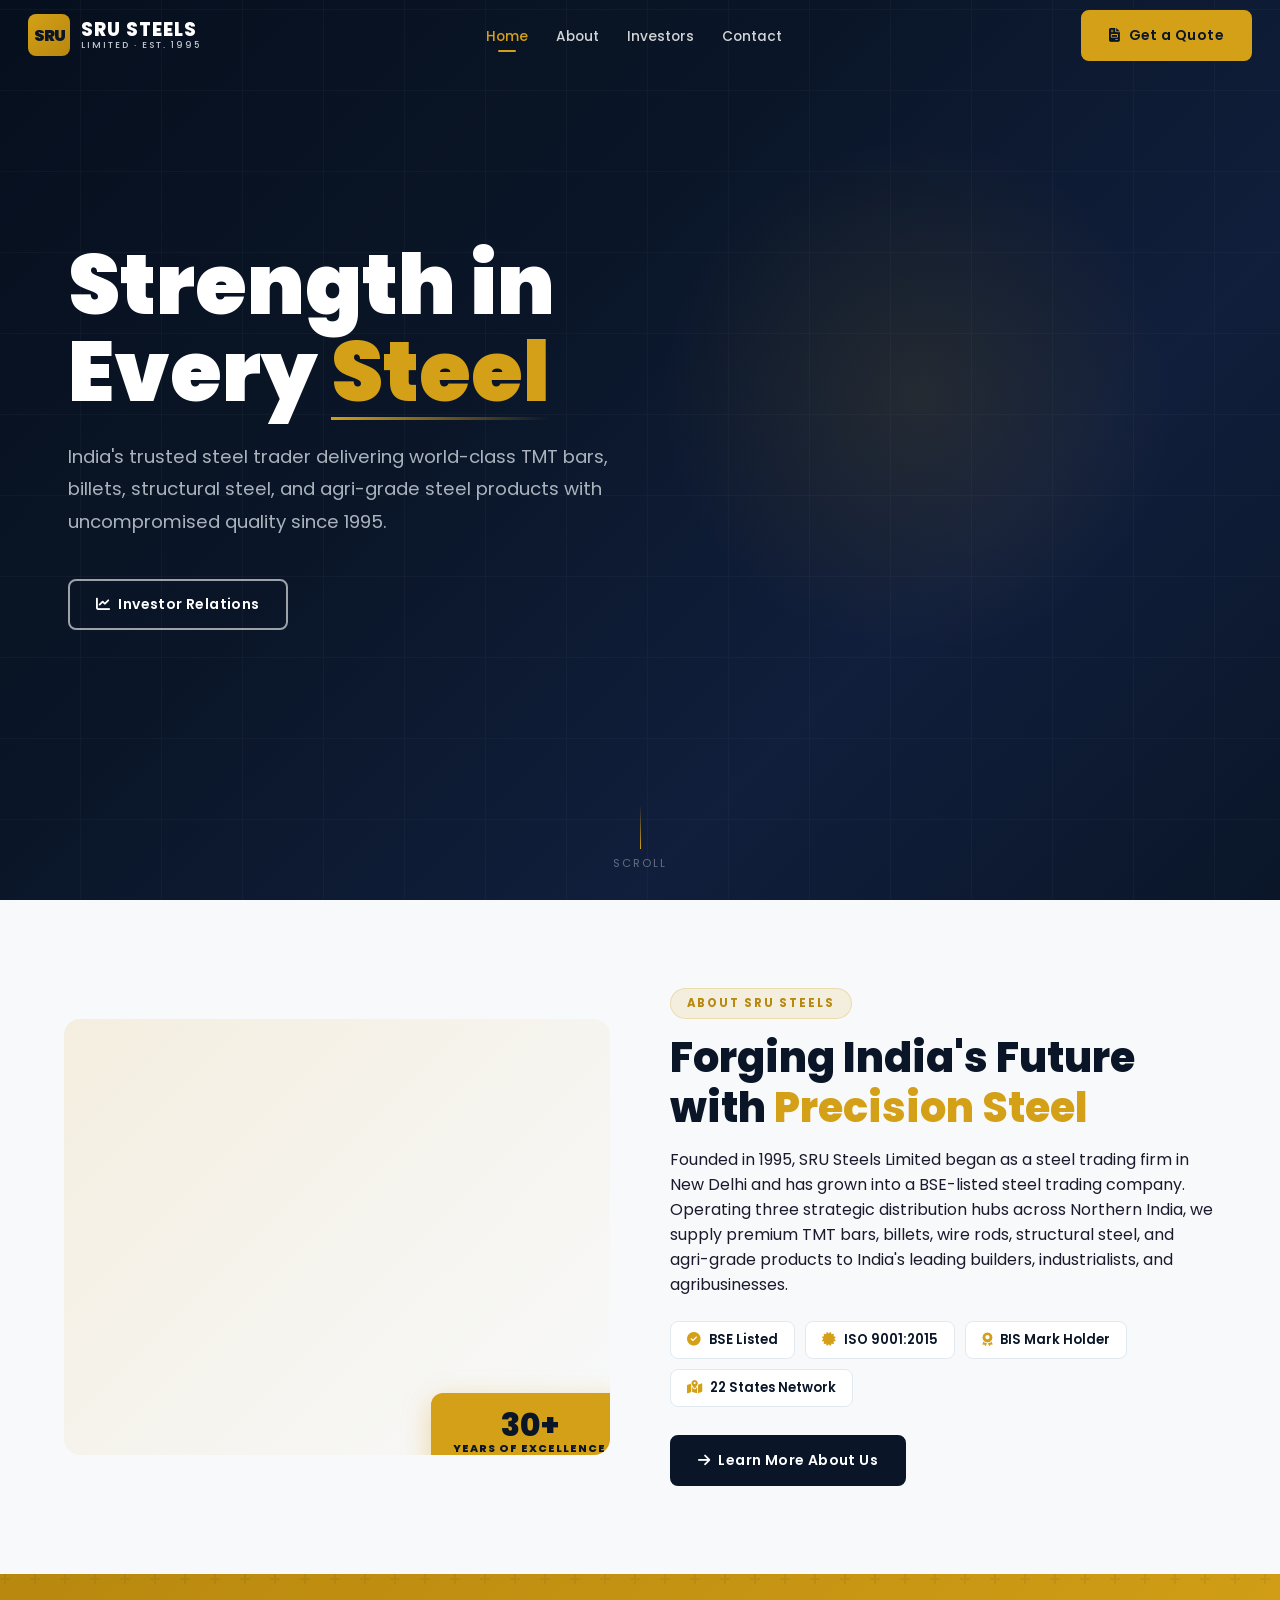
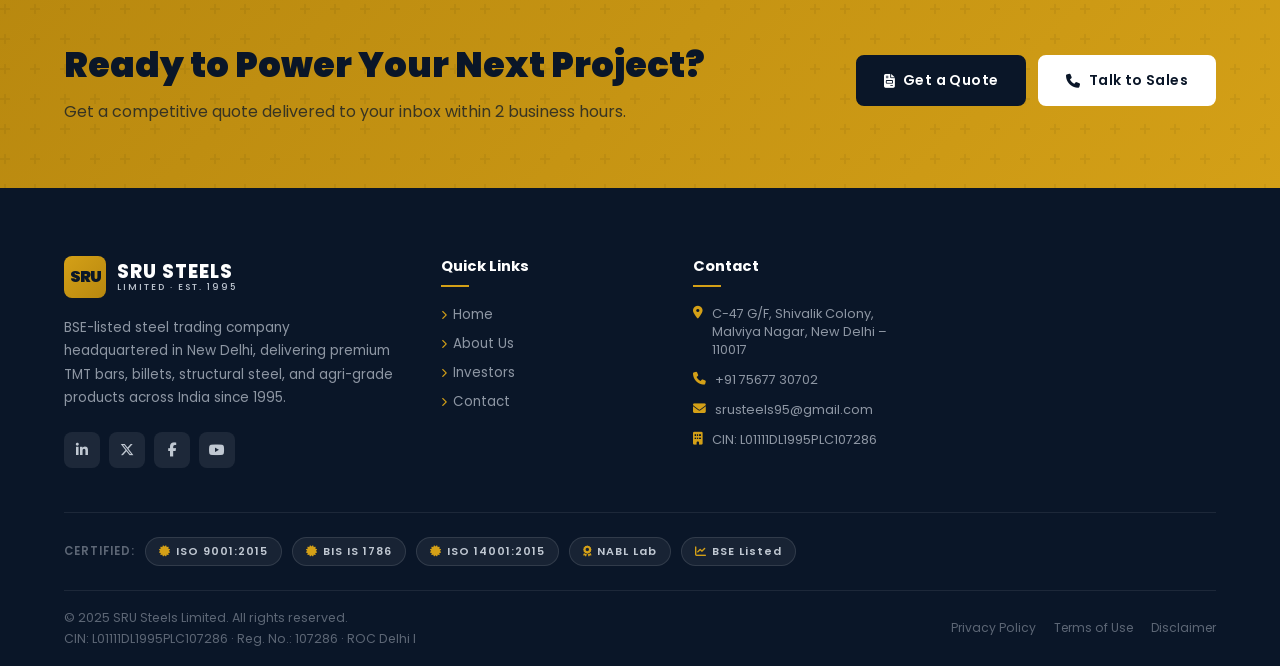
<file: index.html>
<!DOCTYPE html>
<html lang="en">

<head>
  <meta charset="UTF-8">
  <meta name="viewport" content="width=device-width, initial-scale=1.0">
  <title>SRU Steels Limited | Strength in Every Steel</title>
  <link rel="preconnect" href="https://fonts.googleapis.com">
  <link rel="preconnect" href="https://fonts.gstatic.com" crossorigin>
  <link href="https://fonts.googleapis.com/css2?family=Poppins:wght@300;400;500;600;700;800;900&display=swap"
    rel="stylesheet">
  <link rel="stylesheet" href="https://cdnjs.cloudflare.com/ajax/libs/font-awesome/6.5.0/css/all.min.css">
  <link rel="stylesheet" href="css/style.css">
</head>

<body>

  <!-- NAVBAR -->
  <nav id="navbar" class="transparent">
    <div class="nav-inner">
      <a href="index.html" class="logo">
        <div class="logo-mark">SRU</div>
        <div class="logo-text"><span class="logo-name">SRU STEELS</span><span class="logo-tagline">Limited · Est.
            1995</span></div>
      </a>
      <ul class="nav-links">
        <li><a href="index.html" class="active">Home</a></li>
        <li><a href="about.html">About</a></li>
        <li><a href="investors.html">Investors</a></li>
        <li><a href="contact.html">Contact</a></li>
      </ul>
      <a href="#" class="btn btn-primary nav-cta" onclick="openModal()"><i class="fas fa-file-invoice"></i> Get a
        Quote</a>
      <button class="hamburger" id="hamburger"><span></span><span></span><span></span></button>
    </div>
  </nav>
  <div class="mobile-menu" id="mobileMenu">
    <a href="index.html" onclick="closeMobileMenu()">Home</a>
    <a href="about.html" onclick="closeMobileMenu()">About Us</a>
    <a href="investors.html" onclick="closeMobileMenu()">Investors</a>
    <a href="contact.html" onclick="closeMobileMenu()">Contact</a>
    <a href="#" class="btn btn-primary" onclick="openModal();closeMobileMenu()"><i class="fas fa-file-invoice"></i> Get
      a Quote</a>
  </div>

  <!-- HERO -->
  <section id="home-hero">
    <div class="hero-bg"
      style="background:linear-gradient(135deg,rgba(6,14,28,0.88) 0%,rgba(10,22,40,0.80) 40%,rgba(18,32,64,0.83) 70%,rgba(10,22,40,0.88) 100%),url('https://plus.unsplash.com/premium_photo-1664300608028-15bcc4da4996?auto=format&fit=crop&w=1920&q=80') center/cover no-repeat;">
    </div>
    <div class="hero-pattern"></div>
    <div class="hero-glow"></div>
    <div class="hero-content">
      <!-- <div class="hero-eyebrow">
      <span></span>
      BSE Listed &nbsp;·&nbsp; CIN: L01111DL1995PLC107286 &nbsp;·&nbsp; ACTIVE Compliant
    </div> -->
      <h1 class="hero-title">
        Strength in<br>Every <span class="hl">Steel</span>
      </h1>
      <p class="hero-sub">India's trusted steel trader delivering world-class TMT bars, billets, structural steel, and
        agri-grade steel products with uncompromised quality since 1995.</p>
      <div class="hero-btns">
        <a href="investors.html" class="btn btn-outline"><i class="fas fa-chart-line"></i> Investor Relations</a>
      </div>
    </div>
    <div class="hero-scroll">
      <div class="scroll-line"></div><span>SCROLL</span>
    </div>
  </section>


  <!-- ABOUT TEASER -->
  <section id="home-about">
    <div class="container">
      <div class="ha-grid">
        <div class="ha-img-box reveal-l"
          style="background:url('https://images.unsplash.com/photo-1504917595217-d4dc5ebe6122?auto=format&fit=crop&w=900&q=80') center/cover no-repeat;overflow:hidden;">
          <div class="ha-badge"><span>30+</span><small>Years of Excellence</small></div>
        </div>
        <div class="reveal-r">
          <span class="section-tag">About SRU Steels</span>
          <h2 class="section-title">Forging India's Future with <span>Precision Steel</span></h2>
          <p>Founded in 1995, SRU Steels Limited began as a steel trading firm in New Delhi and has grown into a
            BSE-listed steel trading company.</p>
          <p>Operating three strategic distribution hubs across Northern India, we supply premium TMT bars, billets,
            wire rods, structural steel, and agri-grade products to India's leading builders, industrialists, and
            agribusinesses.</p>
          <div class="ha-pills">
            <span class="ha-pill"><i class="fas fa-check-circle"></i> BSE Listed</span>
            <span class="ha-pill"><i class="fas fa-certificate"></i> ISO 9001:2015</span>
            <span class="ha-pill"><i class="fas fa-award"></i> BIS Mark Holder</span>
            <span class="ha-pill"><i class="fas fa-map-location-dot"></i> 22 States Network</span>
          </div>
          <div style="margin-top:28px"><a href="about.html" class="btn btn-navy"><i class="fas fa-arrow-right"></i>
              Learn More About Us</a></div>
        </div>
      </div>
    </div>
  </section>

  <!-- CTA BANNER -->
  <div class="cta-banner">
    <div class="container cta-inner">
      <div class="cta-text">
        <h2>Ready to Power Your Next Project?</h2>
        <p>Get a competitive quote delivered to your inbox within 2 business hours.</p>
      </div>
      <div class="cta-actions">
        <a href="#" class="btn btn-cta-navy" onclick="openModal()"><i class="fas fa-file-invoice"></i> Get a Quote</a>
        <a href="contact.html" class="btn btn-cta-wh"><i class="fas fa-phone"></i> Talk to Sales</a>
      </div>
    </div>
  </div>

  <!-- FOOTER -->
  <footer>
    <div class="container">
      <div class="footer-grid">
        <div class="footer-about">
          <a href="index.html" class="logo">
            <div class="logo-mark">SRU</div>
            <div class="logo-text"><span class="logo-name">SRU STEELS</span><span class="logo-tagline">Limited · Est.
                1995</span></div>
          </a>
          <p>BSE-listed steel trading company headquartered in New Delhi, delivering premium TMT bars, billets,
            structural steel, and agri-grade products across India since 1995.</p>
          <div class="social-links">
            <a href="#" class="social-link"><i class="fab fa-linkedin-in"></i></a>
            <a href="#" class="social-link"><i class="fab fa-x-twitter"></i></a>
            <a href="#" class="social-link"><i class="fab fa-facebook-f"></i></a>
            <a href="#" class="social-link"><i class="fab fa-youtube"></i></a>
          </div>
        </div>
        <div class="footer-col">
          <h4>Quick Links</h4>
          <ul class="f-links">
            <li><a href="index.html"><i class="fas fa-chevron-right"></i> Home</a></li>
            <li><a href="about.html"><i class="fas fa-chevron-right"></i> About Us</a></li>
            <li><a href="investors.html"><i class="fas fa-chevron-right"></i> Investors</a></li>
            <li><a href="contact.html"><i class="fas fa-chevron-right"></i> Contact</a></li>
          </ul>
        </div>
        <div class="footer-col">
          <h4>Contact</h4>
          <ul class="f-contact">
            <li><i class="fas fa-location-dot"></i> C-47 G/F, Shivalik Colony, Malviya Nagar, New Delhi – 110017</li>
            <li><i class="fas fa-phone"></i> +91 75677 30702</li>
            <li><i class="fas fa-envelope"></i> srusteels95@gmail.com</li>
            <li><i class="fas fa-building"></i> CIN: L01111DL1995PLC107286</li>
          </ul>
        </div>
      </div>
      <div class="footer-cert">
        <div class="cert-badges">
          <span
            style="font-size:0.72rem;color:rgba(192,200,210,0.45);font-weight:600;letter-spacing:1px;text-transform:uppercase">Certified:</span>
          <span class="cert-pill"><i class="fas fa-certificate"></i> ISO 9001:2015</span>
          <span class="cert-pill"><i class="fas fa-certificate"></i> BIS IS 1786</span>
          <span class="cert-pill"><i class="fas fa-certificate"></i> ISO 14001:2015</span>
          <span class="cert-pill"><i class="fas fa-award"></i> NABL Lab</span>
          <span class="cert-pill"><i class="fas fa-chart-line"></i> BSE Listed</span>
        </div>
      </div>
      <div class="footer-bottom">
        <div>
          <p>© 2025 SRU Steels Limited. All rights reserved.</p>
          <p class="cin-text">CIN: L01111DL1995PLC107286 · Reg. No.: 107286 · ROC Delhi I</p>
        </div>
        <div class="fb-links"><a href="#">Privacy Policy</a><a href="#">Terms of Use</a><a href="#">Disclaimer</a></div>
      </div>
    </div>
  </footer>

  <!-- QUOTE MODAL -->
  <div class="modal-overlay" id="quoteModal">
    <div class="modal">
      <button class="modal-close" onclick="closeModal()"><i class="fas fa-times"></i></button>
      <span class="section-tag">Quick Enquiry</span>
      <h3 style="font-size:1.4rem;font-weight:800;color:var(--navy);margin-bottom:6px">Get a Quote</h3>
      <p style="font-size:0.83rem;color:var(--text-light);margin-bottom:24px">Our sales team will send a competitive
        quote within 2 hours.</p>
      <form onsubmit="submitQuote(event)">
        <input type="hidden" name="_subject" value="New Quote Request — SRU Steels Website">
        <div class="form-group"><label>Name *</label><input type="text" name="name" placeholder="Your full name"
            required></div>
        <div class="form-group"><label>Phone *</label><input type="tel" name="phone" placeholder="+91 98765 43210"
            required></div>
        <div class="form-group"><label>Product Required</label><select name="product">
            <option>TMT Bars (Fe 500D / Fe 550D)</option>
            <option>Steel Billets</option>
            <option>Wire Rods</option>
            <option>HR Coils / Sheets</option>
            <option>CR Sheets / Coils</option>
            <option>Structural Steel Sections</option>
          </select></div>
        <div class="form-group"><label>Quantity (MT)</label><input type="text" name="quantity" placeholder="e.g. 50 MT">
        </div>
        <button type="submit" class="btn btn-primary form-btn"><i class="fas fa-paper-plane"></i> Request Quote</button>
      </form>
    </div>
  </div>

  <button id="btt"><i class="fas fa-chevron-up"></i></button>
  <script src="js/main.js"></script>
</body>

</html>
</file>
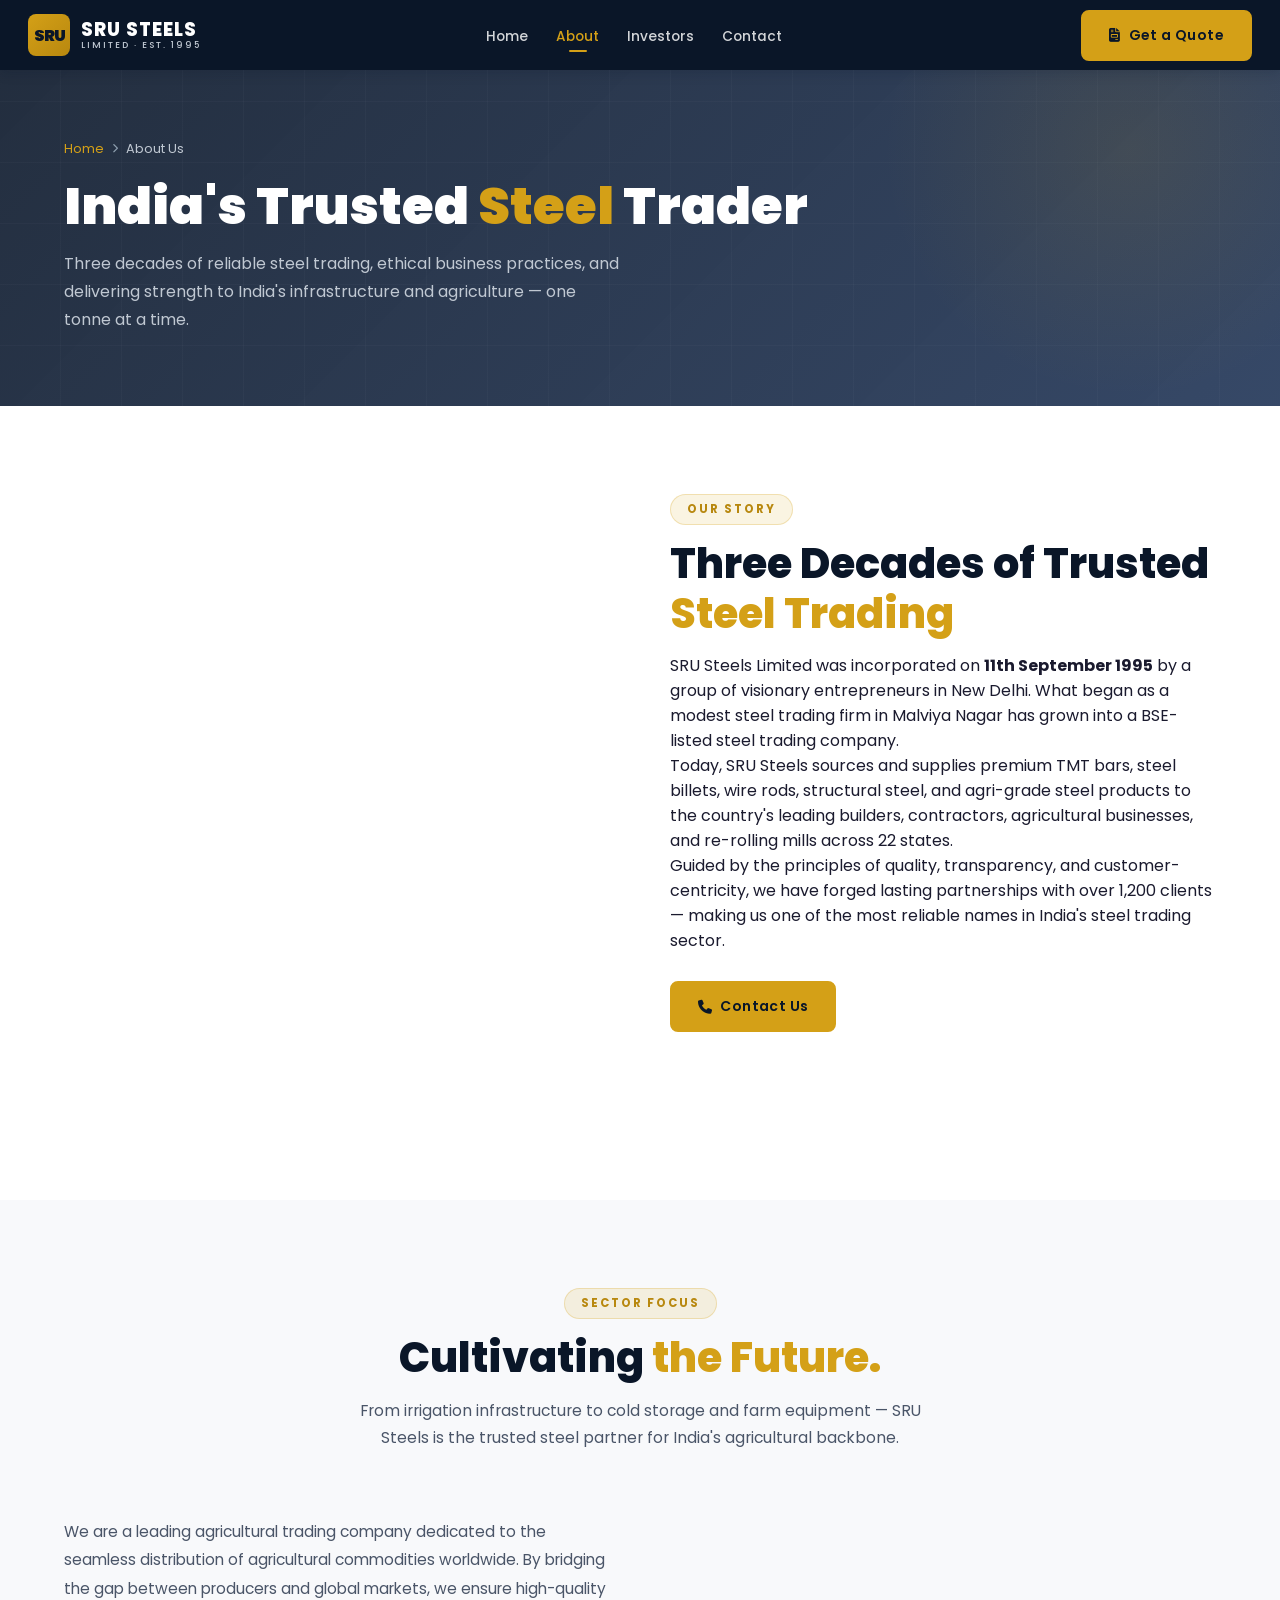
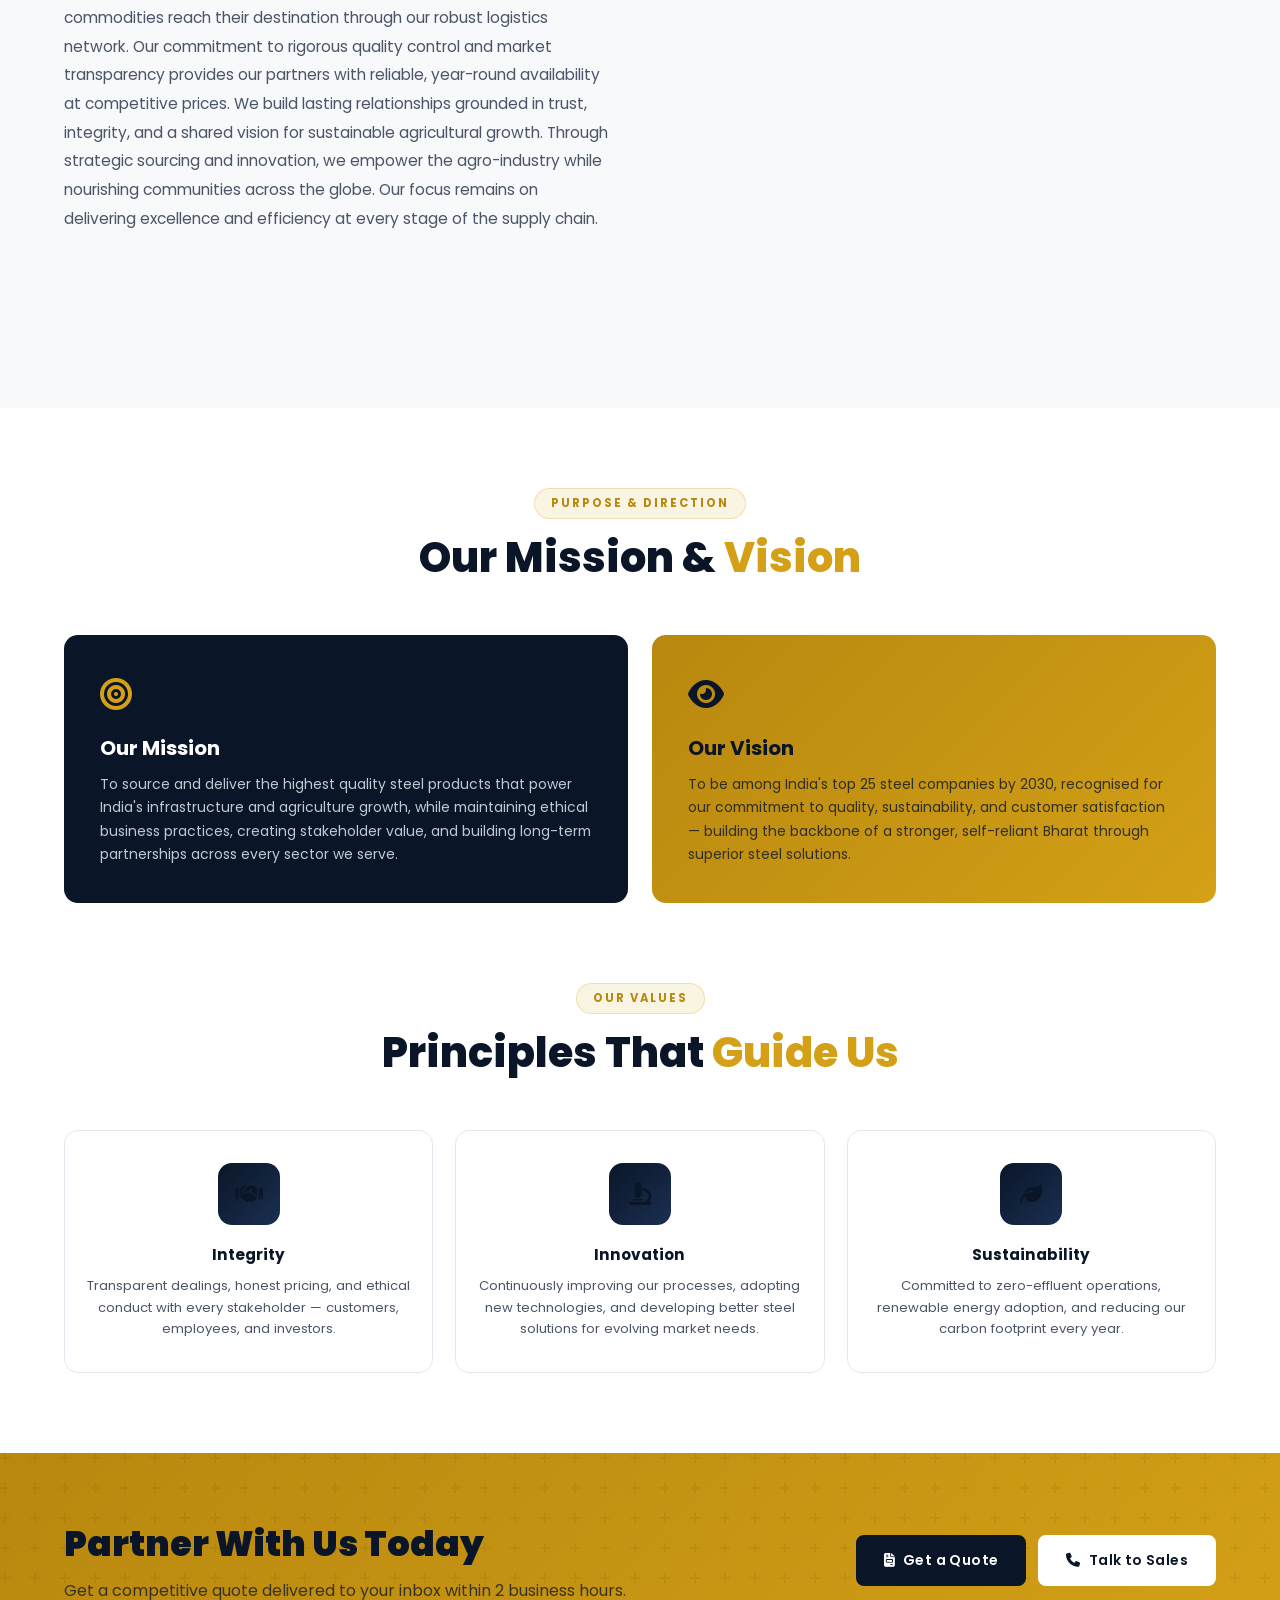
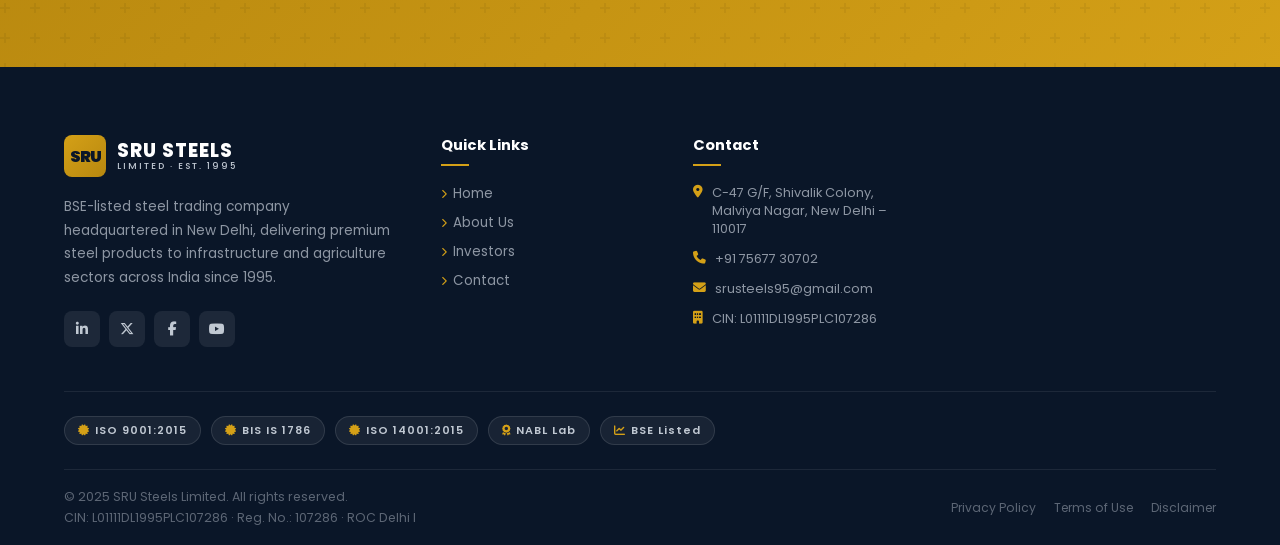
<file: about.html>
<!DOCTYPE html>
<html lang="en">

<head>
  <meta charset="UTF-8">
  <meta name="viewport" content="width=device-width, initial-scale=1.0">
  <title>About Us | SRU Steels Limited</title>
  <link rel="preconnect" href="https://fonts.googleapis.com">
  <link rel="preconnect" href="https://fonts.gstatic.com" crossorigin>
  <link href="https://fonts.googleapis.com/css2?family=Poppins:wght@300;400;500;600;700;800;900&display=swap"
    rel="stylesheet">
  <link rel="stylesheet" href="https://cdnjs.cloudflare.com/ajax/libs/font-awesome/6.5.0/css/all.min.css">
  <link rel="stylesheet" href="css/style.css">
</head>

<body>

  <!-- NAVBAR -->
  <nav id="navbar" class="solid">
    <div class="nav-inner">
      <a href="index.html" class="logo">
        <div class="logo-mark">SRU</div>
        <div class="logo-text"><span class="logo-name">SRU STEELS</span><span class="logo-tagline">Limited · Est.
            1995</span></div>
      </a>
      <ul class="nav-links">
        <li><a href="index.html">Home</a></li>
        <li><a href="about.html" class="active">About</a></li>
        <li><a href="investors.html">Investors</a></li>
        <li><a href="contact.html">Contact</a></li>
      </ul>
      <a href="#" class="btn btn-primary nav-cta" onclick="openModal()"><i class="fas fa-file-invoice"></i> Get a
        Quote</a>
      <button class="hamburger" id="hamburger"><span></span><span></span><span></span></button>
    </div>
  </nav>
  <div class="mobile-menu" id="mobileMenu">
    <a href="index.html" onclick="closeMobileMenu()">Home</a>
    <a href="about.html" onclick="closeMobileMenu()">About Us</a>
    <a href="investors.html" onclick="closeMobileMenu()">Investors</a>
    <a href="contact.html" onclick="closeMobileMenu()">Contact</a>
    <a href="#" class="btn btn-primary" onclick="openModal();closeMobileMenu()"><i class="fas fa-file-invoice"></i> Get
      a Quote</a>
  </div>

  <!-- PAGE HERO -->
  <section class="page-hero"
    style="background:linear-gradient(135deg,rgba(10,22,40,0.90),rgba(26,47,82,0.88)),url('https://images.unsplash.com/photo-1624027492684-327af1fb7559?auto=format&fit=crop&w=1920&q=80') center/cover no-repeat;">
    <div class="page-hero-glow"></div>
    <div class="container page-hero-content">
      <div class="page-hero-breadcrumb">
        <a href="index.html">Home</a><i class="fas fa-chevron-right"></i><span>About Us</span>
      </div>
      <h1>India's Trusted <span>Steel</span> Trader</h1>
      <p>Three decades of reliable steel trading, ethical business practices, and delivering strength to India's
        infrastructure and agriculture — one tonne at a time.</p>
    </div>
  </section>

  <!-- STORY -->
  <section id="about-story">
    <div class="container">
      <div class="as-grid">
        <div class="as-img reveal-l"
          style="background:url('https://plus.unsplash.com/premium_photo-1661932816149-291a447e3022?auto=format&fit=crop&w=900&q=80') center/cover no-repeat;overflow:hidden;min-height:420px;">
        </div>
        <div class="reveal-r">
          <span class="section-tag">Our Story</span>
          <h2 class="section-title">Three Decades of Trusted <span>Steel Trading</span></h2>
          <p>SRU Steels Limited was incorporated on <strong>11th September 1995</strong> by a group of visionary
            entrepreneurs in New Delhi. What began as a modest steel trading firm in Malviya Nagar has grown into a
            BSE-listed steel trading company.</p>
          <p>Today, SRU Steels sources and supplies premium TMT bars, steel billets, wire rods, structural steel, and
            agri-grade steel products to the country's leading builders, contractors, agricultural businesses, and
            re-rolling mills across 22 states.</p>
          <p>Guided by the principles of quality, transparency, and customer-centricity, we have forged lasting
            partnerships with over 1,200 clients — making us one of the most reliable names in India's steel trading
            sector.</p>
          <div style="margin-top:28px;display:flex;gap:14px;flex-wrap:wrap">
            <a href="contact.html" class="btn btn-primary"><i class="fas fa-phone"></i> Contact Us</a>
          </div>
        </div>
      </div>

      <!-- TIMELINE
      <div class="reveal">
        <span class="section-tag">Our Journey</span>
        <h2 class="section-title" style="margin-bottom:36px">Three Decades of <span>Milestones</span></h2>
      </div>
      <div style="display:grid;grid-template-columns:1fr 1fr;gap:48px;align-items:start">
        <div class="timeline reveal-l">
          <div class="tl-item">
            <div class="tl-dot"></div>
            <div class="tl-year">1995</div>
            <div class="tl-title">Company Founded</div>
            <div class="tl-desc">SRU Steels Limited incorporated in New Delhi with initial capital of ₹5 Crores as a
              steel trading and distribution company.</div>
          </div>
          <div class="tl-item">
            <div class="tl-dot"></div>
            <div class="tl-year">2001</div>
            <div class="tl-title">First Distribution Hub</div>
            <div class="tl-desc">Established first dedicated warehouse and distribution hub at Kundli, Haryana —
              significantly expanding sourcing and supply capacity.</div>
          </div>
          <div class="tl-item">
            <div class="tl-dot"></div>
            <div class="tl-year">2007</div>
            <div class="tl-title">BSE Listing</div>
            <div class="tl-desc">Listed on Bombay Stock Exchange under scrip code SRUSTLS. Raised ₹18 Cr via public
              issue to fund capacity expansion.</div>
          </div>
          <div class="tl-item">
            <div class="tl-dot"></div>
            <div class="tl-year">2012</div>
            <div class="tl-title">BIS Certification &amp; ISO 9001</div>
            <div class="tl-desc">Obtained BIS IS 1786 mark for TMT bars and ISO 9001:2008 certification — establishing
              quality as a core differentiator.</div>
          </div>
        </div>
        <div class="timeline reveal-r">
          <div class="tl-item">
            <div class="tl-dot"></div>
            <div class="tl-year">2016</div>
            <div class="tl-title">Rajasthan Network Expansion</div>
            <div class="tl-desc">Opened second distribution depot at Neemrana, Rajasthan — bringing SRU closer to
              agri-belt markets and boosting supply to 80,000 TPA trading volume.</div>
          </div>
          <div class="tl-item">
            <div class="tl-dot"></div>
            <div class="tl-year">2019</div>
            <div class="tl-title">Authorised Capital Enhanced</div>
            <div class="tl-desc">Authorised capital enhanced to ₹62.50 Crores. Reached ₹524 Cr revenue milestone.
              Entered wire rod and HR coil segments.</div>
          </div>
          <div class="tl-item">
            <div class="tl-dot"></div>
            <div class="tl-year">2022</div>
            <div class="tl-title">Agri-Steel Division &amp; Green Operations</div>
            <div class="tl-desc">Launched dedicated Agri-Steel division serving irrigation, cold storage, and farm
              infrastructure sectors. Adopted green logistics and solar-powered warehouses.</div>
          </div>
          <div class="tl-item">
            <div class="tl-dot"></div>
            <div class="tl-year">2025</div>
            <div class="tl-title">₹842 Cr Revenue &amp; New Trade Partnerships</div>
            <div class="tl-desc">Achieved record ₹842 Cr trading revenue in FY25. Expanded agri-steel supply chains
              across Punjab, Haryana, and UP farm belts.</div>
          </div>
        </div> -->
    </div>
    </div>
  </section>

  <!-- AGRICULTURE INDUSTRY -->
  <section id="agri-industry" style="padding:88px 0;background:var(--off-white);">
    <div class="container">
      <div class="section-header reveal">
        <span class="section-tag">Sector Focus</span>
        <h2 class="section-title">Cultivating <span> the Future.</span></h2>
        <p class="section-subtitle">From irrigation infrastructure to cold storage and farm equipment — SRU Steels is
          the trusted steel partner for India's agricultural backbone.</p>
      </div>

      <!-- Intro two-column -->
      <div class="as-grid reveal" style="margin-bottom:56px;">
        <div style="display:flex;flex-direction:column;justify-content:center;">
          <p style="font-size:0.97rem;color:var(--text-mid);line-height:1.85;margin-bottom:16px;">We are a leading
            agricultural trading company dedicated to the seamless distribution of agricultural commodities
            worldwide. By bridging the gap between producers and global markets, we ensure high-quality commodities
            reach their destination through our robust logistics network. Our commitment to rigorous quality control and
            market transparency provides our partners with reliable, year-round availability at competitive prices. We
            build lasting relationships grounded in trust, integrity, and a shared vision for sustainable agricultural
            growth. Through strategic sourcing and innovation, we empower the agro-industry while nourishing communities
            across the globe. Our focus remains on delivering excellence and efficiency at every stage of the supply
            chain.</p>
        </div>
        <div
          style="background:url('https://images.unsplash.com/photo-1625246333195-78d9c38ad449?auto=format&fit=crop&w=900&q=80') center/cover no-repeat;border-radius:16px;min-height:360px;"
          class="reveal-r"></div>
      </div>

      <!-- 4 agri use-case cards -->
      <!-- <div style="display:grid;grid-template-columns:repeat(4,1fr);gap:22px;" class="values-row">
        <div class="wu-card reveal"
          style="background:var(--white);border:1px solid var(--border);transition-delay:0.05s">
          <div class="wu-icon" style="background:linear-gradient(135deg,#0d3320,#1a5c38)"><i class="fas fa-water"></i>
          </div>
          <h4 style="color:var(--navy)">Irrigation Infrastructure</h4>
          <p style="color:var(--text-mid)">MS pipes, HR coils, and structural angles for canals, pump houses, drip
            irrigation networks, and water storage structures across farm belts.</p>
        </div>
        <div class="wu-card reveal"
          style="background:var(--white);border:1px solid var(--border);transition-delay:0.12s">
          <div class="wu-icon" style="background:linear-gradient(135deg,#0d3320,#1a5c38)"><i
              class="fas fa-warehouse"></i></div>
          <h4 style="color:var(--navy)">Cold Storage &amp; Silos</h4>
          <p style="color:var(--text-mid)">Structural steel, galvanized sheets, and I-beams for grain silos, cold chain
            warehouses, and agro-processing facility construction.</p>
        </div>
        <div class="wu-card reveal"
          style="background:var(--white);border:1px solid var(--border);transition-delay:0.2s">
          <div class="wu-icon" style="background:linear-gradient(135deg,#0d3320,#1a5c38)"><i class="fas fa-tractor"></i>
          </div>
          <h4 style="color:var(--navy)">Farm Equipment</h4>
          <p style="color:var(--text-mid)">MS flats, billets, and wire rods sourced for agricultural OEMs manufacturing
            tractors, harvesters, threshers, and irrigation pumps.</p>
        </div>
        <div class="wu-card reveal"
          style="background:var(--white);border:1px solid var(--border);transition-delay:0.28s">
          <div class="wu-icon" style="background:linear-gradient(135deg,#0d3320,#1a5c38)"><i class="fas fa-leaf"></i>
          </div>
          <h4 style="color:var(--navy)">Polyhouse &amp; Greenhouses</h4>
          <p style="color:var(--text-mid)">Galvanized tubes, hollow sections, and GI pipes for modern protected
            cultivation structures, poly-tunnels, and shade-net farms.</p>
        </div>
      </div> -->

    </div>
  </section>

  <!-- MISSION VISION -->
  <section style="padding:80px 0;background:var(--white)">
    <div class="container">
      <div class="section-header reveal">
        <span class="section-tag">Purpose &amp; Direction</span>
        <h2 class="section-title">Our Mission &amp; <span>Vision</span></h2>
      </div>
      <div class="mv-row">
        <div class="mv-card mission reveal-l">
          <div class="mv-card-icon"><i class="fas fa-bullseye"></i></div>
          <h3>Our Mission</h3>
          <p>To source and deliver the highest quality steel products that power India's infrastructure and agriculture
            growth, while maintaining ethical business practices, creating stakeholder value, and building long-term
            partnerships across every sector we serve.</p>
        </div>
        <div class="mv-card vision reveal-r">
          <div class="mv-card-icon"><i class="fas fa-eye"></i></div>
          <h3>Our Vision</h3>
          <p>To be among India's top 25 steel companies by 2030, recognised for our commitment to quality,
            sustainability, and customer satisfaction — building the backbone of a stronger, self-reliant Bharat through
            superior steel solutions.</p>
        </div>
      </div>

      <!-- VALUES -->
      <div class="section-header reveal">
        <span class="section-tag">Our Values</span>
        <h2 class="section-title">Principles That <span>Guide Us</span></h2>
      </div>
      <div style="display:grid;grid-template-columns:repeat(3,1fr);gap:22px" class="values-row">
        <div class="wu-card reveal"
          style="background:var(--white);border:1px solid var(--border);transition-delay:0.05s">
          <div class="wu-icon" style="background:linear-gradient(135deg,#0A1628,#1a2f52)"><i
              class="fas fa-handshake"></i></div>
          <h4 style="color:var(--navy)">Integrity</h4>
          <p style="color:var(--text-mid)">Transparent dealings, honest pricing, and ethical conduct with every
            stakeholder — customers, employees, and investors.</p>
        </div>
        <div class="wu-card reveal"
          style="background:var(--white);border:1px solid var(--border);transition-delay:0.12s">
          <div class="wu-icon" style="background:linear-gradient(135deg,#0A1628,#1a2f52)"><i
              class="fas fa-microscope"></i></div>
          <h4 style="color:var(--navy)">Innovation</h4>
          <p style="color:var(--text-mid)">Continuously improving our processes, adopting new technologies, and
            developing better steel solutions for evolving market needs.</p>
        </div>
        <div class="wu-card reveal"
          style="background:var(--white);border:1px solid var(--border);transition-delay:0.2s">
          <div class="wu-icon" style="background:linear-gradient(135deg,#0A1628,#1a2f52)"><i class="fas fa-leaf"></i>
          </div>
          <h4 style="color:var(--navy)">Sustainability</h4>
          <p style="color:var(--text-mid)">Committed to zero-effluent operations, renewable energy adoption, and
            reducing our carbon footprint every year.</p>
        </div>
      </div>
    </div>
  </section>


  <!-- CTA -->
  <div class="cta-banner">
    <div class="container cta-inner">
      <div class="cta-text">
        <h2>Partner With Us Today</h2>
        <p>Get a competitive quote delivered to your inbox within 2 business hours.</p>
      </div>
      <div class="cta-actions">
        <a href="#" class="btn btn-cta-navy" onclick="openModal()"><i class="fas fa-file-invoice"></i> Get a Quote</a>
        <a href="contact.html" class="btn btn-cta-wh"><i class="fas fa-phone"></i> Talk to Sales</a>
      </div>
    </div>
  </div>

  <!-- FOOTER -->
  <footer>
    <div class="container">
      <div class="footer-grid">
        <div class="footer-about">
          <a href="index.html" class="logo">
            <div class="logo-mark">SRU</div>
            <div class="logo-text"><span class="logo-name">SRU STEELS</span><span class="logo-tagline">Limited · Est.
                1995</span></div>
          </a>
          <p>BSE-listed steel trading company headquartered in New Delhi, delivering premium steel products to
            infrastructure and agriculture sectors across India since 1995.</p>
          <div class="social-links"><a href="#" class="social-link"><i class="fab fa-linkedin-in"></i></a><a href="#"
              class="social-link"><i class="fab fa-x-twitter"></i></a><a href="#" class="social-link"><i
                class="fab fa-facebook-f"></i></a><a href="#" class="social-link"><i class="fab fa-youtube"></i></a>
          </div>
        </div>
        <div class="footer-col">
          <h4>Quick Links</h4>
          <ul class="f-links">
            <li><a href="index.html"><i class="fas fa-chevron-right"></i> Home</a></li>
            <li><a href="about.html"><i class="fas fa-chevron-right"></i> About Us</a></li>
            <li><a href="investors.html"><i class="fas fa-chevron-right"></i> Investors</a></li>
            <li><a href="contact.html"><i class="fas fa-chevron-right"></i> Contact</a></li>
          </ul>
        </div>
        <div class="footer-col">
          <h4>Contact</h4>
          <ul class="f-contact">
            <li><i class="fas fa-location-dot"></i> C-47 G/F, Shivalik Colony, Malviya Nagar, New Delhi – 110017</li>
            <li><i class="fas fa-phone"></i> +91 75677 30702</li>
            <li><i class="fas fa-envelope"></i> srusteels95@gmail.com</li>
            <li><i class="fas fa-building"></i> CIN: L01111DL1995PLC107286</li>
          </ul>
        </div>
      </div>
      <div class="footer-cert">
        <div class="cert-badges"><span class="cert-pill"><i class="fas fa-certificate"></i> ISO 9001:2015</span><span
            class="cert-pill"><i class="fas fa-certificate"></i> BIS IS 1786</span><span class="cert-pill"><i
              class="fas fa-certificate"></i> ISO 14001:2015</span><span class="cert-pill"><i class="fas fa-award"></i>
            NABL Lab</span><span class="cert-pill"><i class="fas fa-chart-line"></i> BSE Listed</span></div>
      </div>
      <div class="footer-bottom">
        <div>
          <p>© 2025 SRU Steels Limited. All rights reserved.</p>
          <p class="cin-text">CIN: L01111DL1995PLC107286 · Reg. No.: 107286 · ROC Delhi I</p>
        </div>
        <div class="fb-links"><a href="#">Privacy Policy</a><a href="#">Terms of Use</a><a href="#">Disclaimer</a></div>
      </div>
    </div>
  </footer>

  <div class="modal-overlay" id="quoteModal">
    <div class="modal"><button class="modal-close" onclick="closeModal()"><i class="fas fa-times"></i></button><span
        class="section-tag">Quick Enquiry</span>
      <h3 style="font-size:1.4rem;font-weight:800;color:var(--navy);margin-bottom:6px">Get a Quote</h3>
      <p style="font-size:0.83rem;color:var(--text-light);margin-bottom:24px">Our sales team will respond within 2
        hours.</p>
      <form onsubmit="submitQuote(event)"><input type="hidden" name="_subject"
          value="New Quote Request — SRU Steels Website">
        <div class="form-group"><label>Name *</label><input type="text" name="name" placeholder="Your full name"
            required></div>
        <div class="form-group"><label>Phone *</label><input type="tel" name="phone" placeholder="+91 98765 43210"
            required></div>
        <div class="form-group"><label>Product Required</label><select name="product">
            <option>TMT Bars</option>
            <option>Steel Billets</option>
            <option>Wire Rods</option>
            <option>HR Coils / Sheets</option>
            <option>CR Sheets / Coils</option>
            <option>Structural Steel</option>
          </select></div>
        <div class="form-group"><label>Quantity (MT)</label><input type="text" name="quantity" placeholder="e.g. 50 MT">
        </div><button type="submit" class="btn btn-primary form-btn"><i class="fas fa-paper-plane"></i> Request
          Quote</button>
      </form>
    </div>
  </div>
  <button id="btt"><i class="fas fa-chevron-up"></i></button>
  <script src="js/main.js"></script>
</body>

</html>
</file>
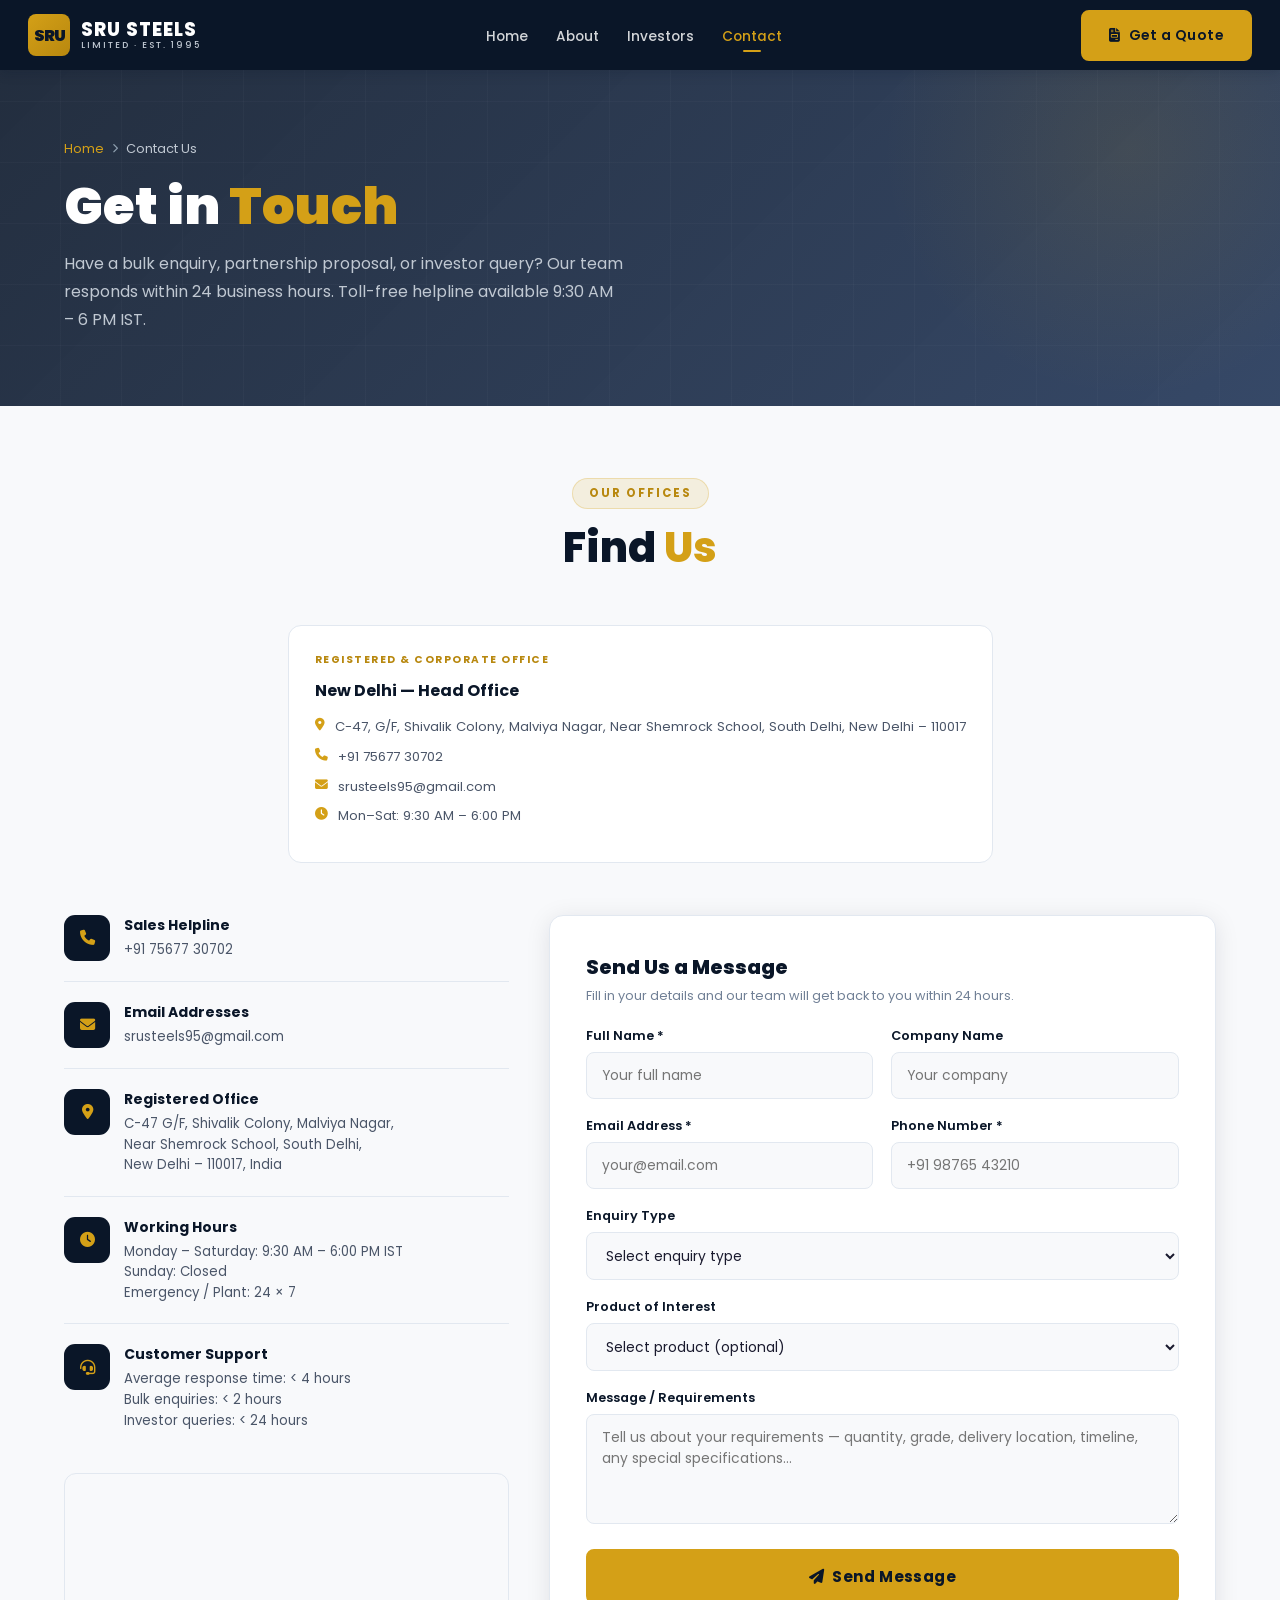
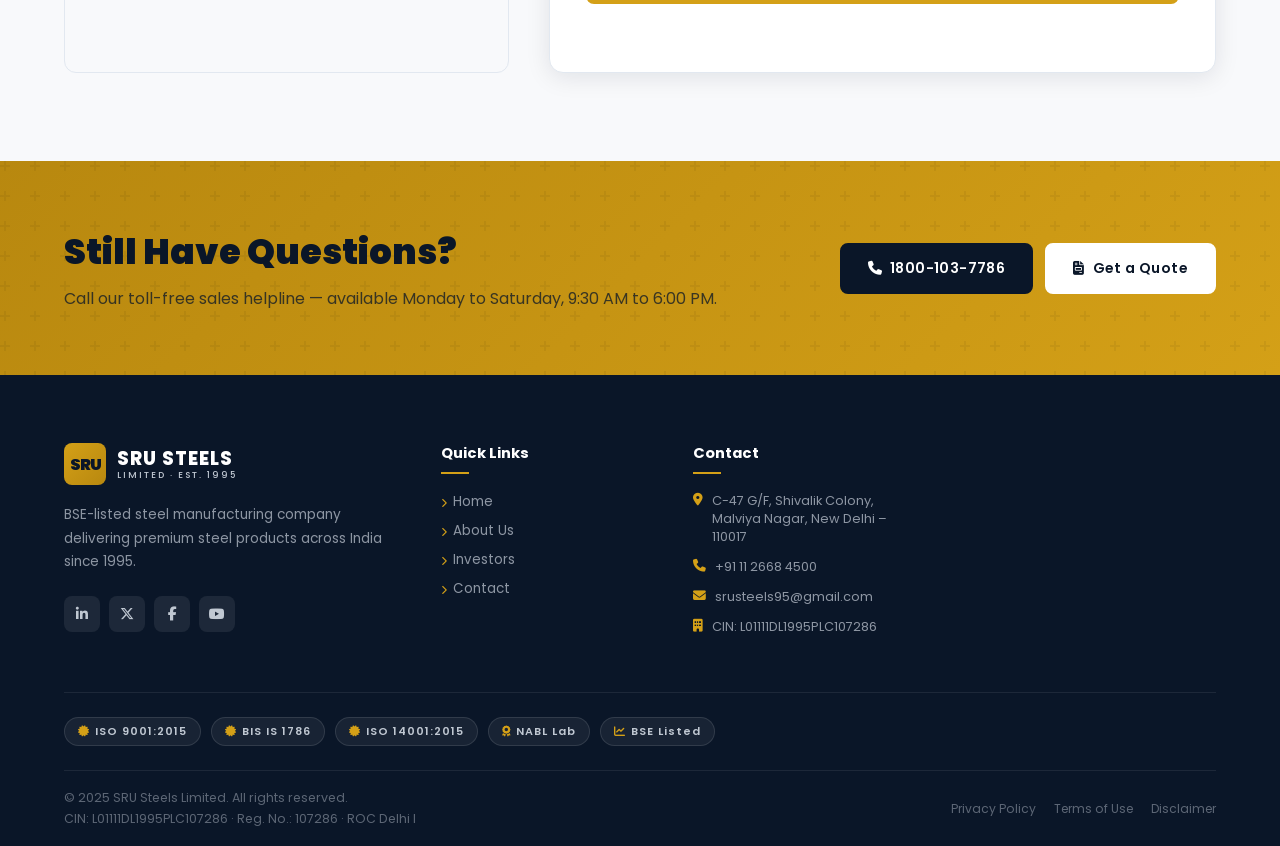
<file: contact.html>
<!DOCTYPE html>
<html lang="en">

<head>
  <meta charset="UTF-8">
  <meta name="viewport" content="width=device-width, initial-scale=1.0">
  <title>Contact Us | SRU Steels Limited</title>
  <link rel="preconnect" href="https://fonts.googleapis.com">
  <link rel="preconnect" href="https://fonts.gstatic.com" crossorigin>
  <link href="https://fonts.googleapis.com/css2?family=Poppins:wght@300;400;500;600;700;800;900&display=swap"
    rel="stylesheet">
  <link rel="stylesheet" href="https://cdnjs.cloudflare.com/ajax/libs/font-awesome/6.5.0/css/all.min.css">
  <link rel="stylesheet" href="css/style.css">
</head>

<body>

  <!-- NAVBAR -->
  <nav id="navbar" class="solid">
    <div class="nav-inner">
      <a href="index.html" class="logo">
        <div class="logo-mark">SRU</div>
        <div class="logo-text"><span class="logo-name">SRU STEELS</span><span class="logo-tagline">Limited · Est.
            1995</span></div>
      </a>
      <ul class="nav-links">
        <li><a href="index.html">Home</a></li>
        <li><a href="about.html">About</a></li>
        <li><a href="investors.html">Investors</a></li>
        <li><a href="contact.html" class="active">Contact</a></li>
      </ul>
      <a href="#" class="btn btn-primary nav-cta" onclick="openModal()"><i class="fas fa-file-invoice"></i> Get a
        Quote</a>
      <button class="hamburger" id="hamburger"><span></span><span></span><span></span></button>
    </div>
  </nav>
  <div class="mobile-menu" id="mobileMenu">
    <a href="index.html" onclick="closeMobileMenu()">Home</a>
    <a href="about.html" onclick="closeMobileMenu()">About Us</a>
    <a href="investors.html" onclick="closeMobileMenu()">Investors</a>
    <a href="contact.html" onclick="closeMobileMenu()">Contact</a>
    <a href="#" class="btn btn-primary" onclick="openModal();closeMobileMenu()"><i class="fas fa-file-invoice"></i> Get
      a Quote</a>
  </div>

  <!-- PAGE HERO -->
  <section class="page-hero"
    style="background:linear-gradient(135deg,rgba(10,22,40,0.90),rgba(26,47,82,0.88)),url('https://images.unsplash.com/photo-1624027492684-327af1fb7559?auto=format&fit=crop&w=1920&q=80') center/cover no-repeat;">
    <div class="page-hero-glow"></div>
    <div class="container page-hero-content">
      <div class="page-hero-breadcrumb">
        <a href="index.html">Home</a><i class="fas fa-chevron-right"></i><span>Contact Us</span>
      </div>
      <h1>Get in <span>Touch</span></h1>
      <p>Have a bulk enquiry, partnership proposal, or investor query? Our team responds within 24 business hours.
        Toll-free helpline available 9:30 AM – 6 PM IST.</p>
    </div>
  </section>

  <!-- OFFICES -->
  <section id="contact-page">
    <div class="container">

      <div class="section-header reveal">
        <span class="section-tag">Our Offices</span>
        <h2 class="section-title">Find <span>Us</span></h2>
      </div>
      <div class="offices-row" style="display: flex; justify-content: center">
        <div class="office-card reveal" style="transition-delay:0.05s;">
          <div class="office-tag">Registered &amp; Corporate Office</div>
          <div class="office-name">New Delhi — Head Office</div>
          <div class="office-detail"><i class="fas fa-location-dot"></i>C-47, G/F, Shivalik Colony, Malviya Nagar, Near
            Shemrock School, South Delhi, New Delhi – 110017</div>
          <div class="office-detail"><i class="fas fa-phone"></i>+91 75677 30702</div>
          <div class="office-detail"><i class="fas fa-envelope"></i>srusteels95@gmail.com</div>
          <div class="office-detail"><i class="fas fa-clock"></i>Mon–Sat: 9:30 AM – 6:00 PM</div>
        </div>
        <!-- <div class="office-card reveal" style="transition-delay:0.12s">
        <div class="office-tag">Plant &amp; Works Office — Haryana</div>
        <div class="office-name">Kundli Plant, Haryana</div>
        <div class="office-detail"><i class="fas fa-location-dot"></i>Industrial Model Township, Kundli, Sonepat, Haryana – 131028</div>
        <div class="office-detail"><i class="fas fa-phone"></i>+91 130 2243 000</div>
        <div class="office-detail"><i class="fas fa-envelope"></i>plant.kundli@srusteels.com</div>
        <div class="office-detail"><i class="fas fa-clock"></i>Mon–Sat: 8:00 AM – 5:00 PM</div>
      </div>
      <div class="office-card reveal" style="transition-delay:0.2s">
        <div class="office-tag">Plant &amp; Works Office — Rajasthan</div>
        <div class="office-name">Neemrana Plant, Rajasthan</div>
        <div class="office-detail"><i class="fas fa-location-dot"></i>RIICO Industrial Area, Neemrana, Alwar, Rajasthan – 301705</div>
        <div class="office-detail"><i class="fas fa-phone"></i>+91 146 2243 100</div>
        <div class="office-detail"><i class="fas fa-envelope"></i>plant.neemrana@srusteels.com</div>
        <div class="office-detail"><i class="fas fa-clock"></i>Mon–Sat: 8:00 AM – 5:00 PM</div>
      </div> -->
      </div>

      <!-- CONTACT MAIN -->
      <div class="contact-main">
        <div class="contact-info-col reveal-l">
          <div class="ci-item">
            <div class="ci-icon"><i class="fas fa-phone"></i></div>
            <div>
              <div class="ci-title">Sales Helpline</div>
              <div class="ci-val">+91 75677 30702</div>
            </div>
          </div>
          <div class="ci-item">
            <div class="ci-icon"><i class="fas fa-envelope"></i></div>
            <div>
              <div class="ci-title">Email Addresses</div>
              <div class="ci-val">srusteels95@gmail.com</div>
            </div>
          </div>
          <div class="ci-item">
            <div class="ci-icon"><i class="fas fa-location-dot"></i></div>
            <div>
              <div class="ci-title">Registered Office</div>
              <div class="ci-val">C-47 G/F, Shivalik Colony, Malviya Nagar,<br>Near Shemrock School, South Delhi,<br>New
                Delhi – 110017, India</div>
            </div>
          </div>
          <div class="ci-item">
            <div class="ci-icon"><i class="fas fa-clock"></i></div>
            <div>
              <div class="ci-title">Working Hours</div>
              <div class="ci-val">Monday – Saturday: 9:30 AM – 6:00 PM IST<br>Sunday: Closed<br>Emergency / Plant: 24 ×
                7</div>
            </div>
          </div>
          <div class="ci-item" style="border:none">
            <div class="ci-icon"><i class="fas fa-headset"></i></div>
            <div>
              <div class="ci-title">Customer Support</div>
              <div class="ci-val">Average response time: &lt; 4 hours<br>Bulk enquiries: &lt; 2 hours<br>Investor
                queries: &lt; 24 hours</div>
            </div>
          </div>
          <div class="map-wrap">
            <iframe
              src="https://www.google.com/maps/embed?pb=!1m18!1m12!1m3!1d3505.0!2d77.2066!3d28.5244!2m3!1f0!2f0!3f0!3m2!1i1024!2i768!4f13.1!3m3!1m2!1s0x0%3A0x0!2sMalviya+Nagar%2C+New+Delhi!5e0!3m2!1sen!2sin!4v1"
              allowfullscreen="" loading="lazy" referrerpolicy="no-referrer-when-downgrade"></iframe>
          </div>
        </div>

        <div class="contact-form-wrap reveal-r">
          <h3 style="font-size:1.25rem;font-weight:800;color:var(--navy);margin-bottom:5px">Send Us a Message</h3>
          <p style="font-size:0.8rem;color:var(--text-light);margin-bottom:22px">Fill in your details and our team will
            get back to you within 24 hours.</p>
          <form id="contactForm" onsubmit="submitContact(event)">
            <input type="hidden" name="_subject" value="New Contact — SRU Steels Website">
            <div class="form-row">
              <div class="form-group"><label>Full Name *</label><input type="text" name="name"
                  placeholder="Your full name" required></div>
              <div class="form-group"><label>Company Name</label><input type="text" name="company"
                  placeholder="Your company"></div>
            </div>
            <div class="form-row">
              <div class="form-group"><label>Email Address *</label><input type="email" name="email"
                  placeholder="your@email.com" required></div>
              <div class="form-group"><label>Phone Number *</label><input type="tel" name="phone"
                  placeholder="+91 98765 43210" required></div>
            </div>
            <div class="form-group">
              <label>Enquiry Type</label>
              <select name="enquiry_type">
                <option value="">Select enquiry type</option>
                <option>Product Enquiry / Bulk Order</option>
                <option>Investor / Shareholder Query</option>
                <option>Dealership / Distribution Partnership</option>
                <option>Plant Visit / Factory Tour</option>
                <option>Careers &amp; Recruitment</option>
                <option>Media / Press</option>
                <option>Other</option>
              </select>
            </div>
            <div class="form-group">
              <label>Product of Interest</label>
              <select name="product">
                <option value="">Select product (optional)</option>
                <option>TMT Bars (Fe 500D)</option>
                <option>TMT Bars (Fe 550D)</option>
                <option>Steel Billets</option>
                <option>Wire Rods</option>
                <option>HR Coils / Sheets</option>
                <option>CR Sheets / Coils</option>
                <option>Galvanized Coils</option>
                <option>Structural Steel (Angles, Channels, Beams)</option>
                <option>Seamless Steel Pipes</option>
                <option>Custom Fabrication</option>
              </select>
            </div>
            <div class="form-group">
              <label>Message / Requirements</label>
              <textarea name="message"
                placeholder="Tell us about your requirements — quantity, grade, delivery location, timeline, any special specifications..."></textarea>
            </div>
            <button type="submit" class="btn btn-primary form-btn"><i class="fas fa-paper-plane"></i> Send
              Message</button>
            <div class="form-success" id="formSuccess"><i class="fas fa-check-circle"></i> Thank you! We've received
              your message and will respond within 24 hours.</div>
          </form>
        </div>
      </div>
    </div>
  </section>

  <!-- CTA -->
  <div class="cta-banner">
    <div class="container cta-inner">
      <div class="cta-text">
        <h2>Still Have Questions?</h2>
        <p>Call our toll-free sales helpline — available Monday to Saturday, 9:30 AM to 6:00 PM.</p>
      </div>
      <div class="cta-actions">
        <a href="tel:18001037786" class="btn btn-cta-navy"><i class="fas fa-phone"></i> 1800-103-7786</a>
        <a href="#" class="btn btn-cta-wh" onclick="openModal()"><i class="fas fa-file-invoice"></i> Get a Quote</a>
      </div>
    </div>
  </div>

  <!-- FOOTER -->
  <footer>
    <div class="container">
      <div class="footer-grid">
        <div class="footer-about"><a href="index.html" class="logo">
            <div class="logo-mark">SRU</div>
            <div class="logo-text"><span class="logo-name">SRU STEELS</span><span class="logo-tagline">Limited · Est.
                1995</span></div>
          </a>
          <p>BSE-listed steel manufacturing company delivering premium steel products across India since 1995.</p>
          <div class="social-links"><a href="#" class="social-link"><i class="fab fa-linkedin-in"></i></a><a href="#"
              class="social-link"><i class="fab fa-x-twitter"></i></a><a href="#" class="social-link"><i
                class="fab fa-facebook-f"></i></a><a href="#" class="social-link"><i class="fab fa-youtube"></i></a>
          </div>
        </div>
        <div class="footer-col">
          <h4>Quick Links</h4>
          <ul class="f-links">
            <li><a href="index.html"><i class="fas fa-chevron-right"></i> Home</a></li>
            <li><a href="about.html"><i class="fas fa-chevron-right"></i> About Us</a></li>
            <li><a href="investors.html"><i class="fas fa-chevron-right"></i> Investors</a></li>
            <li><a href="contact.html"><i class="fas fa-chevron-right"></i> Contact</a></li>
          </ul>
        </div>
        <div class="footer-col">
          <h4>Contact</h4>
          <ul class="f-contact">
            <li><i class="fas fa-location-dot"></i> C-47 G/F, Shivalik Colony, Malviya Nagar, New Delhi – 110017</li>
            <li><i class="fas fa-phone"></i> +91 11 2668 4500</li>
            <li><i class="fas fa-envelope"></i> srusteels95@gmail.com</li>
            <li><i class="fas fa-building"></i> CIN: L01111DL1995PLC107286</li>
          </ul>
        </div>
      </div>
      <div class="footer-cert">
        <div class="cert-badges"><span class="cert-pill"><i class="fas fa-certificate"></i> ISO 9001:2015</span><span
            class="cert-pill"><i class="fas fa-certificate"></i> BIS IS 1786</span><span class="cert-pill"><i
              class="fas fa-certificate"></i> ISO 14001:2015</span><span class="cert-pill"><i class="fas fa-award"></i>
            NABL Lab</span><span class="cert-pill"><i class="fas fa-chart-line"></i> BSE Listed</span></div>
      </div>
      <div class="footer-bottom">
        <div>
          <p>© 2025 SRU Steels Limited. All rights reserved.</p>
          <p class="cin-text">CIN: L01111DL1995PLC107286 · Reg. No.: 107286 · ROC Delhi I</p>
        </div>
        <div class="fb-links"><a href="#">Privacy Policy</a><a href="#">Terms of Use</a><a href="#">Disclaimer</a></div>
      </div>
    </div>
  </footer>
  <div class="modal-overlay" id="quoteModal">
    <div class="modal"><button class="modal-close" onclick="closeModal()"><i class="fas fa-times"></i></button><span
        class="section-tag">Quick Enquiry</span>
      <h3 style="font-size:1.4rem;font-weight:800;color:var(--navy);margin-bottom:6px">Get a Quote</h3>
      <p style="font-size:0.83rem;color:var(--text-light);margin-bottom:24px">Our sales team will respond within 2
        hours.</p>
      <form onsubmit="submitQuote(event)"><input type="hidden" name="_subject"
          value="New Quote Request — SRU Steels Website">
        <div class="form-group"><label>Name *</label><input type="text" name="name" placeholder="Your full name"
            required></div>
        <div class="form-group"><label>Phone *</label><input type="tel" name="phone" placeholder="+91 98765 43210"
            required></div>
        <div class="form-group"><label>Product Required</label><select name="product">
            <option>TMT Bars</option>
            <option>Steel Billets</option>
            <option>Wire Rods</option>
            <option>HR Coils</option>
            <option>Structural Steel</option>
          </select></div>
        <div class="form-group"><label>Quantity (MT)</label><input type="text" name="quantity" placeholder="e.g. 50 MT">
        </div><button type="submit" class="btn btn-primary form-btn"><i class="fas fa-paper-plane"></i> Request
          Quote</button>
      </form>
    </div>
  </div>
  <button id="btt"><i class="fas fa-chevron-up"></i></button>
  <script src="js/main.js"></script>
</body>

</html>
</file>
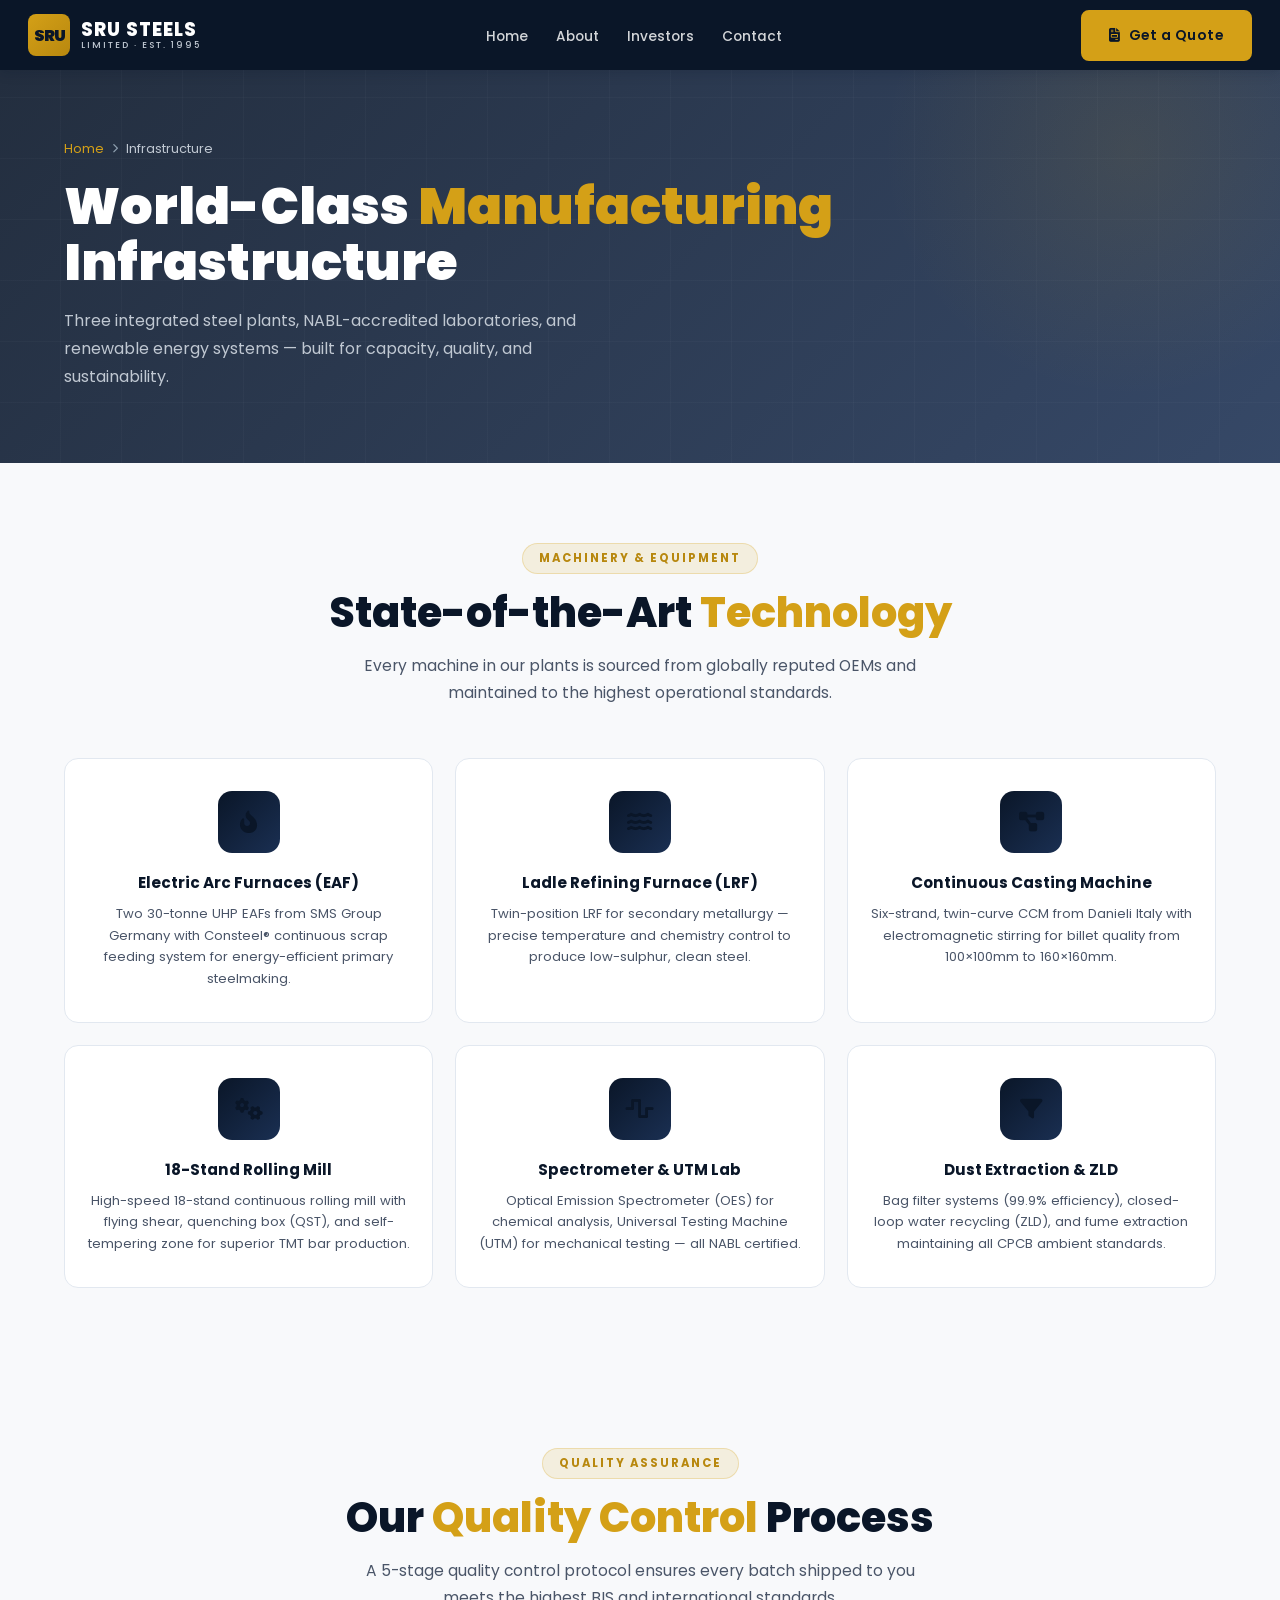
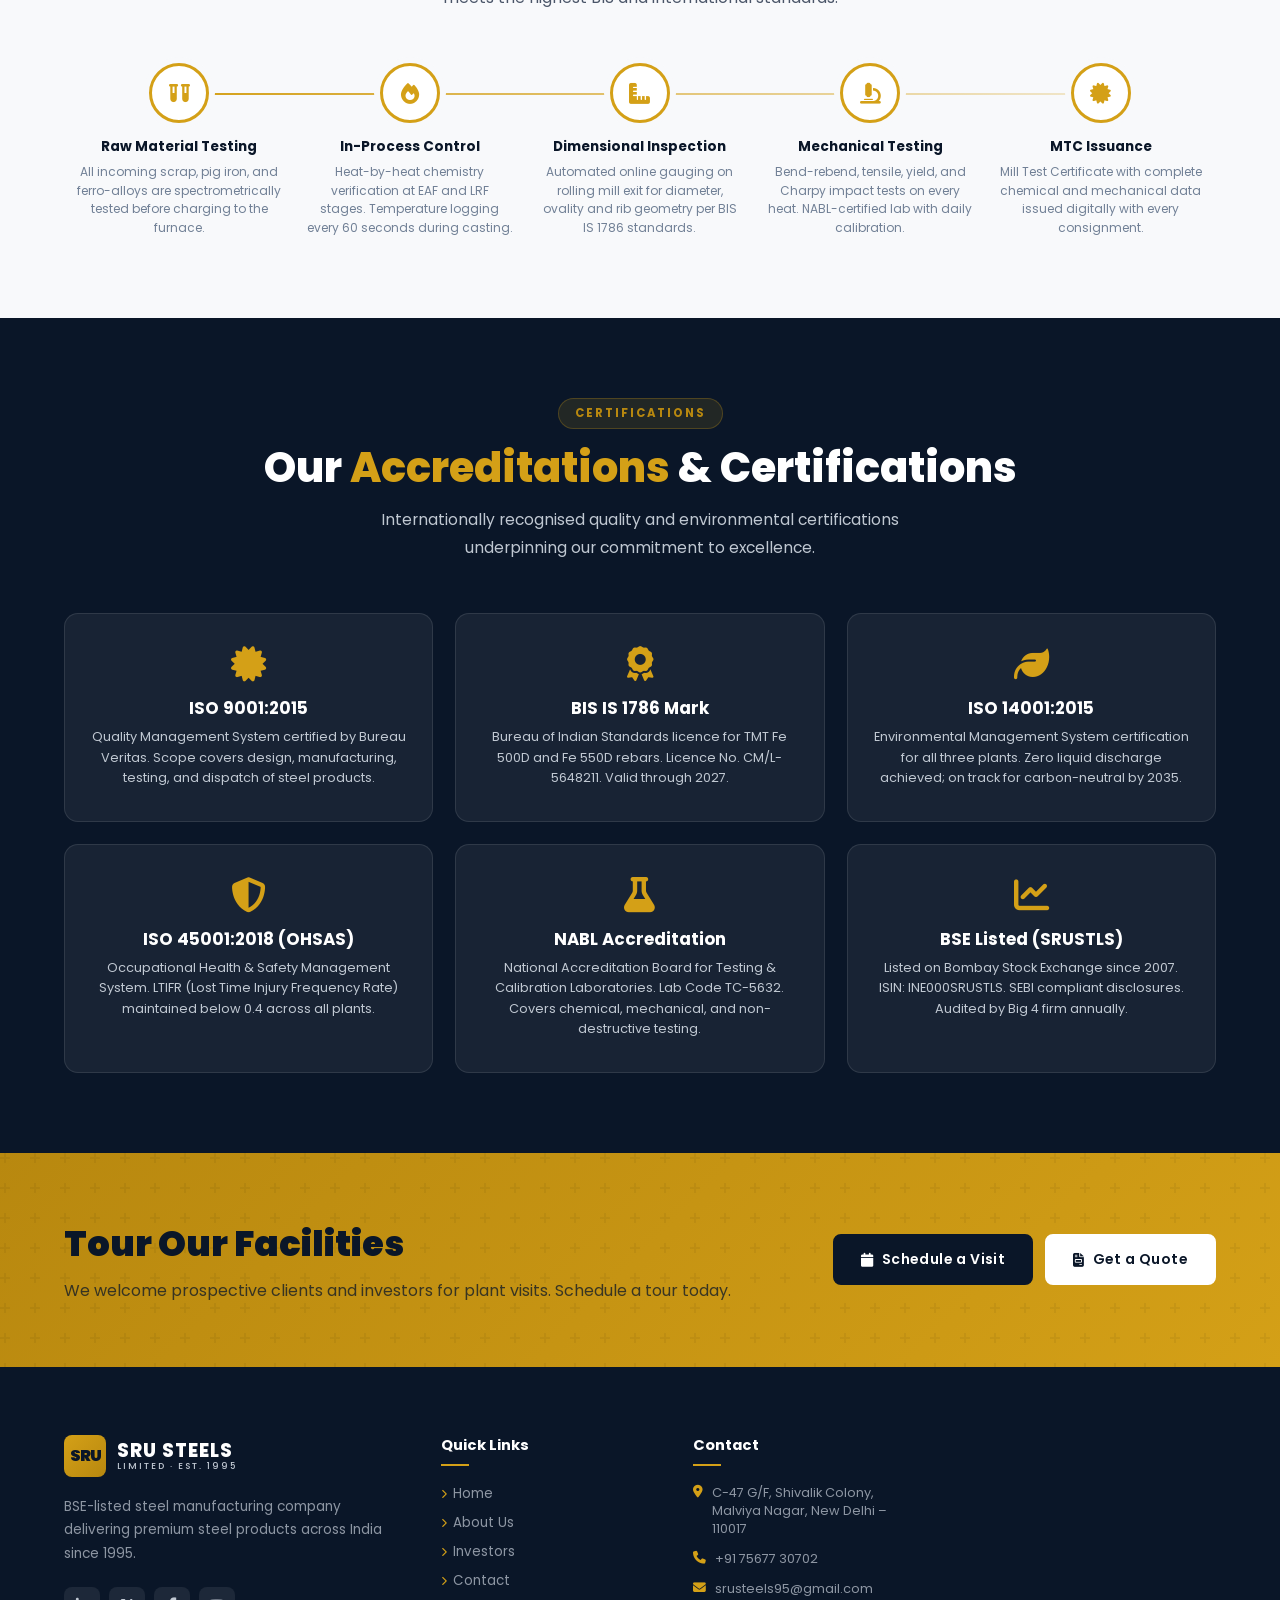
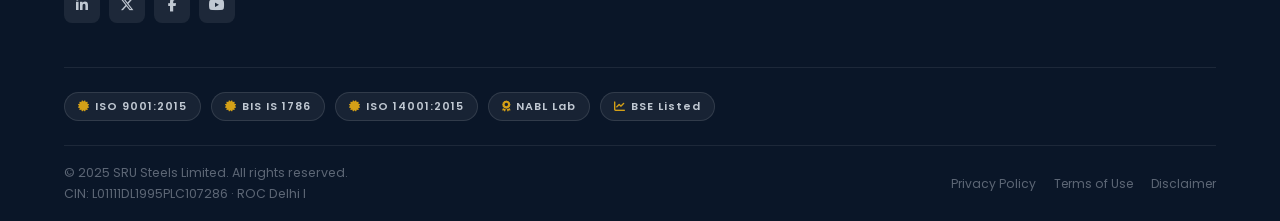
<file: infrastructure.html>
<!DOCTYPE html>
<html lang="en">

<head>
  <meta charset="UTF-8">
  <meta name="viewport" content="width=device-width, initial-scale=1.0">
  <title>Infrastructure | SRU Steels Limited</title>
  <link rel="preconnect" href="https://fonts.googleapis.com">
  <link rel="preconnect" href="https://fonts.gstatic.com" crossorigin>
  <link href="https://fonts.googleapis.com/css2?family=Poppins:wght@300;400;500;600;700;800;900&display=swap"
    rel="stylesheet">
  <link rel="stylesheet" href="https://cdnjs.cloudflare.com/ajax/libs/font-awesome/6.5.0/css/all.min.css">
  <link rel="stylesheet" href="css/style.css">
</head>

<body>

  <!-- NAVBAR -->
  <nav id="navbar" class="solid">
    <div class="nav-inner">
      <a href="index.html" class="logo">
        <div class="logo-mark">SRU</div>
        <div class="logo-text"><span class="logo-name">SRU STEELS</span><span class="logo-tagline">Limited · Est.
            1995</span></div>
      </a>
      <ul class="nav-links">
        <li><a href="index.html">Home</a></li>
        <li><a href="about.html">About</a></li>
        <li><a href="investors.html">Investors</a></li>
        <li><a href="contact.html">Contact</a></li>
      </ul>
      <a href="#" class="btn btn-primary nav-cta" onclick="openModal()"><i class="fas fa-file-invoice"></i> Get a
        Quote</a>
      <button class="hamburger" id="hamburger"><span></span><span></span><span></span></button>
    </div>
  </nav>
  <div class="mobile-menu" id="mobileMenu">
    <a href="index.html" onclick="closeMobileMenu()">Home</a>
    <a href="about.html" onclick="closeMobileMenu()">About Us</a>
    <a href="investors.html" onclick="closeMobileMenu()">Investors</a>
    <a href="contact.html" onclick="closeMobileMenu()">Contact</a>
    <a href="#" class="btn btn-primary" onclick="openModal();closeMobileMenu()"><i class="fas fa-file-invoice"></i> Get
      a Quote</a>
  </div>

  <!-- PAGE HERO -->
  <section class="page-hero"
    style="background:linear-gradient(135deg,rgba(10,22,40,0.90),rgba(26,47,82,0.88)),url('https://images.unsplash.com/photo-1624027492684-327af1fb7559?auto=format&fit=crop&w=1920&q=80') center/cover no-repeat;">
    <div class="page-hero-glow"></div>
    <div class="container page-hero-content">
      <div class="page-hero-breadcrumb">
        <a href="index.html">Home</a><i class="fas fa-chevron-right"></i><span>Infrastructure</span>
      </div>
      <h1>World-Class <span>Manufacturing</span> Infrastructure</h1>
      <p>Three integrated steel plants, NABL-accredited laboratories, and renewable energy systems — built for capacity,
        quality, and sustainability.</p>
    </div>
  </section>

  <!-- PLANTS OVERVIEW -->
  <!-- <section id="infra-overview"> -->
  <!-- <div class="container">
    <div class="section-header reveal">
      <span class="section-tag">Our Plants</span>
      <h2 class="section-title">Three Integrated <span>Manufacturing</span> Facilities</h2>
      <p class="section-subtitle">Strategically located across Northern India for optimal raw material sourcing, production, and pan-India distribution.</p>
    </div>
    <div class="plants-grid">
      <div class="plant-card reveal" style="transition-delay:0.05s">
        <div class="plant-img" style="background:linear-gradient(to bottom,rgba(10,22,40,0.25),rgba(10,22,40,0.65)),url('https://plus.unsplash.com/premium_photo-1682144748274-add3d8ed04ea?auto=format&fit=crop&w=800&q=80') center/cover no-repeat;"><span class="plant-badge">Plant 1 — Flagship</span></div>
        <div class="plant-body">
          <h3>Kundli, Haryana — Integrated Plant</h3>
          <div class="plant-location"><i class="fas fa-location-dot"></i> Industrial Model Township, Kundli, Sonepat, Haryana 131028</div>
          <div class="plant-specs-list">
            <div class="plant-spec-row"><span>Installed Capacity</span><span>1,20,000 TPA</span></div>
            <div class="plant-spec-row"><span>Plant Area</span><span>18 Acres</span></div>
            <div class="plant-spec-row"><span>Melting Capacity</span><span>350 T/Day (EAF)</span></div>
            <div class="plant-spec-row"><span>Rolling Mill</span><span>18-Stand Continuous</span></div>
            <div class="plant-spec-row"><span>Power Source</span><span>Grid + 4.2 MW Solar</span></div>
            <div class="plant-spec-row"><span>Commissioned</span><span>2001 (Expanded 2019)</span></div>
          </div>
        </div>
      </div>
      <div class="plant-card reveal" style="transition-delay:0.12s">
        <div class="plant-img" style="background:linear-gradient(to bottom,rgba(10,22,40,0.25),rgba(10,22,40,0.65)),url('https://images.unsplash.com/photo-1474674556023-efef886fa147?auto=format&fit=crop&w=800&q=80') center/cover no-repeat;"><span class="plant-badge">Plant 2 — EAF Unit</span></div>
        <div class="plant-body">
          <h3>Neemrana, Rajasthan — EAF &amp; Billet Plant</h3>
          <div class="plant-location"><i class="fas fa-location-dot"></i> RIICO Industrial Area, Neemrana, Alwar, Rajasthan 301705</div>
          <div class="plant-specs-list">
            <div class="plant-spec-row"><span>Installed Capacity</span><span>80,000 TPA</span></div>
            <div class="plant-spec-row"><span>Plant Area</span><span>12 Acres</span></div>
            <div class="plant-spec-row"><span>EAF Capacity</span><span>30T × 2 Furnaces</span></div>
            <div class="plant-spec-row"><span>Continuous Caster</span><span>Twin-Strand, 6-Heat</span></div>
            <div class="plant-spec-row"><span>Power Source</span><span>Captive 30 MW DG</span></div>
            <div class="plant-spec-row"><span>Commissioned</span><span>2016</span></div>
          </div>
        </div>
      </div>
      <div class="plant-card reveal" style="transition-delay:0.2s">
        <div class="plant-img" style="background:linear-gradient(to bottom,rgba(10,22,40,0.25),rgba(10,22,40,0.65)),url('https://images.unsplash.com/photo-1496247749665-49cf5b1022e9?auto=format&fit=crop&w=800&q=80') center/cover no-repeat;"><span class="plant-badge">Plant 3 — Rolling</span></div>
        <div class="plant-body">
          <h3>Bahadurgarh, Haryana — Rolling &amp; Section Plant</h3>
          <div class="plant-location"><i class="fas fa-location-dot"></i> Sector 9, HSIIDC Industrial Estate, Bahadurgarh, Jhajjar, Haryana 124507</div>
          <div class="plant-specs-list">
            <div class="plant-spec-row"><span>Installed Capacity</span><span>1,50,000 TPA</span></div>
            <div class="plant-spec-row"><span>Plant Area</span><span>22 Acres</span></div>
            <div class="plant-spec-row"><span>Product Range</span><span>Sections, Angles, Channels</span></div>
            <div class="plant-spec-row"><span>Rolling Mill</span><span>14-Stand + Section Mill</span></div>
            <div class="plant-spec-row"><span>Power Source</span><span>Grid + 2.2 MW Solar</span></div>
            <div class="plant-spec-row"><span>Commissioned</span><span>2023 (Under ramp-up)</span></div>
          </div>
        </div>
      </div>
    </div> -->

  <!-- CAPACITY METRICS -->
  <!-- <div class="section-header reveal">
      <span class="section-tag">Capacity &amp; Capability</span>
      <h2 class="section-title">Key <span>Performance</span> Metrics</h2>
    </div>
    <div class="cap-metrics">
      <div class="cap-card reveal" style="transition-delay:0.05s"><div class="cap-icon"><i class="fas fa-industry"></i></div><div class="cap-num">3.5L TPA</div><div class="cap-lbl">Total Installed Capacity</div></div>
      <div class="cap-card reveal" style="transition-delay:0.12s"><div class="cap-icon"><i class="fas fa-fire-flame-curved"></i></div><div class="cap-num">350 T/Day</div><div class="cap-lbl">Liquid Steel Output</div></div>
      <div class="cap-card reveal" style="transition-delay:0.2s"><div class="cap-icon"><i class="fas fa-bolt"></i></div><div class="cap-num">60 MW</div><div class="cap-lbl">Total Power Capacity</div></div>
      <div class="cap-card reveal" style="transition-delay:0.28s"><div class="cap-icon"><i class="fas fa-solar-panel"></i></div><div class="cap-num">6.4 MW</div><div class="cap-lbl">Captive Solar Power</div></div>
      <div class="cap-card reveal" style="transition-delay:0.36s"><div class="cap-icon"><i class="fas fa-users"></i></div><div class="cap-num">850+</div><div class="cap-lbl">Total Workforce</div></div>
      <div class="cap-card reveal" style="transition-delay:0.44s"><div class="cap-icon"><i class="fas fa-recycle"></i></div><div class="cap-num">98%</div><div class="cap-lbl">Water Recycled (ZLD)</div></div>
      <div class="cap-card reveal" style="transition-delay:0.52s"><div class="cap-icon"><i class="fas fa-flask"></i></div><div class="cap-num">NABL</div><div class="cap-lbl">Accredited Lab</div></div>
      <div class="cap-card reveal" style="transition-delay:0.6s"><div class="cap-icon"><i class="fas fa-truck-fast"></i></div><div class="cap-num">98.7%</div><div class="cap-lbl">On-Time Delivery Rate</div></div>
    </div>
  </div> -->
  <!-- </section> -->

  <!-- MACHINERY -->
  <section style="padding:80px 0;background:var(--off-white)">
    <div class="container">
      <div class="section-header reveal">
        <span class="section-tag">Machinery &amp; Equipment</span>
        <h2 class="section-title">State-of-the-Art <span>Technology</span></h2>
        <p class="section-subtitle">Every machine in our plants is sourced from globally reputed OEMs and maintained to
          the highest operational standards.</p>
      </div>
      <div style="display:grid;grid-template-columns:repeat(3,1fr);gap:22px">
        <div class="wu-card reveal"
          style="background:var(--white);border:1px solid var(--border);transition-delay:0.05s">
          <div class="wu-icon" style="background:linear-gradient(135deg,#0A1628,#1a2f52)"><i
              class="fas fa-fire-flame-curved"></i></div>
          <h4 style="color:var(--navy)">Electric Arc Furnaces (EAF)</h4>
          <p style="color:var(--text-mid)">Two 30-tonne UHP EAFs from SMS Group Germany with Consteel® continuous scrap
            feeding system for energy-efficient primary steelmaking.</p>
        </div>
        <div class="wu-card reveal"
          style="background:var(--white);border:1px solid var(--border);transition-delay:0.1s">
          <div class="wu-icon" style="background:linear-gradient(135deg,#0A1628,#1a2f52)"><i class="fas fa-water"></i>
          </div>
          <h4 style="color:var(--navy)">Ladle Refining Furnace (LRF)</h4>
          <p style="color:var(--text-mid)">Twin-position LRF for secondary metallurgy — precise temperature and
            chemistry control to produce low-sulphur, clean steel.</p>
        </div>
        <div class="wu-card reveal"
          style="background:var(--white);border:1px solid var(--border);transition-delay:0.15s">
          <div class="wu-icon" style="background:linear-gradient(135deg,#0A1628,#1a2f52)"><i
              class="fas fa-diagram-project"></i></div>
          <h4 style="color:var(--navy)">Continuous Casting Machine</h4>
          <p style="color:var(--text-mid)">Six-strand, twin-curve CCM from Danieli Italy with electromagnetic stirring
            for billet quality from 100×100mm to 160×160mm.</p>
        </div>
        <div class="wu-card reveal"
          style="background:var(--white);border:1px solid var(--border);transition-delay:0.2s">
          <div class="wu-icon" style="background:linear-gradient(135deg,#0A1628,#1a2f52)"><i class="fas fa-cogs"></i>
          </div>
          <h4 style="color:var(--navy)">18-Stand Rolling Mill</h4>
          <p style="color:var(--text-mid)">High-speed 18-stand continuous rolling mill with flying shear, quenching box
            (QST), and self-tempering zone for superior TMT bar production.</p>
        </div>
        <div class="wu-card reveal"
          style="background:var(--white);border:1px solid var(--border);transition-delay:0.25s">
          <div class="wu-icon" style="background:linear-gradient(135deg,#0A1628,#1a2f52)"><i
              class="fas fa-wave-square"></i></div>
          <h4 style="color:var(--navy)">Spectrometer &amp; UTM Lab</h4>
          <p style="color:var(--text-mid)">Optical Emission Spectrometer (OES) for chemical analysis, Universal Testing
            Machine (UTM) for mechanical testing — all NABL certified.</p>
        </div>
        <div class="wu-card reveal"
          style="background:var(--white);border:1px solid var(--border);transition-delay:0.3s">
          <div class="wu-icon" style="background:linear-gradient(135deg,#0A1628,#1a2f52)"><i class="fas fa-filter"></i>
          </div>
          <h4 style="color:var(--navy)">Dust Extraction &amp; ZLD</h4>
          <p style="color:var(--text-mid)">Bag filter systems (99.9% efficiency), closed-loop water recycling (ZLD), and
            fume extraction maintaining all CPCB ambient standards.</p>
        </div>
      </div>
    </div>
  </section>

  <!-- QUALITY PROCESS -->
  <section id="quality-process">
    <div class="container">
      <div class="section-header reveal">
        <span class="section-tag">Quality Assurance</span>
        <h2 class="section-title">Our <span>Quality Control</span> Process</h2>
        <p class="section-subtitle">A 5-stage quality control protocol ensures every batch shipped to you meets the
          highest BIS and international standards.</p>
      </div>
      <div class="qp-steps">
        <div class="qp-step reveal" style="transition-delay:0.05s">
          <div class="qp-num"><i class="fas fa-vials"></i></div>
          <h4>Raw Material Testing</h4>
          <p>All incoming scrap, pig iron, and ferro-alloys are spectrometrically tested before charging to the furnace.
          </p>
        </div>
        <div class="qp-step reveal" style="transition-delay:0.12s">
          <div class="qp-num"><i class="fas fa-fire"></i></div>
          <h4>In-Process Control</h4>
          <p>Heat-by-heat chemistry verification at EAF and LRF stages. Temperature logging every 60 seconds during
            casting.</p>
        </div>
        <div class="qp-step reveal" style="transition-delay:0.2s">
          <div class="qp-num"><i class="fas fa-ruler-combined"></i></div>
          <h4>Dimensional Inspection</h4>
          <p>Automated online gauging on rolling mill exit for diameter, ovality and rib geometry per BIS IS 1786
            standards.</p>
        </div>
        <div class="qp-step reveal" style="transition-delay:0.28s">
          <div class="qp-num"><i class="fas fa-microscope"></i></div>
          <h4>Mechanical Testing</h4>
          <p>Bend-rebend, tensile, yield, and Charpy impact tests on every heat. NABL-certified lab with daily
            calibration.</p>
        </div>
        <div class="qp-step reveal" style="transition-delay:0.36s">
          <div class="qp-num"><i class="fas fa-certificate"></i></div>
          <h4>MTC Issuance</h4>
          <p>Mill Test Certificate with complete chemical and mechanical data issued digitally with every consignment.
          </p>
        </div>
      </div>
    </div>
  </section>

  <!-- CERTIFICATIONS -->
  <section id="certifications">
    <div class="container">
      <div class="section-header reveal">
        <span class="section-tag">Certifications</span>
        <h2 class="section-title">Our <span>Accreditations</span> &amp; Certifications</h2>
        <p class="section-subtitle">Internationally recognised quality and environmental certifications underpinning our
          commitment to excellence.</p>
      </div>
      <div class="cert-cards">
        <div class="cert-card reveal" style="transition-delay:0.05s"><i class="fas fa-certificate"></i>
          <h4>ISO 9001:2015</h4>
          <p>Quality Management System certified by Bureau Veritas. Scope covers design, manufacturing, testing, and
            dispatch of steel products.</p>
        </div>
        <div class="cert-card reveal" style="transition-delay:0.1s"><i class="fas fa-award"></i>
          <h4>BIS IS 1786 Mark</h4>
          <p>Bureau of Indian Standards licence for TMT Fe 500D and Fe 550D rebars. Licence No. CM/L-5648211. Valid
            through 2027.</p>
        </div>
        <div class="cert-card reveal" style="transition-delay:0.15s"><i class="fas fa-leaf"></i>
          <h4>ISO 14001:2015</h4>
          <p>Environmental Management System certification for all three plants. Zero liquid discharge achieved; on
            track for carbon-neutral by 2035.</p>
        </div>
        <div class="cert-card reveal" style="transition-delay:0.2s"><i class="fas fa-shield-halved"></i>
          <h4>ISO 45001:2018 (OHSAS)</h4>
          <p>Occupational Health &amp; Safety Management System. LTIFR (Lost Time Injury Frequency Rate) maintained
            below 0.4 across all plants.</p>
        </div>
        <div class="cert-card reveal" style="transition-delay:0.25s"><i class="fas fa-flask"></i>
          <h4>NABL Accreditation</h4>
          <p>National Accreditation Board for Testing &amp; Calibration Laboratories. Lab Code TC-5632. Covers chemical,
            mechanical, and non-destructive testing.</p>
        </div>
        <div class="cert-card reveal" style="transition-delay:0.3s"><i class="fas fa-chart-line"></i>
          <h4>BSE Listed (SRUSTLS)</h4>
          <p>Listed on Bombay Stock Exchange since 2007. ISIN: INE000SRUSTLS. SEBI compliant disclosures. Audited by Big
            4 firm annually.</p>
        </div>
      </div>
    </div>
  </section>

  <!-- CTA -->
  <div class="cta-banner">
    <div class="container cta-inner">
      <div class="cta-text">
        <h2>Tour Our Facilities</h2>
        <p>We welcome prospective clients and investors for plant visits. Schedule a tour today.</p>
      </div>
      <div class="cta-actions">
        <a href="contact.html" class="btn btn-cta-navy"><i class="fas fa-calendar"></i> Schedule a Visit</a>
        <a href="#" class="btn btn-cta-wh" onclick="openModal()"><i class="fas fa-file-invoice"></i> Get a Quote</a>
      </div>
    </div>
  </div>

  <!-- FOOTER -->
  <footer>
    <div class="container">
      <div class="footer-grid">
        <div class="footer-about"><a href="index.html" class="logo">
            <div class="logo-mark">SRU</div>
            <div class="logo-text"><span class="logo-name">SRU STEELS</span><span class="logo-tagline">Limited · Est.
                1995</span></div>
          </a>
          <p>BSE-listed steel manufacturing company delivering premium steel products across India since 1995.</p>
          <div class="social-links"><a href="#" class="social-link"><i class="fab fa-linkedin-in"></i></a><a href="#"
              class="social-link"><i class="fab fa-x-twitter"></i></a><a href="#" class="social-link"><i
                class="fab fa-facebook-f"></i></a><a href="#" class="social-link"><i class="fab fa-youtube"></i></a>
          </div>
        </div>
        <div class="footer-col">
          <h4>Quick Links</h4>
          <ul class="f-links">
            <li><a href="index.html"><i class="fas fa-chevron-right"></i> Home</a></li>
            <li><a href="about.html"><i class="fas fa-chevron-right"></i> About Us</a></li>
            <li><a href="investors.html"><i class="fas fa-chevron-right"></i> Investors</a></li>
            <li><a href="contact.html"><i class="fas fa-chevron-right"></i> Contact</a></li>
          </ul>
        </div>
        <div class="footer-col">
          <h4>Contact</h4>
          <ul class="f-contact">
            <li><i class="fas fa-location-dot"></i> C-47 G/F, Shivalik Colony, Malviya Nagar, New Delhi – 110017</li>
            <li><i class="fas fa-phone"></i> +91 75677 30702</li>
            <li><i class="fas fa-envelope"></i> srusteels95@gmail.com</li>
          </ul>
        </div>
      </div>
      <div class="footer-cert">
        <div class="cert-badges"><span class="cert-pill"><i class="fas fa-certificate"></i> ISO 9001:2015</span><span
            class="cert-pill"><i class="fas fa-certificate"></i> BIS IS 1786</span><span class="cert-pill"><i
              class="fas fa-certificate"></i> ISO 14001:2015</span><span class="cert-pill"><i class="fas fa-award"></i>
            NABL Lab</span><span class="cert-pill"><i class="fas fa-chart-line"></i> BSE Listed</span></div>
      </div>
      <div class="footer-bottom">
        <div>
          <p>© 2025 SRU Steels Limited. All rights reserved.</p>
          <p class="cin-text">CIN: L01111DL1995PLC107286 · ROC Delhi I</p>
        </div>
        <div class="fb-links"><a href="#">Privacy Policy</a><a href="#">Terms of Use</a><a href="#">Disclaimer</a></div>
      </div>
    </div>
  </footer>
  <div class="modal-overlay" id="quoteModal">
    <div class="modal"><button class="modal-close" onclick="closeModal()"><i class="fas fa-times"></i></button><span
        class="section-tag">Quick Enquiry</span>
      <h3 style="font-size:1.4rem;font-weight:800;color:var(--navy);margin-bottom:6px">Get a Quote</h3>
      <p style="font-size:0.83rem;color:var(--text-light);margin-bottom:24px">Our sales team will respond within 2
        hours.</p>
      <form onsubmit="submitQuote(event)"><input type="hidden" name="_subject"
          value="New Quote Request — SRU Steels Website">
        <div class="form-group"><label>Name *</label><input type="text" name="name" placeholder="Your full name"
            required></div>
        <div class="form-group"><label>Phone *</label><input type="tel" name="phone" placeholder="+91 98765 43210"
            required></div>
        <div class="form-group"><label>Product Required</label><select name="product">
            <option>TMT Bars</option>
            <option>Steel Billets</option>
            <option>Wire Rods</option>
            <option>HR Coils</option>
            <option>Structural Steel</option>
          </select></div>
        <div class="form-group"><label>Quantity (MT)</label><input type="text" name="quantity" placeholder="e.g. 50 MT">
        </div><button type="submit" class="btn btn-primary form-btn"><i class="fas fa-paper-plane"></i> Request
          Quote</button>
      </form>
    </div>
  </div>
  <button id="btt"><i class="fas fa-chevron-up"></i></button>
  <script src="js/main.js"></script>
</body>

</html>
</file>
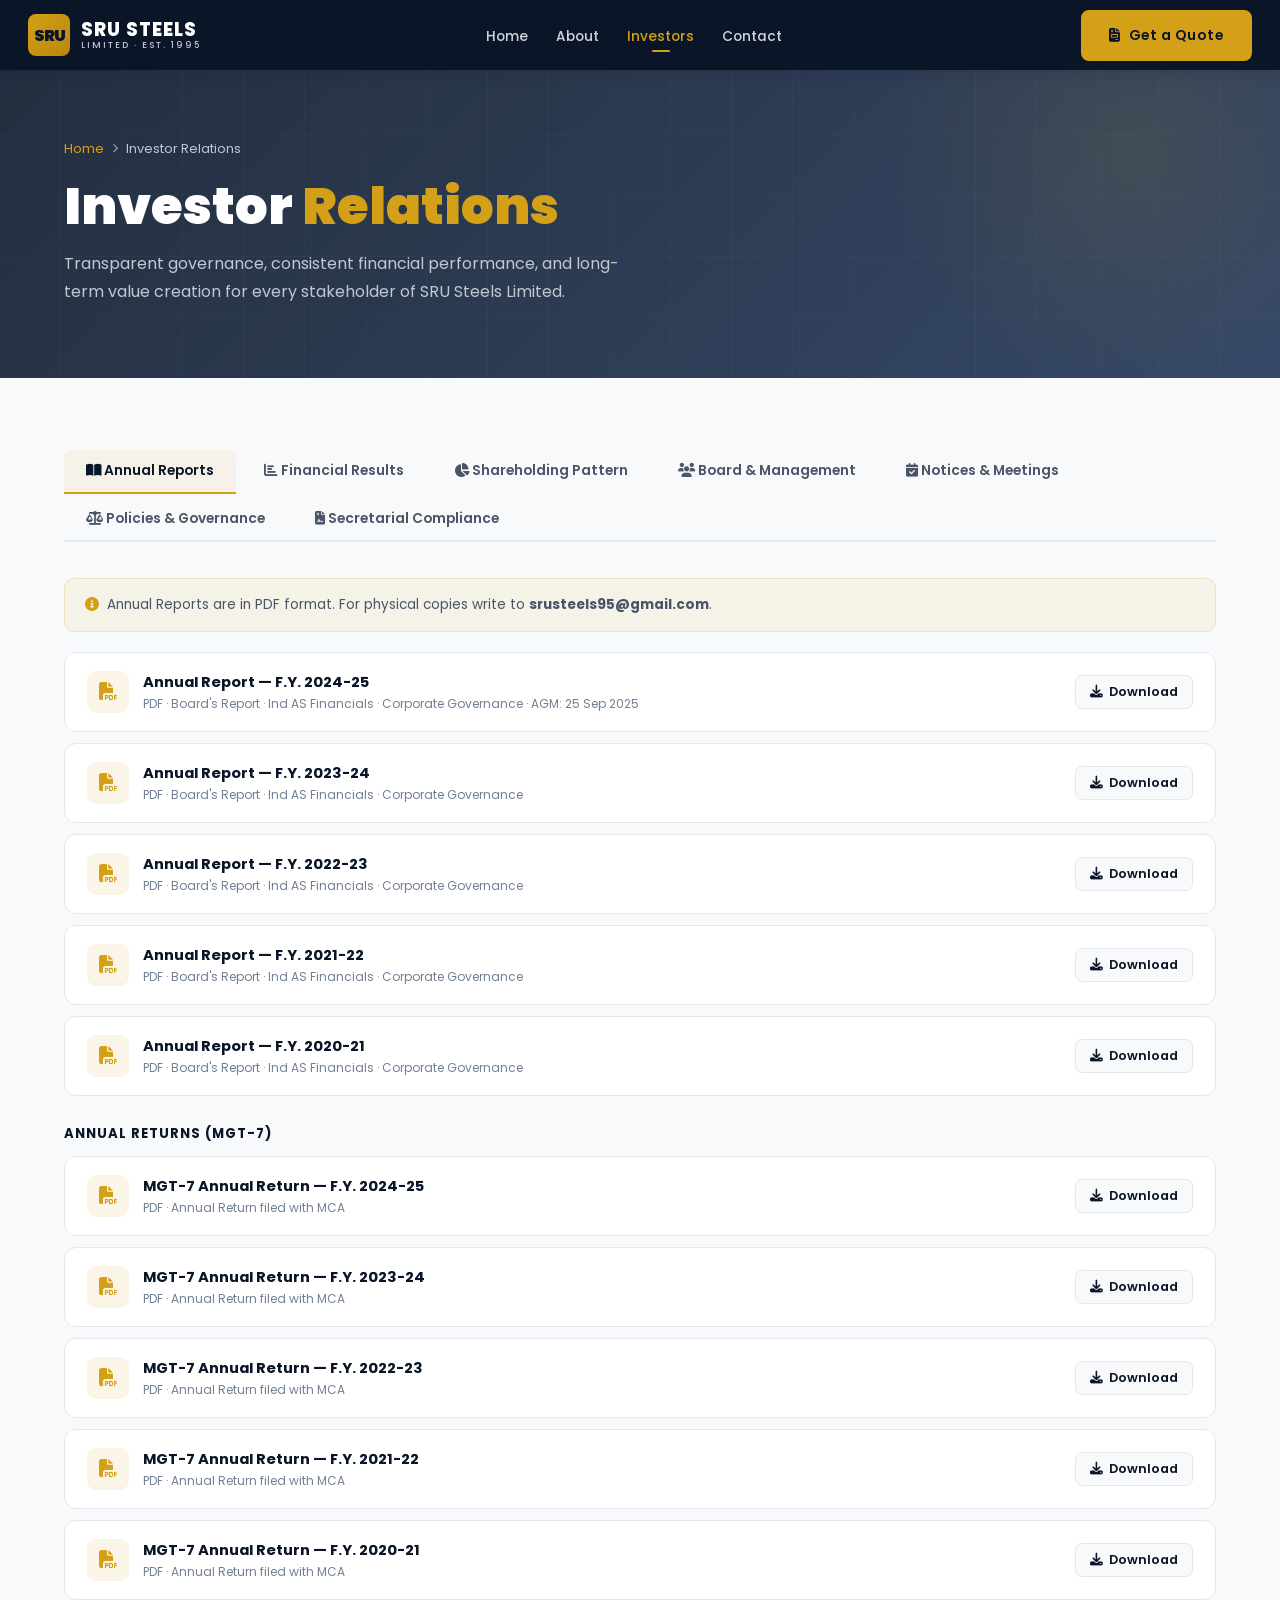
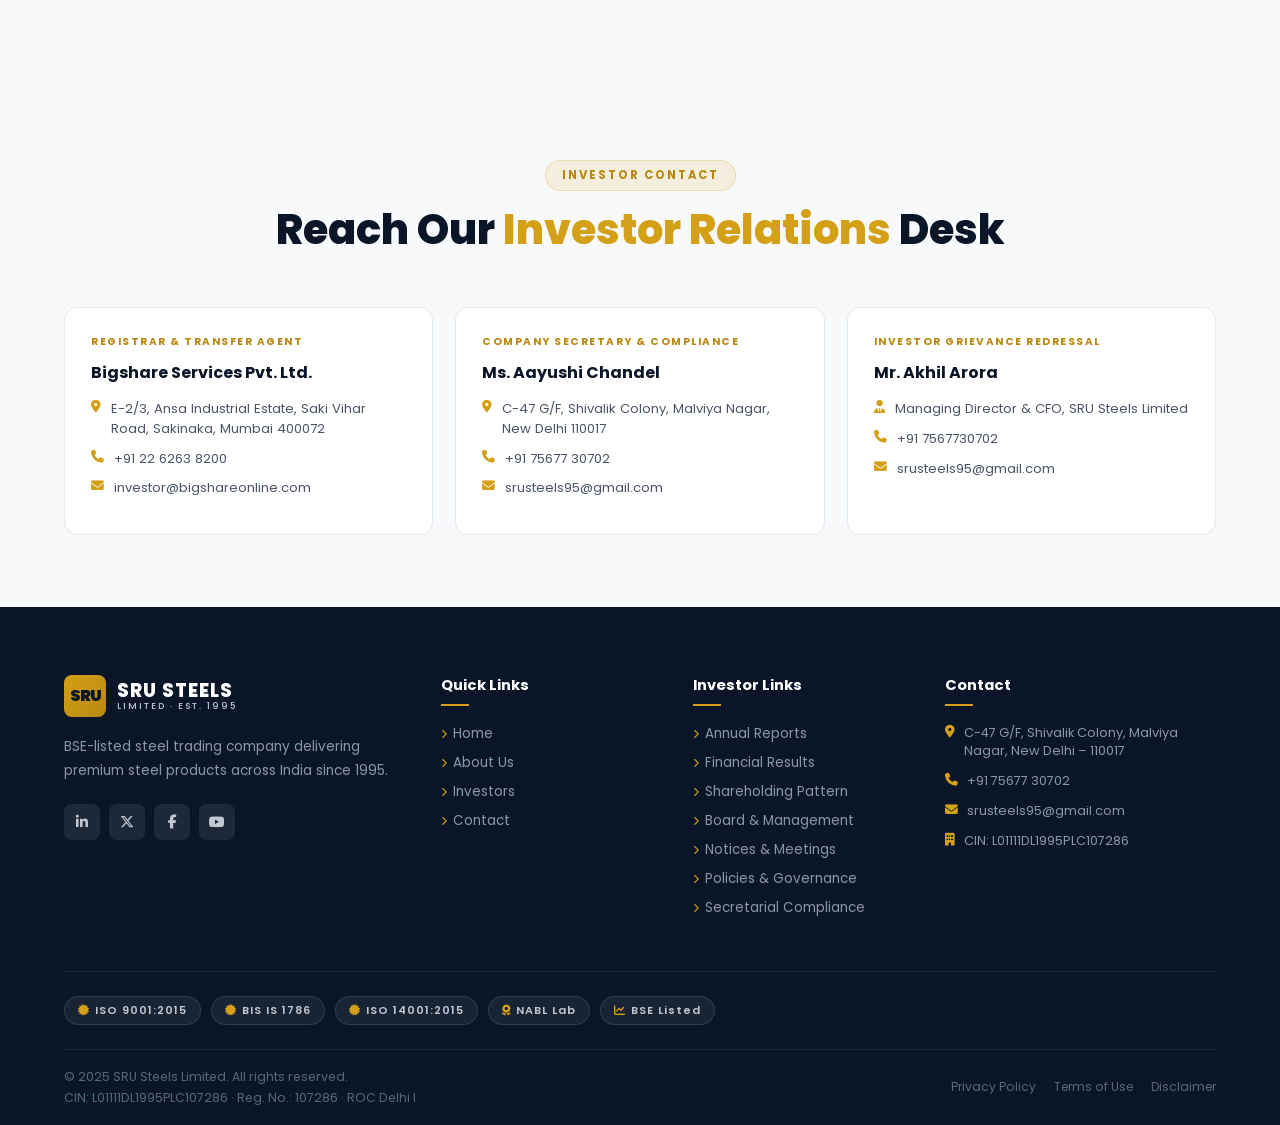
<file: investors.html>
<!DOCTYPE html>
<html lang="en">

<head>
  <meta charset="UTF-8">
  <meta name="viewport" content="width=device-width, initial-scale=1.0">
  <title>Investor Relations | SRU Steels Limited</title>
  <link rel="preconnect" href="https://fonts.googleapis.com">
  <link rel="preconnect" href="https://fonts.gstatic.com" crossorigin>
  <link href="https://fonts.googleapis.com/css2?family=Poppins:wght@300;400;500;600;700;800;900&display=swap"
    rel="stylesheet">
  <link rel="stylesheet" href="https://cdnjs.cloudflare.com/ajax/libs/font-awesome/6.5.0/css/all.min.css">
  <link rel="stylesheet" href="css/style.css">
</head>

<body>

  <!-- NAVBAR -->
  <nav id="navbar" class="solid">
    <div class="nav-inner">
      <a href="index.html" class="logo">
        <div class="logo-mark">SRU</div>
        <div class="logo-text"><span class="logo-name">SRU STEELS</span><span class="logo-tagline">Limited · Est.
            1995</span></div>
      </a>
      <ul class="nav-links">
        <li><a href="index.html">Home</a></li>
        <li><a href="about.html">About</a></li>
        <li><a href="investors.html" class="active">Investors</a></li>
        <li><a href="contact.html">Contact</a></li>
      </ul>
      <a href="#" class="btn btn-primary nav-cta" onclick="openModal()"><i class="fas fa-file-invoice"></i> Get a
        Quote</a>
      <button class="hamburger" id="hamburger"><span></span><span></span><span></span></button>
    </div>
  </nav>
  <div class="mobile-menu" id="mobileMenu">
    <a href="index.html" onclick="closeMobileMenu()">Home</a>
    <a href="about.html" onclick="closeMobileMenu()">About Us</a>
    <a href="investors.html" onclick="closeMobileMenu()">Investors</a>
    <a href="contact.html" onclick="closeMobileMenu()">Contact</a>
    <a href="#" class="btn btn-primary" onclick="openModal();closeMobileMenu()"><i class="fas fa-file-invoice"></i> Get
      a Quote</a>
  </div>

  <!-- PAGE HERO -->
  <section class="page-hero"
    style="background:linear-gradient(135deg,rgba(10,22,40,0.90),rgba(26,47,82,0.88)),url('https://images.unsplash.com/photo-1624027492684-327af1fb7559?auto=format&fit=crop&w=1920&q=80') center/cover no-repeat;">
    <div class="page-hero-glow"></div>
    <div class="container page-hero-content">
      <div class="page-hero-breadcrumb">
        <a href="index.html">Home</a><i class="fas fa-chevron-right"></i><span>Investor Relations</span>
      </div>
      <h1>Investor <span>Relations</span></h1>
      <p>Transparent governance, consistent financial performance, and long-term value creation for every stakeholder of
        SRU Steels Limited.</p>
      <!-- <div style="display:flex;gap:14px;flex-wrap:wrap;margin-top:24px">
      <div style="background:rgba(212,160,23,0.15);border:1px solid rgba(212,160,23,0.3);padding:12px 20px;border-radius:10px;color:var(--white)"><div style="font-size:0.65rem;color:var(--gold);font-weight:700;letter-spacing:1.5px;text-transform:uppercase;margin-bottom:4px">BSE Scrip</div><div style="font-weight:800;font-size:1rem">SRUSTLS</div></div>
      <div style="background:rgba(212,160,23,0.15);border:1px solid rgba(212,160,23,0.3);padding:12px 20px;border-radius:10px;color:var(--white)"><div style="font-size:0.65rem;color:var(--gold);font-weight:700;letter-spacing:1.5px;text-transform:uppercase;margin-bottom:4px">CIN</div><div style="font-weight:700;font-size:0.85rem">L01111DL1995PLC107286</div></div>
      <div style="background:rgba(212,160,23,0.15);border:1px solid rgba(212,160,23,0.3);padding:12px 20px;border-radius:10px;color:var(--white)"><div style="font-size:0.65rem;color:var(--gold);font-weight:700;letter-spacing:1.5px;text-transform:uppercase;margin-bottom:4px">Last AGM</div><div style="font-weight:800;font-size:1rem">25 Sep 2025</div></div>
      <div style="background:rgba(212,160,23,0.15);border:1px solid rgba(212,160,23,0.3);padding:12px 20px;border-radius:10px;color:var(--white)"><div style="font-size:0.65rem;color:var(--gold);font-weight:700;letter-spacing:1.5px;text-transform:uppercase;margin-bottom:4px">Balance Sheet</div><div style="font-weight:800;font-size:1rem">31 Mar 2025</div></div>
    </div> -->
    </div>
  </section>

  <!-- INVESTORS SECTION -->
  <section id="investors-page">
    <div class="container">

      <div class="inv-tabs reveal">
        <button class="inv-tab active" onclick="switchTab('annual')"><i class="fas fa-book-open"></i> Annual
          Reports</button>
        <button class="inv-tab" onclick="switchTab('financial')"><i class="fas fa-chart-bar"></i> Financial
          Results</button>
        <button class="inv-tab" onclick="switchTab('shareholding')"><i class="fas fa-chart-pie"></i> Shareholding
          Pattern</button>
        <button class="inv-tab" onclick="switchTab('board')"><i class="fas fa-users"></i> Board &amp;
          Management</button>
        <button class="inv-tab" onclick="switchTab('meetings')"><i class="fas fa-calendar-check"></i> Notices &amp;
          Meetings</button>
        <button class="inv-tab" onclick="switchTab('governance')"><i class="fas fa-balance-scale"></i> Policies &amp;
          Governance</button>
        <button class="inv-tab" onclick="switchTab('secretarial')"><i class="fas fa-file-contract"></i> Secretarial
          Compliance</button>
      </div>

      <!-- ANNUAL REPORTS -->
      <div class="inv-panel active" id="panel-annual">
        <div
          style="margin-bottom:20px;padding:16px 20px;background:rgba(212,160,23,0.08);border:1px solid rgba(212,160,23,0.2);border-radius:10px;font-size:0.85rem;color:var(--text-mid)">
          <i class="fas fa-info-circle" style="color:var(--gold);margin-right:8px"></i>Annual Reports are in PDF format.
          For physical copies write to <strong>srusteels95@gmail.com</strong>.
        </div>
        <div class="ar-list">
          <div class="ar-item">
            <div class="ar-left">
              <div class="ar-icon"><i class="fas fa-file-pdf"></i></div>
              <div>
                <div class="ar-title">Annual Report — F.Y. 2024-25</div>
                <div class="ar-meta">PDF · Board's Report · Ind AS Financials · Corporate Governance · AGM: 25 Sep 2025
                </div>
              </div>
            </div><a href="Investor%20Relation%20(1)/Annual%20Report/Annual%20Report%20For%20F.Y.%202024-25.pdf"
              target="_blank" class="ar-dl"><i class="fas fa-download"></i> Download</a>
          </div>
          <div class="ar-item">
            <div class="ar-left">
              <div class="ar-icon"><i class="fas fa-file-pdf"></i></div>
              <div>
                <div class="ar-title">Annual Report — F.Y. 2023-24</div>
                <div class="ar-meta">PDF · Board's Report · Ind AS Financials · Corporate Governance</div>
              </div>
            </div><a href="Investor%20Relation%20(1)/Annual%20Report/Annual%20Report%20For%20F.Y.%202023-24.pdf"
              target="_blank" class="ar-dl"><i class="fas fa-download"></i> Download</a>
          </div>
          <div class="ar-item">
            <div class="ar-left">
              <div class="ar-icon"><i class="fas fa-file-pdf"></i></div>
              <div>
                <div class="ar-title">Annual Report — F.Y. 2022-23</div>
                <div class="ar-meta">PDF · Board's Report · Ind AS Financials · Corporate Governance</div>
              </div>
            </div><a href="Investor%20Relation%20(1)/Annual%20Report/Annual%20Report%20For%20F.Y.%202022-23.pdf"
              target="_blank" class="ar-dl"><i class="fas fa-download"></i> Download</a>
          </div>
          <div class="ar-item">
            <div class="ar-left">
              <div class="ar-icon"><i class="fas fa-file-pdf"></i></div>
              <div>
                <div class="ar-title">Annual Report — F.Y. 2021-22</div>
                <div class="ar-meta">PDF · Board's Report · Ind AS Financials · Corporate Governance</div>
              </div>
            </div><a href="Investor%20Relation%20(1)/Annual%20Report/Annual%20Report%20For%20F.Y.%202021-22.pdf"
              target="_blank" class="ar-dl"><i class="fas fa-download"></i> Download</a>
          </div>
          <div class="ar-item">
            <div class="ar-left">
              <div class="ar-icon"><i class="fas fa-file-pdf"></i></div>
              <div>
                <div class="ar-title">Annual Report — F.Y. 2020-21</div>
                <div class="ar-meta">PDF · Board's Report · Ind AS Financials · Corporate Governance</div>
              </div>
            </div><a href="Investor%20Relation%20(1)/Annual%20Report/Annual%20Report%20For%20F.Y.%202020-21.pdf"
              target="_blank" class="ar-dl"><i class="fas fa-download"></i> Download</a>
          </div>
        </div>
        <!-- Annual Returns -->
        <p style="font-size:0.82rem;font-weight:700;color:var(--navy);text-transform:uppercase;letter-spacing:1px;margin-top:28px;margin-bottom:12px;">Annual Returns (MGT-7)</p>
        <div class="ar-list">
          <div class="ar-item"><div class="ar-left"><div class="ar-icon"><i class="fas fa-file-pdf"></i></div><div><div class="ar-title">MGT-7 Annual Return — F.Y. 2024-25</div><div class="ar-meta">PDF · Annual Return filed with MCA</div></div></div><a href="Investor%20Relation%20(1)/Annual%20Return/MGT-7-2024-25.pdf" target="_blank" class="ar-dl"><i class="fas fa-download"></i> Download</a></div>
          <div class="ar-item"><div class="ar-left"><div class="ar-icon"><i class="fas fa-file-pdf"></i></div><div><div class="ar-title">MGT-7 Annual Return — F.Y. 2023-24</div><div class="ar-meta">PDF · Annual Return filed with MCA</div></div></div><a href="Investor%20Relation%20(1)/Annual%20Return/MGT-7-2023-24.pdf" target="_blank" class="ar-dl"><i class="fas fa-download"></i> Download</a></div>
          <div class="ar-item"><div class="ar-left"><div class="ar-icon"><i class="fas fa-file-pdf"></i></div><div><div class="ar-title">MGT-7 Annual Return — F.Y. 2022-23</div><div class="ar-meta">PDF · Annual Return filed with MCA</div></div></div><a href="Investor%20Relation%20(1)/Annual%20Return/MGT-7-2022-23.pdf" target="_blank" class="ar-dl"><i class="fas fa-download"></i> Download</a></div>
          <div class="ar-item"><div class="ar-left"><div class="ar-icon"><i class="fas fa-file-pdf"></i></div><div><div class="ar-title">MGT-7 Annual Return — F.Y. 2021-22</div><div class="ar-meta">PDF · Annual Return filed with MCA</div></div></div><a href="Investor%20Relation%20(1)/Annual%20Return/MGT-7-2021-22.pdf" target="_blank" class="ar-dl"><i class="fas fa-download"></i> Download</a></div>
          <div class="ar-item"><div class="ar-left"><div class="ar-icon"><i class="fas fa-file-pdf"></i></div><div><div class="ar-title">MGT-7 Annual Return — F.Y. 2020-21</div><div class="ar-meta">PDF · Annual Return filed with MCA</div></div></div><a href="Investor%20Relation%20(1)/Annual%20Return/MGT-7-2020-21.pdf" target="_blank" class="ar-dl"><i class="fas fa-download"></i> Download</a></div>
        </div>
      </div>

      <!-- FINANCIAL RESULTS -->
      <div class="inv-panel" id="panel-financial">
        <div
          style="margin-bottom:20px;padding:16px 20px;background:rgba(212,160,23,0.08);border:1px solid rgba(212,160,23,0.2);border-radius:10px;font-size:0.85rem;color:var(--text-mid)">
          <i class="fas fa-info-circle" style="color:var(--gold);margin-right:8px"></i>Quarterly financial results as
          submitted to BSE under Regulation 33 of SEBI LODR Regulations.
        </div>
        <div class="ar-list">
          <div class="ar-item">
            <div class="ar-left">
              <div class="ar-icon"><i class="fas fa-file-pdf"></i></div>
              <div>
                <div class="ar-title">Financial Result — December 2025 (Q3 FY26)</div>
                <div class="ar-meta">PDF · Quarter ended 31 Dec 2025 · BSE Disclosure</div>
              </div>
            </div><a href="Investor%20Relation%20(1)/Financial%20Information/Financial%20Result-%20December%202025.pdf"
              target="_blank" class="ar-dl"><i class="fas fa-download"></i> Download</a>
          </div>
          <div class="ar-item">
            <div class="ar-left">
              <div class="ar-icon"><i class="fas fa-file-pdf"></i></div>
              <div>
                <div class="ar-title">Financial Result — September 2025 (Q2 FY26)</div>
                <div class="ar-meta">PDF · Quarter ended 30 Sep 2025 · BSE Disclosure</div>
              </div>
            </div><a href="Investor%20Relation%20(1)/Financial%20Information/Financial%20Result-%20September%202025.pdf"
              target="_blank" class="ar-dl"><i class="fas fa-download"></i> Download</a>
          </div>
          <div class="ar-item">
            <div class="ar-left">
              <div class="ar-icon"><i class="fas fa-file-pdf"></i></div>
              <div>
                <div class="ar-title">Financial Result — June 2025 (Q1 FY26)</div>
                <div class="ar-meta">PDF · Quarter ended 30 Jun 2025 · BSE Disclosure</div>
              </div>
            </div><a href="Investor%20Relation%20(1)/Financial%20Information/Financial%20Result-%20June%202025.pdf"
              target="_blank" class="ar-dl"><i class="fas fa-download"></i> Download</a>
          </div>
          <div class="ar-item">
            <div class="ar-left">
              <div class="ar-icon"><i class="fas fa-file-pdf"></i></div>
              <div>
                <div class="ar-title">Financial Result — March 2025 (Q4 FY25)</div>
                <div class="ar-meta">PDF · Quarter &amp; Year ended 31 Mar 2025 · Audited · BSE Disclosure</div>
              </div>
            </div><a href="Investor%20Relation%20(1)/Financial%20Information/Financial%20Result-%20March%202025.pdf"
              target="_blank" class="ar-dl"><i class="fas fa-download"></i> Download</a>
          </div>
          <div class="ar-item">
            <div class="ar-left">
              <div class="ar-icon"><i class="fas fa-file-pdf"></i></div>
              <div>
                <div class="ar-title">Financial Result — December 2024 (Q3 FY25)</div>
                <div class="ar-meta">PDF · Quarter ended 31 Dec 2024 · Limited Review · BSE Disclosure</div>
              </div>
            </div><a href="Investor%20Relation%20(1)/Financial%20Information/Financial%20Result-%20December%202024.pdf"
              target="_blank" class="ar-dl"><i class="fas fa-download"></i> Download</a>
          </div>
        </div>
      </div>

      <!-- SHAREHOLDING PATTERN -->
      <div class="inv-panel" id="panel-shareholding">
        <div
          style="margin-bottom:20px;padding:16px 20px;background:rgba(212,160,23,0.08);border:1px solid rgba(212,160,23,0.2);border-radius:10px;font-size:0.85rem;color:var(--text-mid)">
          <i class="fas fa-info-circle" style="color:var(--gold);margin-right:8px"></i>Shareholding Patterns filed with
          BSE as per Regulation 31 of SEBI LODR Regulations.
        </div>
        <div class="ar-list">
          <div class="ar-item">
            <div class="ar-left">
              <div class="ar-icon"><i class="fas fa-file-pdf"></i></div>
              <div>
                <div class="ar-title">Shareholding Pattern — March 2026 (Q4 FY26)</div>
                <div class="ar-meta">PDF · As on 31 March 2026</div>
              </div>
            </div><a href="Investor%20Relation%20(1)/Shareholding%20Pattern/Shareholding%20Pattern-March%202026.pdf"
              target="_blank" class="ar-dl"><i class="fas fa-download"></i> Download</a>
          </div>
          <div class="ar-item">
            <div class="ar-left">
              <div class="ar-icon"><i class="fas fa-file-pdf"></i></div>
              <div>
                <div class="ar-title">Shareholding Pattern — December 2025 (Q3 FY26)</div>
                <div class="ar-meta">PDF · As on 31 December 2025</div>
              </div>
            </div><a href="Investor%20Relation%20(1)/Shareholding%20Pattern/Shareholding%20Pattern-December%202025.pdf"
              target="_blank" class="ar-dl"><i class="fas fa-download"></i> Download</a>
          </div>
          <div class="ar-item">
            <div class="ar-left">
              <div class="ar-icon"><i class="fas fa-file-pdf"></i></div>
              <div>
                <div class="ar-title">Shareholding Pattern — September 2025 (Q2 FY26)</div>
                <div class="ar-meta">PDF · As on 30 September 2025</div>
              </div>
            </div><a href="Investor%20Relation%20(1)/Shareholding%20Pattern/Shareholding%20Pattern-September%202025.pdf"
              target="_blank" class="ar-dl"><i class="fas fa-download"></i> Download</a>
          </div>
          <div class="ar-item">
            <div class="ar-left">
              <div class="ar-icon"><i class="fas fa-file-pdf"></i></div>
              <div>
                <div class="ar-title">Shareholding Pattern — June 2025 (Q1 FY26)</div>
                <div class="ar-meta">PDF · As on 30 June 2025</div>
              </div>
            </div><a href="Investor%20Relation%20(1)/Shareholding%20Pattern/Shareholding%20Pattern-June%202025.pdf"
              target="_blank" class="ar-dl"><i class="fas fa-download"></i> Download</a>
          </div>
          <div class="ar-item">
            <div class="ar-left">
              <div class="ar-icon"><i class="fas fa-file-pdf"></i></div>
              <div>
                <div class="ar-title">Shareholding Pattern — March 2025 (Q4 FY25)</div>
                <div class="ar-meta">PDF · As on 31 March 2025</div>
              </div>
            </div><a href="Investor%20Relation%20(1)/Shareholding%20Pattern/Shareholding%20Pattern%20March%202025.pdf"
              target="_blank" class="ar-dl"><i class="fas fa-download"></i> Download</a>
          </div>
        </div>
      </div>

      <!-- BOARD & MANAGEMENT -->
      <div class="inv-panel" id="panel-board">
        <div class="board-grid">
          <div class="board-card">
            <div class="board-av">AK</div>
            <div class="board-name">Mr. Akhil Arora</div>
            <div class="board-role">Managing Director &amp; CFO</div>
            <div class="board-cat">Professional · Executive Director</div>
            <div class="board-din">DIN: 11329665 &nbsp;·&nbsp; Appt: 29/10/2025</div>
          </div>
          <div class="board-card">
            <div class="board-av">AS</div>
            <div class="board-name">Mr. Anand Singh</div>
            <div class="board-role">Director</div>
            <div class="board-cat">Professional · Non-Executive Director</div>
            <div class="board-din">DIN: 11329642 &nbsp;·&nbsp; Appt: 29/10/2025</div>
          </div>
          <div class="board-card">
            <div class="board-av">MJ</div>
            <div class="board-name">Ms. Meenu Jain</div>
            <div class="board-role">Independent Director</div>
            <div class="board-cat">Independent · Non-Executive Director</div>
            <div class="board-din">DIN: 07072779 &nbsp;·&nbsp; Appt: 13/10/2025</div>
          </div>
          <div class="board-card">
            <div class="board-av">NS</div>
            <div class="board-name">Mr. Naveen Sharma</div>
            <div class="board-role">Independent Director</div>
            <div class="board-cat">Independent · Non-Executive Director</div>
            <div class="board-din">DIN: 10659785 &nbsp;·&nbsp; Appt: 13/10/2025</div>
          </div>
          <div class="board-card">
            <div class="board-av">AC</div>
            <div class="board-name">Ms. Aayushi Chandel</div>
            <div class="board-role">Company Secretary &amp; Compliance Officer</div>
            <div class="board-cat">Key Managerial Personnel</div>
            <div class="board-din">PAN: *****0209P &nbsp;·&nbsp; Appt: 14/03/2024</div>
          </div>
        </div>
        <div style="margin-top:28px;">
          <p
            style="font-size:0.82rem;font-weight:700;color:var(--navy);text-transform:uppercase;letter-spacing:1px;margin-bottom:12px;">
            Documents</p>
          <div class="ar-list">
            <div class="ar-item">
              <div class="ar-left">
                <div class="ar-icon"><i class="fas fa-file-word"></i></div>
                <div>
                  <div class="ar-title">Board of Directors &amp; KMP</div>
                  <div class="ar-meta">DOCX · Composition of Board and Key Managerial Personnel</div>
                </div>
              </div><a href="Investor%20Relation%20(1)/Management/BOD%20%20and%20KMP.docx" download class="ar-dl"><i
                  class="fas fa-download"></i> Download</a>
            </div>
            <div class="ar-item">
              <div class="ar-left">
                <div class="ar-icon"><i class="fas fa-file-word"></i></div>
                <div>
                  <div class="ar-title">Composition of Committees</div>
                  <div class="ar-meta">DOCX · Audit, NRC, Stakeholder Relationship Committees</div>
                </div>
              </div><a href="Investor%20Relation%20(1)/Composition%20of%20Committee/Composition%20of%20Committees.docx"
                download class="ar-dl"><i class="fas fa-download"></i> Download</a>
            </div>
            <div class="ar-item">
              <div class="ar-left">
                <div class="ar-icon"><i class="fas fa-file-pdf"></i></div>
                <div>
                  <div class="ar-title">Terms &amp; Conditions — Independent Directors</div>
                  <div class="ar-meta">PDF · Appointment terms as per Companies Act 2013</div>
                </div>
              </div><a
                href="Investor%20Relation%20(1)/Independent%20Director/Terms%20%26%20Conditions%20Independent%20Director.pdf"
                target="_blank" class="ar-dl"><i class="fas fa-download"></i> Download</a>
            </div>
            <div class="ar-item">
              <div class="ar-left">
                <div class="ar-icon"><i class="fas fa-file-pdf"></i></div>
                <div>
                  <div class="ar-title">Familiarization Programme for Independent Directors — 2025-26</div>
                  <div class="ar-meta">PDF · Familiarization details as per SEBI LODR</div>
                </div>
              </div><a href="Investor%20Relation%20(1)/Familiarization%20Programme%20ID-2025-26.pdf" target="_blank" class="ar-dl"><i class="fas fa-download"></i> Download</a>
            </div>
          </div>
        </div>
      </div>

      <!-- NOTICES & MEETINGS -->
      <div class="inv-panel" id="panel-meetings">
        <!-- Notices -->
        <p
          style="font-size:0.82rem;font-weight:700;color:var(--navy);text-transform:uppercase;letter-spacing:1px;margin-bottom:12px;">
          Notices</p>
        <div class="ar-list" style="margin-bottom:28px;">
          <div class="ar-item">
            <div class="ar-left">
              <div class="ar-icon"><i class="fas fa-file-pdf"></i></div>
              <div>
                <div class="ar-title">Notice of 30th Annual General Meeting</div>
                <div class="ar-meta">PDF · AGM Notice</div>
              </div>
            </div><a href="Investor%20Relation%20(1)/Notice/Notice%20of%2030th%20AGM.pdf" target="_blank"
              class="ar-dl"><i class="fas fa-download"></i> Download</a>
          </div>
          <div class="ar-item">
            <div class="ar-left">
              <div class="ar-icon"><i class="fas fa-file-pdf"></i></div>
              <div>
                <div class="ar-title">Notice of Postal Ballot — 29.04.2026</div>
                <div class="ar-meta">PDF · Postal Ballot Notice</div>
              </div>
            </div><a href="Investor%20Relation%20(1)/Notice/Notice%20of%20Postal%20Ballot-29.04.2026.pdf"
              target="_blank" class="ar-dl"><i class="fas fa-download"></i> Download</a>
          </div>
          <div class="ar-item">
            <div class="ar-left">
              <div class="ar-icon"><i class="fas fa-file-pdf"></i></div>
              <div>
                <div class="ar-title">Notice of Postal Ballot — 29.10.2025</div>
                <div class="ar-meta">PDF · Postal Ballot Notice</div>
              </div>
            </div><a href="Investor%20Relation%20(1)/Notice/Notice%20of%20Postal%20Ballot-29.10.2025.pdf"
              target="_blank" class="ar-dl"><i class="fas fa-download"></i> Download</a>
          </div>
          <div class="ar-item">
            <div class="ar-left">
              <div class="ar-icon"><i class="fas fa-file-pdf"></i></div>
              <div>
                <div class="ar-title">Notice of Postal Ballot — 07.05.2025</div>
                <div class="ar-meta">PDF · Postal Ballot Notice</div>
              </div>
            </div><a href="Investor%20Relation%20(1)/Notice/Notice%20of%20Postal%20Ballot-07.05.2025.pdf"
              target="_blank" class="ar-dl"><i class="fas fa-download"></i> Download</a>
          </div>
        </div>
        <!-- Intimation of Board Meetings -->
        <p
          style="font-size:0.82rem;font-weight:700;color:var(--navy);text-transform:uppercase;letter-spacing:1px;margin-bottom:12px;">
          Intimation of Board Meetings</p>
        <div class="ar-list" style="margin-bottom:28px;">
          <div class="ar-item">
            <div class="ar-left">
              <div class="ar-icon"><i class="fas fa-file-pdf"></i></div>
              <div>
                <div class="ar-title">Intimation of Board Meeting — 25.04.2026</div>
                <div class="ar-meta">PDF</div>
              </div>
            </div><a
              href="Investor%20Relation%20(1)/Intimation%20of%20Board%20Meeting/Intimation%20of%20BM-25.04.2026.pdf"
              target="_blank" class="ar-dl"><i class="fas fa-download"></i> Download</a>
          </div>
          <div class="ar-item">
            <div class="ar-left">
              <div class="ar-icon"><i class="fas fa-file-pdf"></i></div>
              <div>
                <div class="ar-title">Intimation of Board Meeting — 14.02.2026</div>
                <div class="ar-meta">PDF</div>
              </div>
            </div><a
              href="Investor%20Relation%20(1)/Intimation%20of%20Board%20Meeting/Intimation%20of%20BM-14.02.2026.pdf"
              target="_blank" class="ar-dl"><i class="fas fa-download"></i> Download</a>
          </div>
          <div class="ar-item">
            <div class="ar-left">
              <div class="ar-icon"><i class="fas fa-file-pdf"></i></div>
              <div>
                <div class="ar-title">Intimation of Board Meeting — 10.02.2026</div>
                <div class="ar-meta">PDF</div>
              </div>
            </div><a
              href="Investor%20Relation%20(1)/Intimation%20of%20Board%20Meeting/Intimation%20of%20BM-10.02.2026.pdf"
              target="_blank" class="ar-dl"><i class="fas fa-download"></i> Download</a>
          </div>
          <div class="ar-item">
            <div class="ar-left">
              <div class="ar-icon"><i class="fas fa-file-pdf"></i></div>
              <div>
                <div class="ar-title">Intimation of Board Meeting — 08.11.2025</div>
                <div class="ar-meta">PDF</div>
              </div>
            </div><a
              href="Investor%20Relation%20(1)/Intimation%20of%20Board%20Meeting/Intimation%20of%20BM-08.11.2025.pdf"
              target="_blank" class="ar-dl"><i class="fas fa-download"></i> Download</a>
          </div>
          <div class="ar-item">
            <div class="ar-left">
              <div class="ar-icon"><i class="fas fa-file-pdf"></i></div>
              <div>
                <div class="ar-title">Intimation of Board Meeting — 07.08.2025</div>
                <div class="ar-meta">PDF</div>
              </div>
            </div><a
              href="Investor%20Relation%20(1)/Intimation%20of%20Board%20Meeting/Intimation%20of%20BM-07.08.2025.pdf"
              target="_blank" class="ar-dl"><i class="fas fa-download"></i> Download</a>
          </div>
          <div class="ar-item">
            <div class="ar-left">
              <div class="ar-icon"><i class="fas fa-file-pdf"></i></div>
              <div>
                <div class="ar-title">Intimation of Board Meeting — 26.05.2025</div>
                <div class="ar-meta">PDF</div>
              </div>
            </div><a
              href="Investor%20Relation%20(1)/Intimation%20of%20Board%20Meeting/Intimation%20of%20BM-26.05.2025.pdf"
              target="_blank" class="ar-dl"><i class="fas fa-download"></i> Download</a>
          </div>
          <div class="ar-item">
            <div class="ar-left">
              <div class="ar-icon"><i class="fas fa-file-pdf"></i></div>
              <div>
                <div class="ar-title">Intimation of Board Meeting — 20.05.2025</div>
                <div class="ar-meta">PDF</div>
              </div>
            </div><a
              href="Investor%20Relation%20(1)/Intimation%20of%20Board%20Meeting/Intimation%20of%20BM-20.05.2025.pdf"
              target="_blank" class="ar-dl"><i class="fas fa-download"></i> Download</a>
          </div>
          <div class="ar-item">
            <div class="ar-left">
              <div class="ar-icon"><i class="fas fa-file-pdf"></i></div>
              <div>
                <div class="ar-title">Intimation of Board Meeting — 19.04.2025</div>
                <div class="ar-meta">PDF</div>
              </div>
            </div><a
              href="Investor%20Relation%20(1)/Intimation%20of%20Board%20Meeting/Intimation%20of%20BM-19.04.2025.pdf"
              target="_blank" class="ar-dl"><i class="fas fa-download"></i> Download</a>
          </div>
        </div>
        <!-- Outcome of Meetings -->
        <p
          style="font-size:0.82rem;font-weight:700;color:var(--navy);text-transform:uppercase;letter-spacing:1px;margin-bottom:12px;">
          Outcome of Meetings</p>
        <div class="ar-list" style="margin-bottom:28px;">
          <div class="ar-item">
            <div class="ar-left">
              <div class="ar-icon"><i class="fas fa-file-pdf"></i></div>
              <div>
                <div class="ar-title">Outcome of AGM — 20.02.2026</div>
                <div class="ar-meta">PDF</div>
              </div>
            </div><a href="Investor%20Relation%20(1)/Outcome%20of%20Meeting/Outcome%20of%20AGM-20.02.2026.pdf"
              target="_blank" class="ar-dl"><i class="fas fa-download"></i> Download</a>
          </div>
          <div class="ar-item">
            <div class="ar-left">
              <div class="ar-icon"><i class="fas fa-file-pdf"></i></div>
              <div>
                <div class="ar-title">Outcome of AGM — 25.09.2025</div>
                <div class="ar-meta">PDF</div>
              </div>
            </div><a href="Investor%20Relation%20(1)/Outcome%20of%20Meeting/Outcome%20of%20AGM-25.09.2025.pdf"
              target="_blank" class="ar-dl"><i class="fas fa-download"></i> Download</a>
          </div>
          <div class="ar-item">
            <div class="ar-left">
              <div class="ar-icon"><i class="fas fa-file-pdf"></i></div>
              <div>
                <div class="ar-title">Outcome of Board Meeting — 20.03.2026</div>
                <div class="ar-meta">PDF</div>
              </div>
            </div><a href="Investor%20Relation%20(1)/Outcome%20of%20Meeting/Outcome%20of%20BM-20.03.2026.pdf"
              target="_blank" class="ar-dl"><i class="fas fa-download"></i> Download</a>
          </div>
          <div class="ar-item">
            <div class="ar-left">
              <div class="ar-icon"><i class="fas fa-file-pdf"></i></div>
              <div>
                <div class="ar-title">Outcome of Board Meeting — 19.02.2026</div>
                <div class="ar-meta">PDF</div>
              </div>
            </div><a href="Investor%20Relation%20(1)/Outcome%20of%20Meeting/Outcome%20of%20BM-19.02.2026.pdf"
              target="_blank" class="ar-dl"><i class="fas fa-download"></i> Download</a>
          </div>
          <div class="ar-item">
            <div class="ar-left">
              <div class="ar-icon"><i class="fas fa-file-pdf"></i></div>
              <div>
                <div class="ar-title">Outcome of Board Meeting — 13.11.2025</div>
                <div class="ar-meta">PDF</div>
              </div>
            </div><a href="Investor%20Relation%20(1)/Outcome%20of%20Meeting/Outcome%20of%20BM-13.11.2025.pdf"
              target="_blank" class="ar-dl"><i class="fas fa-download"></i> Download</a>
          </div>
          <div class="ar-item">
            <div class="ar-left">
              <div class="ar-icon"><i class="fas fa-file-pdf"></i></div>
              <div>
                <div class="ar-title">Outcome of Board Meeting — 13.10.2025</div>
                <div class="ar-meta">PDF</div>
              </div>
            </div><a href="Investor%20Relation%20(1)/Outcome%20of%20Meeting/Outcome%20of%20BM-13.10.2025.pdf"
              target="_blank" class="ar-dl"><i class="fas fa-download"></i> Download</a>
          </div>
          <div class="ar-item">
            <div class="ar-left">
              <div class="ar-icon"><i class="fas fa-file-pdf"></i></div>
              <div>
                <div class="ar-title">Outcome of Board Meeting — 12.08.2025</div>
                <div class="ar-meta">PDF</div>
              </div>
            </div><a href="Investor%20Relation%20(1)/Outcome%20of%20Meeting/Outcome%20of%20BM-12.08.2025.pdf"
              target="_blank" class="ar-dl"><i class="fas fa-download"></i> Download</a>
          </div>
          <div class="ar-item">
            <div class="ar-left">
              <div class="ar-icon"><i class="fas fa-file-pdf"></i></div>
              <div>
                <div class="ar-title">Outcome of Board Meeting — 29.10.2025</div>
                <div class="ar-meta">PDF</div>
              </div>
            </div><a href="Investor%20Relation%20(1)/Outcome%20of%20Meeting/Outcome%20of%20BM-29.10.2025.pdf"
              target="_blank" class="ar-dl"><i class="fas fa-download"></i> Download</a>
          </div>
          <div class="ar-item">
            <div class="ar-left">
              <div class="ar-icon"><i class="fas fa-file-pdf"></i></div>
              <div>
                <div class="ar-title">Outcome of Board Meeting — 28.05.2025</div>
                <div class="ar-meta">PDF</div>
              </div>
            </div><a href="Investor%20Relation%20(1)/Outcome%20of%20Meeting/Outcome%20of%20BM-28.05.2025.pdf"
              target="_blank" class="ar-dl"><i class="fas fa-download"></i> Download</a>
          </div>
          <div class="ar-item">
            <div class="ar-left">
              <div class="ar-icon"><i class="fas fa-file-pdf"></i></div>
              <div>
                <div class="ar-title">Outcome of Board Meeting — 29.04.2025</div>
                <div class="ar-meta">PDF</div>
              </div>
            </div><a href="Investor%20Relation%20(1)/Outcome%20of%20Meeting/Outcome%20of%20BM-29.04.2025.pdf"
              target="_blank" class="ar-dl"><i class="fas fa-download"></i> Download</a>
          </div>
          <div class="ar-item">
            <div class="ar-left">
              <div class="ar-icon"><i class="fas fa-file-pdf"></i></div>
              <div>
                <div class="ar-title">Outcome of Board Meeting — 21.04.2025</div>
                <div class="ar-meta">PDF</div>
              </div>
            </div><a href="Investor%20Relation%20(1)/Outcome%20of%20Meeting/Outcome%20of%20BM-21.04.2025.pdf"
              target="_blank" class="ar-dl"><i class="fas fa-download"></i> Download</a>
          </div>
        </div>
        <!-- Voting Results -->
        <p style="font-size:0.82rem;font-weight:700;color:var(--navy);text-transform:uppercase;letter-spacing:1px;margin-bottom:12px;">Voting Results</p>
        <div class="ar-list" style="margin-bottom:28px;">
          <div class="ar-item"><div class="ar-left"><div class="ar-icon"><i class="fas fa-file-pdf"></i></div><div><div class="ar-title">Voting Result — AGM 25.09.2025</div><div class="ar-meta">PDF · E-Voting Result of 30th Annual General Meeting</div></div></div><a href="Investor%20Relation%20(1)/Voting%20Result/Voting%20Result%20AGM-25.09.2025.pdf" target="_blank" class="ar-dl"><i class="fas fa-download"></i> Download</a></div>
          <div class="ar-item"><div class="ar-left"><div class="ar-icon"><i class="fas fa-file-pdf"></i></div><div><div class="ar-title">Voting Result — Postal Ballot 29.01.2026</div><div class="ar-meta">PDF · E-Voting Result of Postal Ballot</div></div></div><a href="Investor%20Relation%20(1)/Voting%20Result/Voting%20Result%20Postal%20Ballot-29.01.2026.pdf" target="_blank" class="ar-dl"><i class="fas fa-download"></i> Download</a></div>
          <div class="ar-item"><div class="ar-left"><div class="ar-icon"><i class="fas fa-file-pdf"></i></div><div><div class="ar-title">Voting Result — Postal Ballot 13.02.2025</div><div class="ar-meta">PDF · E-Voting Result of Postal Ballot</div></div></div><a href="Investor%20Relation%20(1)/Voting%20Result/Voting%20Result%20Postal%20Ballot-13.02.2025.pdf" target="_blank" class="ar-dl"><i class="fas fa-download"></i> Download</a></div>
        </div>
        <!-- Newspaper Publications -->
        <p
          style="font-size:0.82rem;font-weight:700;color:var(--navy);text-transform:uppercase;letter-spacing:1px;margin-bottom:12px;">
          Newspaper Publications</p>
        <div class="ar-list">
          <div class="ar-item">
            <div class="ar-left">
              <div class="ar-icon"><i class="fas fa-newspaper"></i></div>
              <div>
                <div class="ar-title">Newspaper Advertisement — Notice of 30th AGM</div>
                <div class="ar-meta">PDF</div>
              </div>
            </div><a
              href="Investor%20Relation%20(1)/Newspaper%20Publication/Newspaper%20Advertisement-%20Notice%20of%2030th%20AGM.pdf"
              target="_blank" class="ar-dl"><i class="fas fa-download"></i> Download</a>
          </div>
          <div class="ar-item">
            <div class="ar-left">
              <div class="ar-icon"><i class="fas fa-newspaper"></i></div>
              <div>
                <div class="ar-title">Newspaper Clipping — December 2025</div>
                <div class="ar-meta">PDF</div>
              </div>
            </div><a href="Investor%20Relation%20(1)/Newspaper%20Publication/Newspaper%20Clipping-December%202025.pdf"
              target="_blank" class="ar-dl"><i class="fas fa-download"></i> Download</a>
          </div>
          <div class="ar-item">
            <div class="ar-left">
              <div class="ar-icon"><i class="fas fa-newspaper"></i></div>
              <div>
                <div class="ar-title">Newspaper Clipping — June 2025</div>
                <div class="ar-meta">PDF</div>
              </div>
            </div><a href="Investor%20Relation%20(1)/Newspaper%20Publication/Newspaper%20Clipping-June%202025.pdf"
              target="_blank" class="ar-dl"><i class="fas fa-download"></i> Download</a>
          </div>
          <div class="ar-item">
            <div class="ar-left">
              <div class="ar-icon"><i class="fas fa-newspaper"></i></div>
              <div>
                <div class="ar-title">Newspaper Clipping — March 2025</div>
                <div class="ar-meta">PDF</div>
              </div>
            </div><a href="Investor%20Relation%20(1)/Newspaper%20Publication/Newspaper%20Clipping-March%202025.pdf"
              target="_blank" class="ar-dl"><i class="fas fa-download"></i> Download</a>
          </div>
        </div>
      </div>

      <!-- POLICIES & GOVERNANCE -->
      <div class="inv-panel" id="panel-governance">
        <!-- Policies -->
        <p
          style="font-size:0.82rem;font-weight:700;color:var(--navy);text-transform:uppercase;letter-spacing:1px;margin-bottom:12px;">
          Policies</p>
        <div class="ar-list" style="margin-bottom:28px;">
          <div class="ar-item">
            <div class="ar-left">
              <div class="ar-icon"><i class="fas fa-file-pdf"></i></div>
              <div>
                <div class="ar-title">Nomination &amp; Remuneration Committee Policy</div>
                <div class="ar-meta">PDF</div>
              </div>
            </div><a href="Investor%20Relation%20(1)/Policy/Nomination-and-Remuneration-Committee-Policy.pdf"
              target="_blank" class="ar-dl"><i class="fas fa-download"></i> Download</a>
          </div>
          <div class="ar-item">
            <div class="ar-left">
              <div class="ar-icon"><i class="fas fa-file-pdf"></i></div>
              <div>
                <div class="ar-title">Policy for Related Party Transactions</div>
                <div class="ar-meta">PDF</div>
              </div>
            </div><a href="Investor%20Relation%20(1)/Policy/POLICY-FOR-RELATED-PARTY-TRANSACTIONS.pdf" target="_blank"
              class="ar-dl"><i class="fas fa-download"></i> Download</a>
          </div>
          <div class="ar-item">
            <div class="ar-left">
              <div class="ar-icon"><i class="fas fa-file-pdf"></i></div>
              <div>
                <div class="ar-title">Policy on Determination of Materiality of Events</div>
                <div class="ar-meta">PDF</div>
              </div>
            </div><a href="Investor%20Relation%20(1)/Policy/POLICY-ON-DETERMINATION-OF-MATERIALITY-OF-EVENTS.pdf"
              target="_blank" class="ar-dl"><i class="fas fa-download"></i> Download</a>
          </div>
          <div class="ar-item">
            <div class="ar-left">
              <div class="ar-icon"><i class="fas fa-file-pdf"></i></div>
              <div>
                <div class="ar-title">Policy for Determining Material Subsidiaries</div>
                <div class="ar-meta">PDF</div>
              </div>
            </div><a href="Investor%20Relation%20(1)/Policy/Policy-for-determining-Material-Subsidiaries.pdf"
              target="_blank" class="ar-dl"><i class="fas fa-download"></i> Download</a>
          </div>
          <div class="ar-item">
            <div class="ar-left">
              <div class="ar-icon"><i class="fas fa-file-word"></i></div>
              <div>
                <div class="ar-title">Whistle Blower Policy (Vigil Mechanism)</div>
                <div class="ar-meta">DOCX</div>
              </div>
            </div><a href="Investor%20Relation%20(1)/Policy/Whistle-Blower-Policy.docx" download class="ar-dl"><i
                class="fas fa-download"></i> Download</a>
          </div>
          <div class="ar-item">
            <div class="ar-left">
              <div class="ar-icon"><i class="fas fa-file-word"></i></div>
              <div>
                <div class="ar-title">Criteria for Payment to Non-Executive Directors</div>
                <div class="ar-meta">DOCX</div>
              </div>
            </div><a
              href="Investor%20Relation%20(1)/Policy/Criteria%20for%20making%20payment%20to%20non-executive%20Directors.docx"
              download class="ar-dl"><i class="fas fa-download"></i> Download</a>
          </div>
          <div class="ar-item">
            <div class="ar-left">
              <div class="ar-icon"><i class="fas fa-file-word"></i></div>
              <div>
                <div class="ar-title">Code of Conduct</div>
                <div class="ar-meta">DOCX · Code of Conduct for Directors &amp; Senior Management</div>
              </div>
            </div><a href="Investor%20Relation%20(1)/Code%20of%20Conduct/Code-Of-Conduct.docx" download class="ar-dl"><i
                class="fas fa-download"></i> Download</a>
          </div>
        </div>
        <!-- MOA & AOA -->
        <p style="font-size:0.82rem;font-weight:700;color:var(--navy);text-transform:uppercase;letter-spacing:1px;margin-bottom:12px;">MOA &amp; AOA</p>
        <div class="ar-list" style="margin-bottom:28px;">
          <div class="ar-item"><div class="ar-left"><div class="ar-icon"><i class="fas fa-file-pdf"></i></div><div><div class="ar-title">Memorandum of Association (MOA)</div><div class="ar-meta">PDF</div></div></div><a href="Investor%20Relation%20(1)/MOA%20%26%20AOA/MOA%20SRU.pdf" target="_blank" class="ar-dl"><i class="fas fa-download"></i> Download</a></div>
          <div class="ar-item"><div class="ar-left"><div class="ar-icon"><i class="fas fa-file-pdf"></i></div><div><div class="ar-title">Articles of Association (AOA)</div><div class="ar-meta">PDF · As amended up to October 2024</div></div></div><a href="Investor%20Relation%20(1)/MOA%20%26%20AOA/AoA%20-%20Articles%20of%20Association-241015.PDF" target="_blank" class="ar-dl"><i class="fas fa-download"></i> Download</a></div>
        </div>
        <!-- Governance Reports -->
        <p
          style="font-size:0.82rem;font-weight:700;color:var(--navy);text-transform:uppercase;letter-spacing:1px;margin-bottom:12px;">
          Integrated Governance Reports</p>
        <div class="ar-list">
          <div class="ar-item">
            <div class="ar-left">
              <div class="ar-icon"><i class="fas fa-file-pdf"></i></div>
              <div>
                <div class="ar-title">Integrated Governance Report — December 2025</div>
                <div class="ar-meta">PDF · Q3 FY26</div>
              </div>
            </div><a
              href="Investor%20Relation%20(1)/Integrated%20Governance%20Report/Integrated%20Governance-December%202025.pdf"
              target="_blank" class="ar-dl"><i class="fas fa-download"></i> Download</a>
          </div>
          <div class="ar-item">
            <div class="ar-left">
              <div class="ar-icon"><i class="fas fa-file-pdf"></i></div>
              <div>
                <div class="ar-title">Integrated Governance Report — September 2025</div>
                <div class="ar-meta">PDF · Q2 FY26</div>
              </div>
            </div><a
              href="Investor%20Relation%20(1)/Integrated%20Governance%20Report/Integrated%20Governance-September%202025.pdf"
              target="_blank" class="ar-dl"><i class="fas fa-download"></i> Download</a>
          </div>
          <div class="ar-item">
            <div class="ar-left">
              <div class="ar-icon"><i class="fas fa-file-pdf"></i></div>
              <div>
                <div class="ar-title">Integrated Governance Report — June 2025</div>
                <div class="ar-meta">PDF · Q1 FY26</div>
              </div>
            </div><a
              href="Investor%20Relation%20(1)/Integrated%20Governance%20Report/Integrated%20Governance-June%202025.pdf"
              target="_blank" class="ar-dl"><i class="fas fa-download"></i> Download</a>
          </div>
          <div class="ar-item">
            <div class="ar-left">
              <div class="ar-icon"><i class="fas fa-file-pdf"></i></div>
              <div>
                <div class="ar-title">Integrated Governance Report — March 2025</div>
                <div class="ar-meta">PDF · Q4 FY25</div>
              </div>
            </div><a
              href="Investor%20Relation%20(1)/Integrated%20Governance%20Report/Integrated%20Governance-March%202025.pdf"
              target="_blank" class="ar-dl"><i class="fas fa-download"></i> Download</a>
          </div>
          <div class="ar-item">
            <div class="ar-left">
              <div class="ar-icon"><i class="fas fa-file-pdf"></i></div>
              <div>
                <div class="ar-title">Integrated Governance Report — December 2024</div>
                <div class="ar-meta">PDF · Q3 FY25</div>
              </div>
            </div><a
              href="Investor%20Relation%20(1)/Integrated%20Governance%20Report/Integrated%20Governance-December%202024.pdf"
              target="_blank" class="ar-dl"><i class="fas fa-download"></i> Download</a>
          </div>
        </div>
        <!-- Reconciliation of Share Capital Audit -->
        <p style="font-size:0.82rem;font-weight:700;color:var(--navy);text-transform:uppercase;letter-spacing:1px;margin-top:28px;margin-bottom:12px;">Reconciliation of Share Capital Audit (ROSCAR)</p>
        <div class="ar-list">
          <div class="ar-item"><div class="ar-left"><div class="ar-icon"><i class="fas fa-file-pdf"></i></div><div><div class="ar-title">ROSCAR — 31 March 2026</div><div class="ar-meta">PDF · Q4 FY26</div></div></div><a href="Investor%20Relation%20(1)/Reconciliation/ROSCAR_31.03.2026.pdf" target="_blank" class="ar-dl"><i class="fas fa-download"></i> Download</a></div>
          <div class="ar-item"><div class="ar-left"><div class="ar-icon"><i class="fas fa-file-pdf"></i></div><div><div class="ar-title">ROSCAR — 31 December 2025</div><div class="ar-meta">PDF · Q3 FY26</div></div></div><a href="Investor%20Relation%20(1)/Reconciliation/ROSCAR_31.12.2025.pdf" target="_blank" class="ar-dl"><i class="fas fa-download"></i> Download</a></div>
          <div class="ar-item"><div class="ar-left"><div class="ar-icon"><i class="fas fa-file-pdf"></i></div><div><div class="ar-title">ROSCAR — 30 September 2025</div><div class="ar-meta">PDF · Q2 FY26</div></div></div><a href="Investor%20Relation%20(1)/Reconciliation/ROSCAR_30.09.2025.pdf" target="_blank" class="ar-dl"><i class="fas fa-download"></i> Download</a></div>
          <div class="ar-item"><div class="ar-left"><div class="ar-icon"><i class="fas fa-file-pdf"></i></div><div><div class="ar-title">ROSCAR — 30 June 2025</div><div class="ar-meta">PDF · Q1 FY26</div></div></div><a href="Investor%20Relation%20(1)/Reconciliation/ROSCAR_30.06.2025.pdf" target="_blank" class="ar-dl"><i class="fas fa-download"></i> Download</a></div>
          <div class="ar-item"><div class="ar-left"><div class="ar-icon"><i class="fas fa-file-pdf"></i></div><div><div class="ar-title">ROSCAR — 31 March 2025</div><div class="ar-meta">PDF · Q4 FY25</div></div></div><a href="Investor%20Relation%20(1)/Reconciliation/ROSCAR_31.03.2025.pdf" target="_blank" class="ar-dl"><i class="fas fa-download"></i> Download</a></div>
          <div class="ar-item"><div class="ar-left"><div class="ar-icon"><i class="fas fa-file-pdf"></i></div><div><div class="ar-title">ROSCAR — 31 December 2024</div><div class="ar-meta">PDF · Q3 FY25</div></div></div><a href="Investor%20Relation%20(1)/Reconciliation/ROSCAR_31.12.2024.pdf" target="_blank" class="ar-dl"><i class="fas fa-download"></i> Download</a></div>
          <div class="ar-item"><div class="ar-left"><div class="ar-icon"><i class="fas fa-file-pdf"></i></div><div><div class="ar-title">ROSCAR — 30 September 2024</div><div class="ar-meta">PDF · Q2 FY25</div></div></div><a href="Investor%20Relation%20(1)/Reconciliation/ROSCAR_30.09.2024.pdf" target="_blank" class="ar-dl"><i class="fas fa-download"></i> Download</a></div>
          <div class="ar-item"><div class="ar-left"><div class="ar-icon"><i class="fas fa-file-pdf"></i></div><div><div class="ar-title">ROSCAR — 30 June 2024</div><div class="ar-meta">PDF · Q1 FY25</div></div></div><a href="Investor%20Relation%20(1)/Reconciliation/ROSCAR_30.06.2024.pdf" target="_blank" class="ar-dl"><i class="fas fa-download"></i> Download</a></div>
          <div class="ar-item"><div class="ar-left"><div class="ar-icon"><i class="fas fa-file-pdf"></i></div><div><div class="ar-title">ROSCAR — 31 March 2024</div><div class="ar-meta">PDF · Q4 FY24</div></div></div><a href="Investor%20Relation%20(1)/Reconciliation/ROSCAR_31.03.2024.pdf" target="_blank" class="ar-dl"><i class="fas fa-download"></i> Download</a></div>
        </div>
      </div>

      <!-- SECRETARIAL COMPLIANCE -->
      <div class="inv-panel" id="panel-secretarial">
        <div style="margin-bottom:20px;padding:16px 20px;background:rgba(212,160,23,0.08);border:1px solid rgba(212,160,23,0.2);border-radius:10px;font-size:0.85rem;color:var(--text-mid)">
          <i class="fas fa-info-circle" style="color:var(--gold);margin-right:8px"></i>Annual Secretarial Compliance Reports submitted to BSE under Regulation 24A of SEBI LODR Regulations.
        </div>
        <div class="ar-list">
          <div class="ar-item"><div class="ar-left"><div class="ar-icon"><i class="fas fa-file-pdf"></i></div><div><div class="ar-title">Secretarial Compliance Report — F.Y. 2024-25</div><div class="ar-meta">PDF · Annual Secretarial Compliance Report</div></div></div><a href="Investor%20Relation%20(1)/Secretarial%20Compliance%20Report/F.Y.%202024-25.pdf" target="_blank" class="ar-dl"><i class="fas fa-download"></i> Download</a></div>
          <div class="ar-item"><div class="ar-left"><div class="ar-icon"><i class="fas fa-file-pdf"></i></div><div><div class="ar-title">Secretarial Compliance Report — F.Y. 2023-24</div><div class="ar-meta">PDF · Annual Secretarial Compliance Report</div></div></div><a href="Investor%20Relation%20(1)/Secretarial%20Compliance%20Report/F.Y.%202023-24.pdf" target="_blank" class="ar-dl"><i class="fas fa-download"></i> Download</a></div>
        </div>
      </div>

    </div>
  </section>

  <!-- INVESTOR CONTACT -->
  <section style="padding:72px 0;background:var(--off-white)">
    <div class="container">
      <div class="section-header reveal">
        <span class="section-tag">Investor Contact</span>
        <h2 class="section-title">Reach Our <span>Investor Relations</span> Desk</h2>
      </div>
      <div style="display:grid;grid-template-columns:repeat(3,1fr);gap:22px">
        <div class="office-card reveal" style="transition-delay:0.05s">
          <div class="office-tag">Registrar &amp; Transfer Agent</div>
          <div class="office-name">Bigshare Services Pvt. Ltd.</div>
          <div class="office-detail"><i class="fas fa-location-dot"></i>E-2/3, Ansa Industrial Estate, Saki Vihar Road,
            Sakinaka, Mumbai 400072</div>
          <div class="office-detail"><i class="fas fa-phone"></i>+91 22 6263 8200</div>
          <div class="office-detail"><i class="fas fa-envelope"></i>investor@bigshareonline.com</div>
        </div>
        <div class="office-card reveal" style="transition-delay:0.12s">
          <div class="office-tag">Company Secretary &amp; Compliance</div>
          <div class="office-name">Ms. Aayushi Chandel</div>
          <div class="office-detail"><i class="fas fa-location-dot"></i>C-47 G/F, Shivalik Colony, Malviya Nagar, New
            Delhi 110017</div>
          <div class="office-detail"><i class="fas fa-phone"></i>+91 75677 30702</div>
          <div class="office-detail"><i class="fas fa-envelope"></i>srusteels95@gmail.com</div>
        </div>
        <div class="office-card reveal" style="transition-delay:0.2s">
          <div class="office-tag">Investor Grievance Redressal</div>
          <div class="office-name">Mr. Akhil Arora</div>
          <div class="office-detail"><i class="fas fa-user-tie"></i>Managing Director &amp; CFO, SRU Steels Limited
          </div>
          <div class="office-detail"><i class="fas fa-phone"></i>+91 7567730702</div>
          <div class="office-detail"><i class="fas fa-envelope"></i>srusteels95@gmail.com</div>
        </div>
      </div>
    </div>
  </section>

  <!-- FOOTER -->
  <footer>
    <div class="container">
      <div class="footer-grid">
        <div class="footer-about"><a href="index.html" class="logo">
            <div class="logo-mark">SRU</div>
            <div class="logo-text"><span class="logo-name">SRU STEELS</span><span class="logo-tagline">Limited · Est.
                1995</span></div>
          </a>
          <p>BSE-listed steel trading company delivering premium steel products across India since 1995.</p>
          <div class="social-links"><a href="#" class="social-link"><i class="fab fa-linkedin-in"></i></a><a href="#"
              class="social-link"><i class="fab fa-x-twitter"></i></a><a href="#" class="social-link"><i
                class="fab fa-facebook-f"></i></a><a href="#" class="social-link"><i class="fab fa-youtube"></i></a>
          </div>
        </div>
        <div class="footer-col">
          <h4>Quick Links</h4>
          <ul class="f-links">
            <li><a href="index.html"><i class="fas fa-chevron-right"></i> Home</a></li>
            <li><a href="about.html"><i class="fas fa-chevron-right"></i> About Us</a></li>
            <li><a href="investors.html"><i class="fas fa-chevron-right"></i> Investors</a></li>
            <li><a href="contact.html"><i class="fas fa-chevron-right"></i> Contact</a></li>
          </ul>
        </div>
        <div class="footer-col">
          <h4>Investor Links</h4>
          <ul class="f-links">
            <li><a href="#" onclick="switchTab('annual')"><i class="fas fa-chevron-right"></i> Annual Reports</a></li>
            <li><a href="#" onclick="switchTab('financial')"><i class="fas fa-chevron-right"></i> Financial Results</a>
            </li>
            <li><a href="#" onclick="switchTab('shareholding')"><i class="fas fa-chevron-right"></i> Shareholding
                Pattern</a></li>
            <li><a href="#" onclick="switchTab('board')"><i class="fas fa-chevron-right"></i> Board &amp; Management</a>
            </li>
            <li><a href="#" onclick="switchTab('meetings')"><i class="fas fa-chevron-right"></i> Notices &amp;
                Meetings</a></li>
            <li><a href="#" onclick="switchTab('governance')"><i class="fas fa-chevron-right"></i> Policies &amp;
                Governance</a></li>
            <li><a href="#" onclick="switchTab('secretarial')"><i class="fas fa-chevron-right"></i> Secretarial
                Compliance</a></li>
          </ul>
        </div>
        <div class="footer-col">
          <h4>Contact</h4>
          <ul class="f-contact">
            <li><i class="fas fa-location-dot"></i> C-47 G/F, Shivalik Colony, Malviya Nagar, New Delhi – 110017</li>
            <li><i class="fas fa-phone"></i> +91 75677 30702</li>
            <li><i class="fas fa-envelope"></i> srusteels95@gmail.com</li>
            <li><i class="fas fa-building"></i> CIN: L01111DL1995PLC107286</li>
          </ul>
        </div>
      </div>
      <div class="footer-cert">
        <div class="cert-badges"><span class="cert-pill"><i class="fas fa-certificate"></i> ISO 9001:2015</span><span
            class="cert-pill"><i class="fas fa-certificate"></i> BIS IS 1786</span><span class="cert-pill"><i
              class="fas fa-certificate"></i> ISO 14001:2015</span><span class="cert-pill"><i class="fas fa-award"></i>
            NABL Lab</span><span class="cert-pill"><i class="fas fa-chart-line"></i> BSE Listed</span></div>
      </div>
      <div class="footer-bottom">
        <div>
          <p>© 2025 SRU Steels Limited. All rights reserved.</p>
          <p class="cin-text">CIN: L01111DL1995PLC107286 · Reg. No.: 107286 · ROC Delhi I</p>
        </div>
        <div class="fb-links"><a href="#">Privacy Policy</a><a href="#">Terms of Use</a><a href="#">Disclaimer</a></div>
      </div>
    </div>
  </footer>
  <div class="modal-overlay" id="quoteModal">
    <div class="modal"><button class="modal-close" onclick="closeModal()"><i class="fas fa-times"></i></button><span
        class="section-tag">Quick Enquiry</span>
      <h3 style="font-size:1.4rem;font-weight:800;color:var(--navy);margin-bottom:6px">Get a Quote</h3>
      <p style="font-size:0.83rem;color:var(--text-light);margin-bottom:24px">Our sales team will respond within 2
        hours.</p>
      <form onsubmit="submitQuote(event)"><input type="hidden" name="_subject"
          value="New Quote Request — SRU Steels Website">
        <div class="form-group"><label>Name *</label><input type="text" name="name" placeholder="Your full name"
            required></div>
        <div class="form-group"><label>Phone *</label><input type="tel" name="phone" placeholder="+91 98765 43210"
            required></div>
        <div class="form-group"><label>Product Required</label><select name="product">
            <option>TMT Bars</option>
            <option>Steel Billets</option>
            <option>Wire Rods</option>
            <option>HR Coils</option>
            <option>Structural Steel</option>
          </select></div>
        <div class="form-group"><label>Quantity (MT)</label><input type="text" name="quantity" placeholder="e.g. 50 MT">
        </div><button type="submit" class="btn btn-primary form-btn"><i class="fas fa-paper-plane"></i> Request
          Quote</button>
      </form>
    </div>
  </div>
  <button id="btt"><i class="fas fa-chevron-up"></i></button>
  <script src="js/main.js"></script>
</body>

</html>
</file>
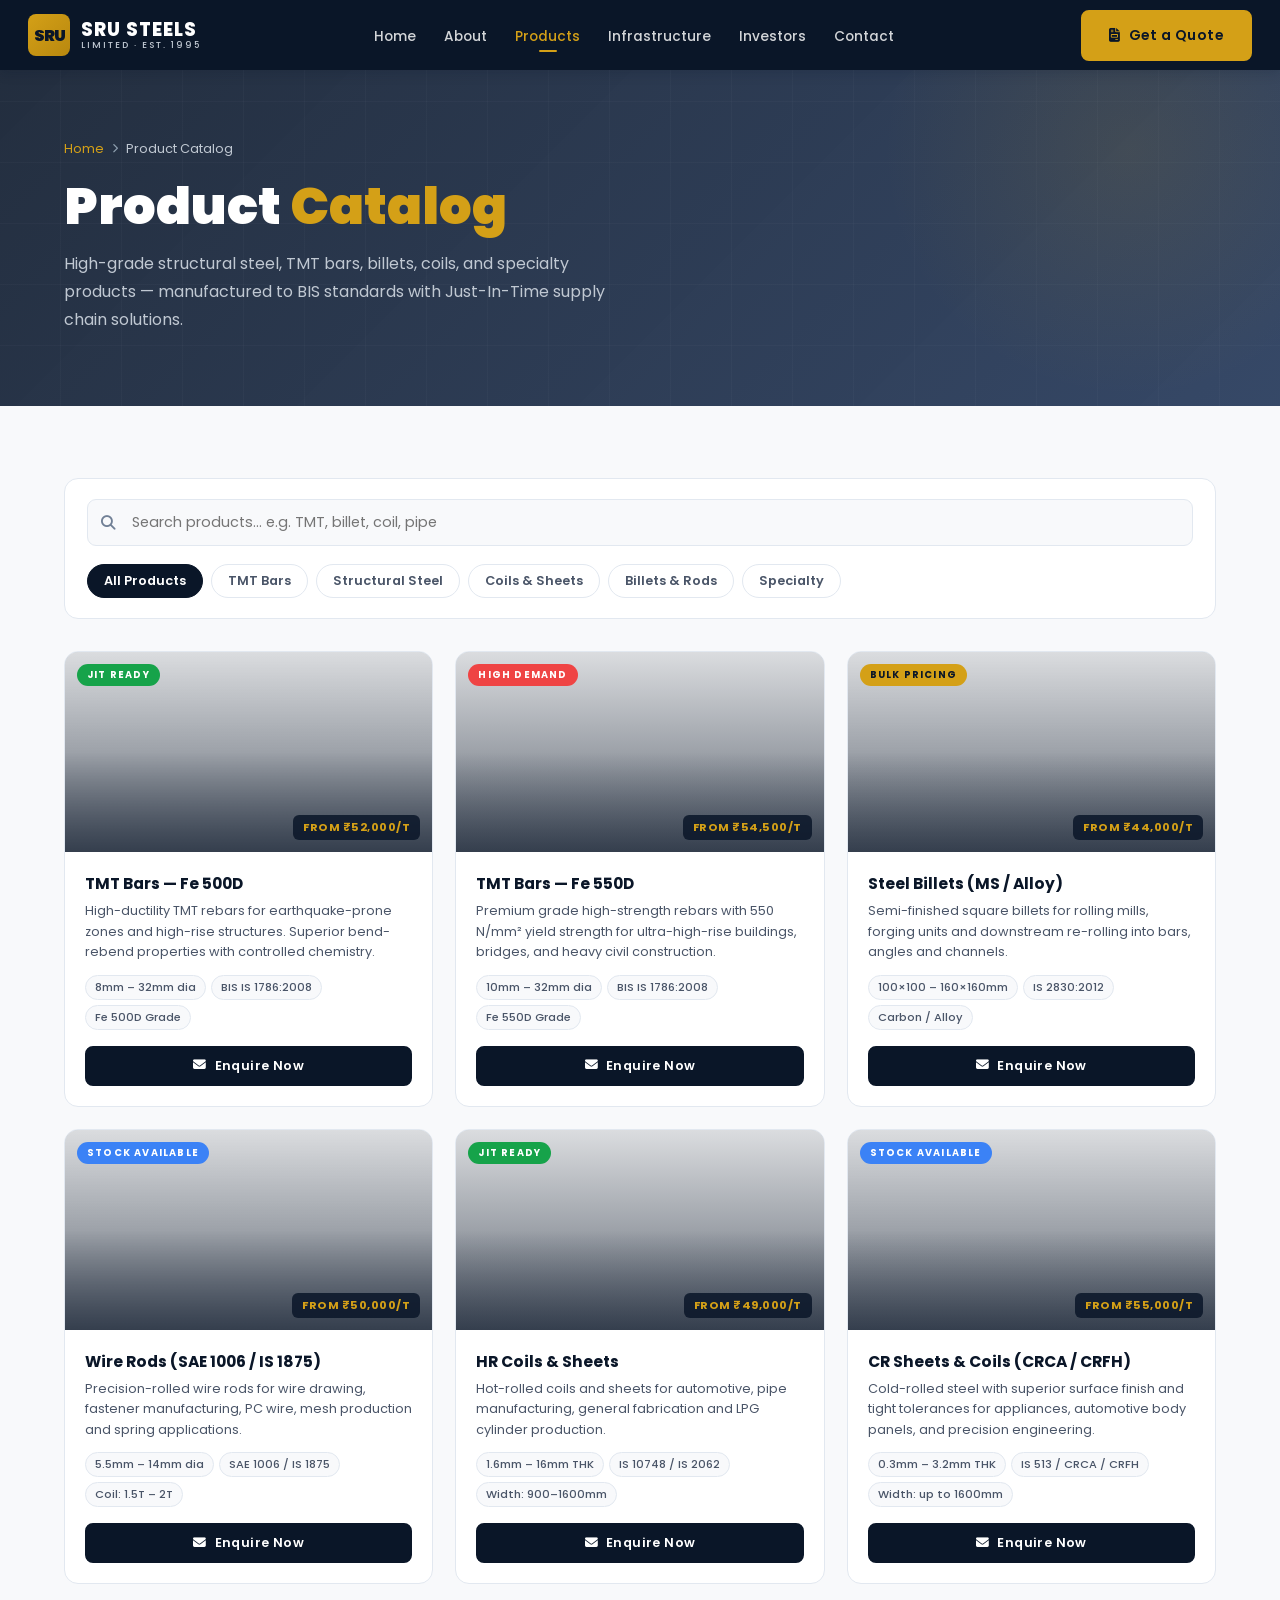
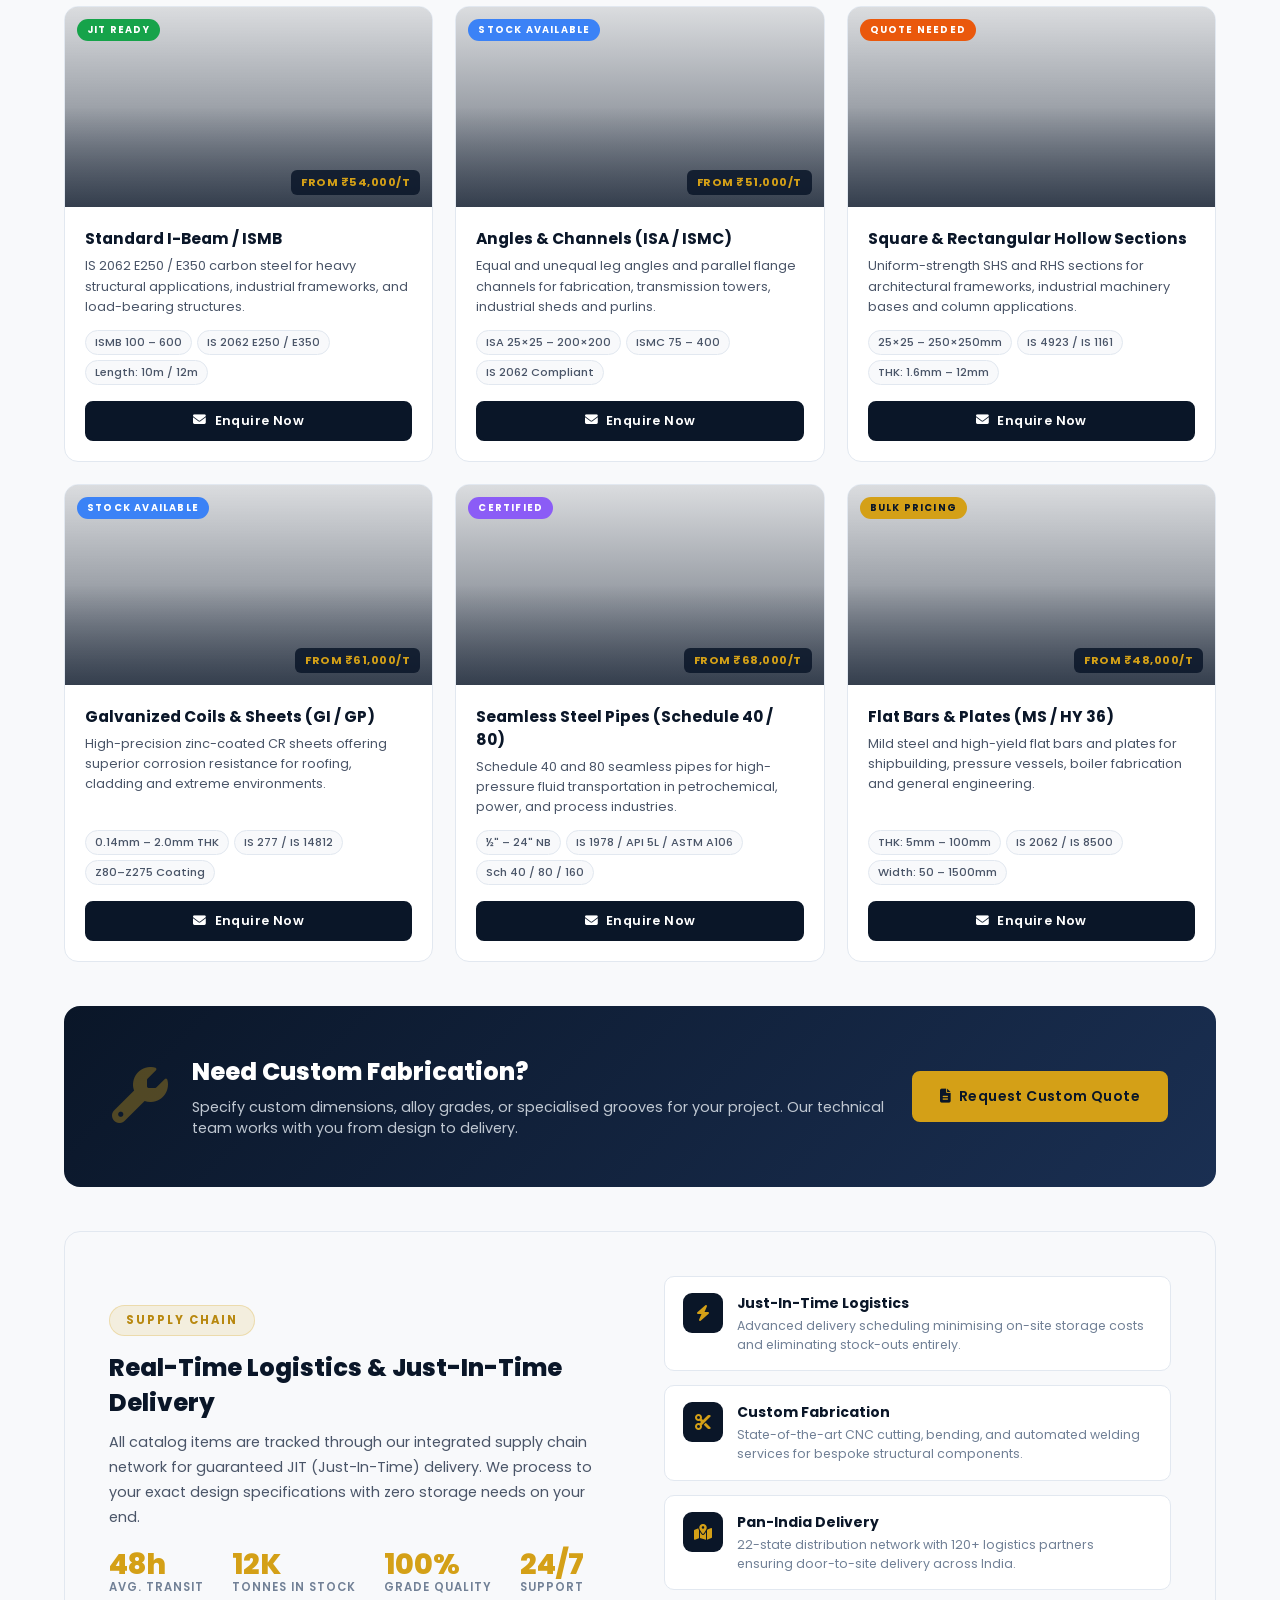
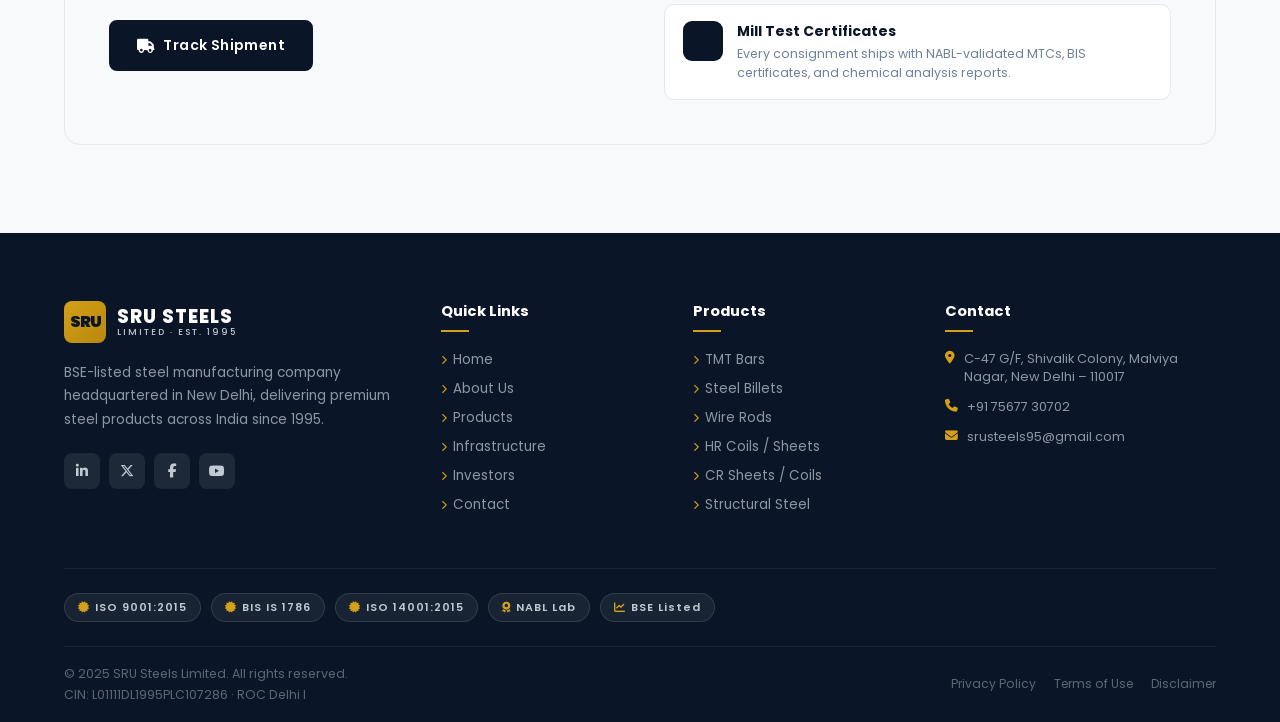
<file: products.html>
<!DOCTYPE html>
<html lang="en">
<head>
<meta charset="UTF-8">
<meta name="viewport" content="width=device-width, initial-scale=1.0">
<title>Product Catalog | SRU Steels Limited</title>
<link rel="preconnect" href="https://fonts.googleapis.com">
<link rel="preconnect" href="https://fonts.gstatic.com" crossorigin>
<link href="https://fonts.googleapis.com/css2?family=Poppins:wght@300;400;500;600;700;800;900&display=swap" rel="stylesheet">
<link rel="stylesheet" href="https://cdnjs.cloudflare.com/ajax/libs/font-awesome/6.5.0/css/all.min.css">
<link rel="stylesheet" href="css/style.css">
</head>
<body>

<!-- NAVBAR -->
<nav id="navbar" class="solid">
  <div class="nav-inner">
    <a href="index.html" class="logo"><div class="logo-mark">SRU</div><div class="logo-text"><span class="logo-name">SRU STEELS</span><span class="logo-tagline">Limited · Est. 1995</span></div></a>
    <ul class="nav-links">
      <li><a href="index.html">Home</a></li>
      <li><a href="about.html">About</a></li>
      <li><a href="products.html" class="active">Products</a></li>
      <li><a href="infrastructure.html">Infrastructure</a></li>
      <li><a href="investors.html">Investors</a></li>
      <li><a href="contact.html">Contact</a></li>
    </ul>
    <a href="#" class="btn btn-primary nav-cta" onclick="openModal()"><i class="fas fa-file-invoice"></i> Get a Quote</a>
    <button class="hamburger" id="hamburger"><span></span><span></span><span></span></button>
  </div>
</nav>
<div class="mobile-menu" id="mobileMenu">
  <a href="index.html" onclick="closeMobileMenu()">Home</a>
  <a href="about.html" onclick="closeMobileMenu()">About Us</a>
  <a href="products.html" onclick="closeMobileMenu()">Products</a>
  <a href="infrastructure.html" onclick="closeMobileMenu()">Infrastructure</a>
  <a href="investors.html" onclick="closeMobileMenu()">Investors</a>
  <a href="contact.html" onclick="closeMobileMenu()">Contact</a>
  <a href="#" class="btn btn-primary" onclick="openModal();closeMobileMenu()"><i class="fas fa-file-invoice"></i> Get a Quote</a>
</div>

<!-- PAGE HERO -->
<section class="page-hero" style="background:linear-gradient(135deg,rgba(10,22,40,0.90),rgba(26,47,82,0.88)),url('https://images.unsplash.com/photo-1624027492684-327af1fb7559?auto=format&fit=crop&w=1920&q=80') center/cover no-repeat;">
  <div class="page-hero-glow"></div>
  <div class="container page-hero-content">
    <div class="page-hero-breadcrumb">
      <a href="index.html">Home</a><i class="fas fa-chevron-right"></i><span>Product Catalog</span>
    </div>
    <h1>Product <span>Catalog</span></h1>
    <p>High-grade structural steel, TMT bars, billets, coils, and specialty products — manufactured to BIS standards with Just-In-Time supply chain solutions.</p>
  </div>
</section>

<!-- PRODUCTS SECTION -->
<section id="products-page">
  <div class="container">

    <!-- Controls -->
    <div class="prod-controls reveal">
      <div class="search-row">
        <i class="fas fa-search search-icon"></i>
        <input class="search-input" type="text" placeholder="Search products… e.g. TMT, billet, coil, pipe" oninput="searchProducts(this.value)">
      </div>
      <div class="filter-pills">
        <button class="filter-pill active" onclick="filterProducts('all',this)">All Products</button>
        <button class="filter-pill" onclick="filterProducts('tmt',this)">TMT Bars</button>
        <button class="filter-pill" onclick="filterProducts('structural',this)">Structural Steel</button>
        <button class="filter-pill" onclick="filterProducts('coils',this)">Coils &amp; Sheets</button>
        <button class="filter-pill" onclick="filterProducts('billets',this)">Billets &amp; Rods</button>
        <button class="filter-pill" onclick="filterProducts('specialty',this)">Specialty</button>
      </div>
    </div>

    <!-- Catalog Grid -->
    <div class="catalog-grid">

      <!-- TMT Bars Fe 500D -->
      <div class="cat-card reveal" data-categories="all,tmt" style="transition-delay:0.04s">
        <div class="cat-img" style="background:linear-gradient(to bottom,rgba(10,22,40,0.15),rgba(10,22,40,0.65)),url('https://images.unsplash.com/photo-1763771420303-0f11ccf613d1?auto=format&fit=crop&w=800&q=80') center/cover no-repeat;">
          <span class="avail-badge jit">JIT Ready</span>
          <span class="cat-price">FROM ₹52,000/T</span>
        </div>
        <div class="cat-body">
          <h3>TMT Bars — Fe 500D</h3>
          <p>High-ductility TMT rebars for earthquake-prone zones and high-rise structures. Superior bend-rebend properties with controlled chemistry.</p>
          <div class="cat-specs">
            <span class="spec">8mm – 32mm dia</span><span class="spec">BIS IS 1786:2008</span><span class="spec">Fe 500D Grade</span>
          </div>
          <a href="#" class="btn btn-navy btn-sm" onclick="openModal()" style="width:100%;justify-content:center"><i class="fas fa-envelope"></i> Enquire Now</a>
        </div>
      </div>

      <!-- TMT Bars Fe 550D -->
      <div class="cat-card reveal" data-categories="all,tmt" style="transition-delay:0.08s">
        <div class="cat-img" style="background:linear-gradient(to bottom,rgba(10,22,40,0.15),rgba(10,22,40,0.65)),url('https://images.unsplash.com/photo-1657358462228-548587dfae97?auto=format&fit=crop&w=800&q=80') center/cover no-repeat;">
          <span class="avail-badge demand">High Demand</span>
          <span class="cat-price">FROM ₹54,500/T</span>
        </div>
        <div class="cat-body">
          <h3>TMT Bars — Fe 550D</h3>
          <p>Premium grade high-strength rebars with 550 N/mm² yield strength for ultra-high-rise buildings, bridges, and heavy civil construction.</p>
          <div class="cat-specs">
            <span class="spec">10mm – 32mm dia</span><span class="spec">BIS IS 1786:2008</span><span class="spec">Fe 550D Grade</span>
          </div>
          <a href="#" class="btn btn-navy btn-sm" onclick="openModal()" style="width:100%;justify-content:center"><i class="fas fa-envelope"></i> Enquire Now</a>
        </div>
      </div>

      <!-- Steel Billets -->
      <div class="cat-card reveal" data-categories="all,billets" style="transition-delay:0.12s">
        <div class="cat-img" style="background:linear-gradient(to bottom,rgba(10,22,40,0.15),rgba(10,22,40,0.65)),url('https://plus.unsplash.com/premium_photo-1682141567564-80942c426f3f?auto=format&fit=crop&w=800&q=80') center/cover no-repeat;">
          <span class="avail-badge bulk">Bulk Pricing</span>
          <span class="cat-price">FROM ₹44,000/T</span>
        </div>
        <div class="cat-body">
          <h3>Steel Billets (MS / Alloy)</h3>
          <p>Semi-finished square billets for rolling mills, forging units and downstream re-rolling into bars, angles and channels.</p>
          <div class="cat-specs">
            <span class="spec">100×100 – 160×160mm</span><span class="spec">IS 2830:2012</span><span class="spec">Carbon / Alloy</span>
          </div>
          <a href="#" class="btn btn-navy btn-sm" onclick="openModal()" style="width:100%;justify-content:center"><i class="fas fa-envelope"></i> Enquire Now</a>
        </div>
      </div>

      <!-- Wire Rods -->
      <div class="cat-card reveal" data-categories="all,billets" style="transition-delay:0.16s">
        <div class="cat-img" style="background:linear-gradient(to bottom,rgba(10,22,40,0.15),rgba(10,22,40,0.65)),url('https://plus.unsplash.com/premium_photo-1661937868127-2f5a58dec30c?auto=format&fit=crop&w=800&q=80') center/cover no-repeat;">
          <span class="avail-badge stock">Stock Available</span>
          <span class="cat-price">FROM ₹50,000/T</span>
        </div>
        <div class="cat-body">
          <h3>Wire Rods (SAE 1006 / IS 1875)</h3>
          <p>Precision-rolled wire rods for wire drawing, fastener manufacturing, PC wire, mesh production and spring applications.</p>
          <div class="cat-specs">
            <span class="spec">5.5mm – 14mm dia</span><span class="spec">SAE 1006 / IS 1875</span><span class="spec">Coil: 1.5T – 2T</span>
          </div>
          <a href="#" class="btn btn-navy btn-sm" onclick="openModal()" style="width:100%;justify-content:center"><i class="fas fa-envelope"></i> Enquire Now</a>
        </div>
      </div>

      <!-- HR Coils -->
      <div class="cat-card reveal" data-categories="all,coils" style="transition-delay:0.2s">
        <div class="cat-img" style="background:linear-gradient(to bottom,rgba(10,22,40,0.15),rgba(10,22,40,0.65)),url('https://images.unsplash.com/photo-1697698532602-ccf880036281?auto=format&fit=crop&w=800&q=80') center/cover no-repeat;">
          <span class="avail-badge jit">JIT Ready</span>
          <span class="cat-price">FROM ₹49,000/T</span>
        </div>
        <div class="cat-body">
          <h3>HR Coils &amp; Sheets</h3>
          <p>Hot-rolled coils and sheets for automotive, pipe manufacturing, general fabrication and LPG cylinder production.</p>
          <div class="cat-specs">
            <span class="spec">1.6mm – 16mm THK</span><span class="spec">IS 10748 / IS 2062</span><span class="spec">Width: 900–1600mm</span>
          </div>
          <a href="#" class="btn btn-navy btn-sm" onclick="openModal()" style="width:100%;justify-content:center"><i class="fas fa-envelope"></i> Enquire Now</a>
        </div>
      </div>

      <!-- CR Sheets -->
      <div class="cat-card reveal" data-categories="all,coils" style="transition-delay:0.24s">
        <div class="cat-img" style="background:linear-gradient(to bottom,rgba(10,22,40,0.15),rgba(10,22,40,0.65)),url('https://plus.unsplash.com/premium_photo-1675188564944-472abfdc7ede?auto=format&fit=crop&w=800&q=80') center/cover no-repeat;">
          <span class="avail-badge stock">Stock Available</span>
          <span class="cat-price">FROM ₹55,000/T</span>
        </div>
        <div class="cat-body">
          <h3>CR Sheets &amp; Coils (CRCA / CRFH)</h3>
          <p>Cold-rolled steel with superior surface finish and tight tolerances for appliances, automotive body panels, and precision engineering.</p>
          <div class="cat-specs">
            <span class="spec">0.3mm – 3.2mm THK</span><span class="spec">IS 513 / CRCA / CRFH</span><span class="spec">Width: up to 1600mm</span>
          </div>
          <a href="#" class="btn btn-navy btn-sm" onclick="openModal()" style="width:100%;justify-content:center"><i class="fas fa-envelope"></i> Enquire Now</a>
        </div>
      </div>

      <!-- Standard I-Beam -->
      <div class="cat-card reveal" data-categories="all,structural" style="transition-delay:0.28s">
        <div class="cat-img" style="background:linear-gradient(to bottom,rgba(10,22,40,0.15),rgba(10,22,40,0.65)),url('https://images.unsplash.com/photo-1766445318506-c6cc02f3c808?auto=format&fit=crop&w=800&q=80') center/cover no-repeat;">
          <span class="avail-badge jit">JIT Ready</span>
          <span class="cat-price">FROM ₹54,000/T</span>
        </div>
        <div class="cat-body">
          <h3>Standard I-Beam / ISMB</h3>
          <p>IS 2062 E250 / E350 carbon steel for heavy structural applications, industrial frameworks, and load-bearing structures.</p>
          <div class="cat-specs">
            <span class="spec">ISMB 100 – 600</span><span class="spec">IS 2062 E250 / E350</span><span class="spec">Length: 10m / 12m</span>
          </div>
          <a href="#" class="btn btn-navy btn-sm" onclick="openModal()" style="width:100%;justify-content:center"><i class="fas fa-envelope"></i> Enquire Now</a>
        </div>
      </div>

      <!-- Angles & Channels -->
      <div class="cat-card reveal" data-categories="all,structural" style="transition-delay:0.32s">
        <div class="cat-img" style="background:linear-gradient(to bottom,rgba(10,22,40,0.15),rgba(10,22,40,0.65)),url('https://images.unsplash.com/photo-1557592494-37448a3f4b11?auto=format&fit=crop&w=800&q=80') center/cover no-repeat;">
          <span class="avail-badge stock">Stock Available</span>
          <span class="cat-price">FROM ₹51,000/T</span>
        </div>
        <div class="cat-body">
          <h3>Angles &amp; Channels (ISA / ISMC)</h3>
          <p>Equal and unequal leg angles and parallel flange channels for fabrication, transmission towers, industrial sheds and purlins.</p>
          <div class="cat-specs">
            <span class="spec">ISA 25×25 – 200×200</span><span class="spec">ISMC 75 – 400</span><span class="spec">IS 2062 Compliant</span>
          </div>
          <a href="#" class="btn btn-navy btn-sm" onclick="openModal()" style="width:100%;justify-content:center"><i class="fas fa-envelope"></i> Enquire Now</a>
        </div>
      </div>

      <!-- Square Hollow Section -->
      <div class="cat-card reveal" data-categories="all,structural" style="transition-delay:0.36s">
        <div class="cat-img" style="background:linear-gradient(to bottom,rgba(10,22,40,0.15),rgba(10,22,40,0.65)),url('https://plus.unsplash.com/premium_photo-1661963767417-80e43ff30993?auto=format&fit=crop&w=800&q=80') center/cover no-repeat;">
          <span class="avail-badge quote">Quote Needed</span>
        </div>
        <div class="cat-body">
          <h3>Square &amp; Rectangular Hollow Sections</h3>
          <p>Uniform-strength SHS and RHS sections for architectural frameworks, industrial machinery bases and column applications.</p>
          <div class="cat-specs">
            <span class="spec">25×25 – 250×250mm</span><span class="spec">IS 4923 / IS 1161</span><span class="spec">THK: 1.6mm – 12mm</span>
          </div>
          <a href="#" class="btn btn-navy btn-sm" onclick="openModal()" style="width:100%;justify-content:center"><i class="fas fa-envelope"></i> Enquire Now</a>
        </div>
      </div>

      <!-- Galvanized Coil -->
      <div class="cat-card reveal" data-categories="all,coils,specialty" style="transition-delay:0.4s">
        <div class="cat-img" style="background:linear-gradient(to bottom,rgba(10,22,40,0.15),rgba(10,22,40,0.65)),url('https://plus.unsplash.com/premium_photo-1675188564944-472abfdc7ede?auto=format&fit=crop&w=800&q=80') center/cover no-repeat;">
          <span class="avail-badge stock">Stock Available</span>
          <span class="cat-price">FROM ₹61,000/T</span>
        </div>
        <div class="cat-body">
          <h3>Galvanized Coils &amp; Sheets (GI / GP)</h3>
          <p>High-precision zinc-coated CR sheets offering superior corrosion resistance for roofing, cladding and extreme environments.</p>
          <div class="cat-specs">
            <span class="spec">0.14mm – 2.0mm THK</span><span class="spec">IS 277 / IS 14812</span><span class="spec">Z80–Z275 Coating</span>
          </div>
          <a href="#" class="btn btn-navy btn-sm" onclick="openModal()" style="width:100%;justify-content:center"><i class="fas fa-envelope"></i> Enquire Now</a>
        </div>
      </div>

      <!-- Seamless Pipe -->
      <div class="cat-card reveal" data-categories="all,specialty" style="transition-delay:0.44s">
        <div class="cat-img" style="background:linear-gradient(to bottom,rgba(10,22,40,0.15),rgba(10,22,40,0.65)),url('https://plus.unsplash.com/premium_photo-1661962247387-6b5498e5b73a?auto=format&fit=crop&w=800&q=80') center/cover no-repeat;">
          <span class="avail-badge cert">Certified</span>
          <span class="cat-price">FROM ₹68,000/T</span>
        </div>
        <div class="cat-body">
          <h3>Seamless Steel Pipes (Schedule 40 / 80)</h3>
          <p>Schedule 40 and 80 seamless pipes for high-pressure fluid transportation in petrochemical, power, and process industries.</p>
          <div class="cat-specs">
            <span class="spec">½" – 24" NB</span><span class="spec">IS 1978 / API 5L / ASTM A106</span><span class="spec">Sch 40 / 80 / 160</span>
          </div>
          <a href="#" class="btn btn-navy btn-sm" onclick="openModal()" style="width:100%;justify-content:center"><i class="fas fa-envelope"></i> Enquire Now</a>
        </div>
      </div>

      <!-- Flat Bars -->
      <div class="cat-card reveal" data-categories="all,structural,specialty" style="transition-delay:0.48s">
        <div class="cat-img" style="background:linear-gradient(to bottom,rgba(10,22,40,0.15),rgba(10,22,40,0.65)),url('https://images.unsplash.com/photo-1697281679290-ad7be1b10682?auto=format&fit=crop&w=800&q=80') center/cover no-repeat;">
          <span class="avail-badge bulk">Bulk Pricing</span>
          <span class="cat-price">FROM ₹48,000/T</span>
        </div>
        <div class="cat-body">
          <h3>Flat Bars &amp; Plates (MS / HY 36)</h3>
          <p>Mild steel and high-yield flat bars and plates for shipbuilding, pressure vessels, boiler fabrication and general engineering.</p>
          <div class="cat-specs">
            <span class="spec">THK: 5mm – 100mm</span><span class="spec">IS 2062 / IS 8500</span><span class="spec">Width: 50 – 1500mm</span>
          </div>
          <a href="#" class="btn btn-navy btn-sm" onclick="openModal()" style="width:100%;justify-content:center"><i class="fas fa-envelope"></i> Enquire Now</a>
        </div>
      </div>

    </div>

    <!-- CUSTOM FABRICATION CTA -->
    <div class="fab-cta reveal">
      <div class="fab-cta-icon"><i class="fas fa-wrench"></i></div>
      <div style="flex:1">
        <h3>Need Custom Fabrication?</h3>
        <p>Specify custom dimensions, alloy grades, or specialised grooves for your project. Our technical team works with you from design to delivery.</p>
      </div>
      <a href="#" class="btn btn-primary" onclick="openModal()"><i class="fas fa-file-alt"></i> Request Custom Quote</a>
    </div>

    <!-- JIT LOGISTICS -->
    <div class="jit-section reveal">
      <div class="jit-left">
        <span class="section-tag">Supply Chain</span>
        <h3>Real-Time Logistics &amp; Just-In-Time Delivery</h3>
        <p>All catalog items are tracked through our integrated supply chain network for guaranteed JIT (Just-In-Time) delivery. We process to your exact design specifications with zero storage needs on your end.</p>
        <div class="jit-stats">
          <div><div class="jit-stat-num">48h</div><div class="jit-stat-lbl">Avg. Transit</div></div>
          <div><div class="jit-stat-num">12K</div><div class="jit-stat-lbl">Tonnes in Stock</div></div>
          <div><div class="jit-stat-num">100%</div><div class="jit-stat-lbl">Grade Quality</div></div>
          <div><div class="jit-stat-num">24/7</div><div class="jit-stat-lbl">Support</div></div>
        </div>
        <div style="margin-top:24px"><a href="contact.html" class="btn btn-navy"><i class="fas fa-truck"></i> Track Shipment</a></div>
      </div>
      <div class="jit-features">
        <div class="jit-feat">
          <div class="jit-feat-icon"><i class="fas fa-bolt"></i></div>
          <div><h5>Just-In-Time Logistics</h5><p>Advanced delivery scheduling minimising on-site storage costs and eliminating stock-outs entirely.</p></div>
        </div>
        <div class="jit-feat">
          <div class="jit-feat-icon"><i class="fas fa-cut"></i></div>
          <div><h5>Custom Fabrication</h5><p>State-of-the-art CNC cutting, bending, and automated welding services for bespoke structural components.</p></div>
        </div>
        <div class="jit-feat">
          <div class="jit-feat-icon"><i class="fas fa-map-marked-alt"></i></div>
          <div><h5>Pan-India Delivery</h5><p>22-state distribution network with 120+ logistics partners ensuring door-to-site delivery across India.</p></div>
        </div>
        <div class="jit-feat">
          <div class="jit-feat-icon"><i class="fas fa-file-certificate"></i></div>
          <div><h5>Mill Test Certificates</h5><p>Every consignment ships with NABL-validated MTCs, BIS certificates, and chemical analysis reports.</p></div>
        </div>
      </div>
    </div>

  </div>
</section>

<!-- FOOTER -->
<footer>
  <div class="container">
    <div class="footer-grid">
      <div class="footer-about"><a href="index.html" class="logo"><div class="logo-mark">SRU</div><div class="logo-text"><span class="logo-name">SRU STEELS</span><span class="logo-tagline">Limited · Est. 1995</span></div></a><p>BSE-listed steel manufacturing company headquartered in New Delhi, delivering premium steel products across India since 1995.</p><div class="social-links"><a href="#" class="social-link"><i class="fab fa-linkedin-in"></i></a><a href="#" class="social-link"><i class="fab fa-x-twitter"></i></a><a href="#" class="social-link"><i class="fab fa-facebook-f"></i></a><a href="#" class="social-link"><i class="fab fa-youtube"></i></a></div></div>
      <div class="footer-col"><h4>Quick Links</h4><ul class="f-links"><li><a href="index.html"><i class="fas fa-chevron-right"></i> Home</a></li><li><a href="about.html"><i class="fas fa-chevron-right"></i> About Us</a></li><li><a href="products.html"><i class="fas fa-chevron-right"></i> Products</a></li><li><a href="infrastructure.html"><i class="fas fa-chevron-right"></i> Infrastructure</a></li><li><a href="investors.html"><i class="fas fa-chevron-right"></i> Investors</a></li><li><a href="contact.html"><i class="fas fa-chevron-right"></i> Contact</a></li></ul></div>
      <div class="footer-col"><h4>Products</h4><ul class="f-links"><li><a href="products.html"><i class="fas fa-chevron-right"></i> TMT Bars</a></li><li><a href="products.html"><i class="fas fa-chevron-right"></i> Steel Billets</a></li><li><a href="products.html"><i class="fas fa-chevron-right"></i> Wire Rods</a></li><li><a href="products.html"><i class="fas fa-chevron-right"></i> HR Coils / Sheets</a></li><li><a href="products.html"><i class="fas fa-chevron-right"></i> CR Sheets / Coils</a></li><li><a href="products.html"><i class="fas fa-chevron-right"></i> Structural Steel</a></li></ul></div>
      <div class="footer-col"><h4>Contact</h4><ul class="f-contact"><li><i class="fas fa-location-dot"></i> C-47 G/F, Shivalik Colony, Malviya Nagar, New Delhi – 110017</li><li><i class="fas fa-phone"></i> +91 75677 30702</li><li><i class="fas fa-envelope"></i> srusteels95@gmail.com</li></ul></div>
    </div>
    <div class="footer-cert"><div class="cert-badges"><span class="cert-pill"><i class="fas fa-certificate"></i> ISO 9001:2015</span><span class="cert-pill"><i class="fas fa-certificate"></i> BIS IS 1786</span><span class="cert-pill"><i class="fas fa-certificate"></i> ISO 14001:2015</span><span class="cert-pill"><i class="fas fa-award"></i> NABL Lab</span><span class="cert-pill"><i class="fas fa-chart-line"></i> BSE Listed</span></div></div>
    <div class="footer-bottom"><div><p>© 2025 SRU Steels Limited. All rights reserved.</p><p class="cin-text">CIN: L01111DL1995PLC107286 · ROC Delhi I</p></div><div class="fb-links"><a href="#">Privacy Policy</a><a href="#">Terms of Use</a><a href="#">Disclaimer</a></div></div>
  </div>
</footer>

<div class="modal-overlay" id="quoteModal"><div class="modal"><button class="modal-close" onclick="closeModal()"><i class="fas fa-times"></i></button><span class="section-tag">Quick Enquiry</span><h3 style="font-size:1.4rem;font-weight:800;color:var(--navy);margin-bottom:6px">Get a Quote</h3><p style="font-size:0.83rem;color:var(--text-light);margin-bottom:24px">Our sales team will respond within 2 hours.</p><form onsubmit="submitQuote(event)"><input type="hidden" name="_subject" value="New Quote Request — SRU Steels Website"><div class="form-group"><label>Name *</label><input type="text" name="name" placeholder="Your full name" required></div><div class="form-group"><label>Phone *</label><input type="tel" name="phone" placeholder="+91 98765 43210" required></div><div class="form-group"><label>Product Required</label><select name="product"><option>TMT Bars Fe 500D</option><option>TMT Bars Fe 550D</option><option>Steel Billets</option><option>Wire Rods</option><option>HR Coils / Sheets</option><option>CR Sheets / Coils</option><option>Structural Steel</option><option>Seamless Pipes</option><option>Galvanized Coils</option><option>Custom Fabrication</option></select></div><div class="form-group"><label>Quantity (MT)</label><input type="text" name="quantity" placeholder="e.g. 50 MT"></div><button type="submit" class="btn btn-primary form-btn"><i class="fas fa-paper-plane"></i> Request Quote</button></form></div></div>
<button id="btt"><i class="fas fa-chevron-up"></i></button>
<script src="js/main.js"></script>
</body>
</html>
</file>
<file: css/style.css>
/* ====================================================
   SRU STEELS — SHARED STYLESHEET
   ==================================================== */

/* ===== VARIABLES ===== */
:root {
  --navy:       #0A1628;
  --navy-light: #122040;
  --navy-mid:   #1a2f52;
  --steel:      #C0C8D2;
  --steel-dark: #8fa0b0;
  --gold:       #D4A017;
  --gold-light: #e8b82a;
  --gold-dark:  #b8880f;
  --white:      #ffffff;
  --off-white:  #f8f9fb;
  --text-dark:  #1a1a2e;
  --text-mid:   #4a5568;
  --text-light: #718096;
  --border:     #e2e8f0;
  --green:      #16a34a;
  --orange:     #ea580c;
  --shadow:     0 4px 24px rgba(10,22,40,0.10);
  --shadow-lg:  0 12px 48px rgba(10,22,40,0.18);
  --radius:     12px;
  --radius-sm:  8px;
  --transition: all 0.3s cubic-bezier(0.4,0,0.2,1);
}

/* ===== RESET ===== */
*, *::before, *::after { box-sizing: border-box; margin: 0; padding: 0; }
html { scroll-behavior: smooth; font-size: 16px; }
body { font-family: 'Poppins', sans-serif; color: var(--text-dark); background: var(--white); overflow-x: hidden; }
img  { max-width: 100%; display: block; }
a    { text-decoration: none; color: inherit; }
ul   { list-style: none; }
button { cursor: pointer; font-family: 'Poppins', sans-serif; }
input, select, textarea { font-family: 'Poppins', sans-serif; }

/* ===== UTILITIES ===== */
.container { max-width: 1200px; margin: 0 auto; padding: 0 24px; }

.section-tag {
  display: inline-block;
  background: rgba(212,160,23,0.12);
  color: var(--gold-dark);
  font-size: 0.72rem; font-weight: 700;
  letter-spacing: 2px; text-transform: uppercase;
  padding: 6px 16px; border-radius: 50px;
  margin-bottom: 14px;
  border: 1px solid rgba(212,160,23,0.25);
}
.section-title {
  font-size: clamp(1.8rem, 3.5vw, 2.6rem);
  font-weight: 800; color: var(--navy);
  line-height: 1.2; margin-bottom: 14px;
}
.section-title span { color: var(--gold); }
.section-subtitle {
  font-size: 0.975rem; color: var(--text-mid);
  max-width: 600px; line-height: 1.75;
}
.section-header { text-align: center; margin-bottom: 52px; }
.section-header .section-subtitle { margin: 0 auto; }

/* Buttons */
.btn {
  display: inline-flex; align-items: center; gap: 8px;
  padding: 13px 26px; border-radius: 8px;
  font-size: 0.875rem; font-weight: 600;
  letter-spacing: 0.4px; transition: var(--transition);
  border: 2px solid transparent; white-space: nowrap;
}
.btn-primary  { background: var(--gold); color: var(--navy); border-color: var(--gold); }
.btn-primary:hover { background: var(--gold-light); border-color: var(--gold-light); transform: translateY(-2px); box-shadow: 0 8px 24px rgba(212,160,23,0.35); }
.btn-outline  { background: transparent; color: var(--white); border-color: rgba(255,255,255,0.6); }
.btn-outline:hover { background: var(--white); color: var(--navy); }
.btn-navy     { background: var(--navy); color: var(--white); border-color: var(--navy); }
.btn-navy:hover { background: var(--navy-light); transform: translateY(-2px); box-shadow: 0 6px 20px rgba(10,22,40,0.28); }
.btn-ghost    { background: rgba(255,255,255,0.1); color: var(--white); border-color: rgba(255,255,255,0.2); }
.btn-ghost:hover { background: rgba(255,255,255,0.2); }
.btn-sm { padding: 9px 18px; font-size: 0.8rem; }

/* Reveal animations */
.reveal { opacity: 0; transform: translateY(36px); transition: opacity 0.65s ease, transform 0.65s ease; }
.reveal.visible { opacity: 1; transform: translateY(0); }
.reveal-l { opacity: 0; transform: translateX(-36px); transition: opacity 0.65s ease, transform 0.65s ease; }
.reveal-l.visible { opacity: 1; transform: translateX(0); }
.reveal-r { opacity: 0; transform: translateX(36px); transition: opacity 0.65s ease, transform 0.65s ease; }
.reveal-r.visible { opacity: 1; transform: translateX(0); }

/* ===== NAVBAR ===== */
#navbar {
  position: fixed; top: 0; left: 0; right: 0;
  z-index: 1000; transition: var(--transition);
}
.nav-inner {
  display: flex; align-items: center; justify-content: space-between;
  height: 70px; padding: 0 28px;
  max-width: 1320px; margin: 0 auto;
}
#navbar.transparent { background: transparent; }
#navbar.scrolled    { background: var(--navy); box-shadow: 0 4px 20px rgba(10,22,40,0.3); }
#navbar.solid       { background: var(--navy); box-shadow: 0 2px 12px rgba(10,22,40,0.2); }

.logo { display: flex; align-items: center; gap: 11px; }
.logo-mark {
  width: 42px; height: 42px;
  background: linear-gradient(135deg, var(--gold), var(--gold-dark));
  border-radius: 8px; display: flex; align-items: center; justify-content: center;
  font-weight: 900; font-size: 1rem; color: var(--navy);
  letter-spacing: -1px; flex-shrink: 0;
}
.logo-text { display: flex; flex-direction: column; line-height: 1.15; }
.logo-name    { font-size: 1.15rem; font-weight: 800; color: var(--white); letter-spacing: 1px; }
.logo-tagline { font-size: 0.57rem; color: var(--steel); letter-spacing: 2px; text-transform: uppercase; font-weight: 500; }

.nav-links { display: flex; align-items: center; gap: 2px; }
.nav-links a {
  padding: 7px 13px; color: rgba(255,255,255,0.82);
  font-size: 0.855rem; font-weight: 500;
  border-radius: 6px; transition: var(--transition); position: relative;
}
.nav-links a:hover, .nav-links a.active { color: var(--gold); }
.nav-links a.active::after {
  content: ''; position: absolute; bottom: 1px; left: 50%;
  transform: translateX(-50%); width: 18px; height: 2px;
  background: var(--gold); border-radius: 2px;
}
.nav-cta { margin-left: 14px; }

.hamburger { display: none; flex-direction: column; gap: 5px; background: none; border: none; padding: 4px; }
.hamburger span { width: 24px; height: 2px; background: var(--white); border-radius: 2px; transition: var(--transition); display: block; }

.mobile-menu {
  display: none; position: fixed; top: 70px; left: 0; right: 0;
  background: var(--navy); padding: 12px 24px 24px;
  z-index: 999; box-shadow: 0 8px 24px rgba(0,0,0,0.3);
}
.mobile-menu.open { display: block; }
.mobile-menu a { display: block; padding: 11px 0; color: var(--steel); font-size: 0.93rem; font-weight: 500; border-bottom: 1px solid rgba(255,255,255,0.07); }
.mobile-menu .btn { margin-top: 14px; width: 100%; justify-content: center; }

/* ===== PAGE HERO (inner pages) ===== */
.page-hero {
  background: linear-gradient(135deg, var(--navy) 0%, var(--navy-mid) 60%, var(--navy) 100%);
  padding: 140px 0 72px; position: relative; overflow: hidden;
}
.page-hero::before {
  content: ''; position: absolute; inset: 0;
  background-image: repeating-linear-gradient(0deg, transparent, transparent 60px, rgba(192,200,210,0.03) 60px, rgba(192,200,210,0.03) 61px),
                    repeating-linear-gradient(90deg, transparent, transparent 60px, rgba(192,200,210,0.03) 60px, rgba(192,200,210,0.03) 61px);
}
.page-hero-glow {
  position: absolute; top: -100px; right: -100px;
  width: 500px; height: 500px;
  background: radial-gradient(circle, rgba(212,160,23,0.10) 0%, transparent 70%);
  pointer-events: none;
}
.page-hero-content { position: relative; z-index: 2; }
.page-hero-breadcrumb {
  display: flex; align-items: center; gap: 8px;
  margin-bottom: 20px; font-size: 0.8rem; color: var(--steel);
}
.page-hero-breadcrumb a { color: var(--gold); transition: var(--transition); }
.page-hero-breadcrumb a:hover { color: var(--gold-light); }
.page-hero-breadcrumb i { font-size: 0.6rem; color: var(--steel-dark); }
.page-hero h1 {
  font-size: clamp(2rem, 4.5vw, 3.2rem);
  font-weight: 900; color: var(--white); line-height: 1.1; margin-bottom: 16px;
}
.page-hero h1 span { color: var(--gold); }
.page-hero p { font-size: 1rem; color: var(--steel); max-width: 560px; line-height: 1.75; }

/* ===== HOME HERO ===== */
#home-hero {
  position: relative; min-height: 100vh;
  display: flex; align-items: center; overflow: hidden;
  background: var(--navy);
}
.hero-bg {
  position: absolute; inset: 0;
  background: linear-gradient(135deg, #060e1c 0%, #0A1628 40%, #122040 70%, #0A1628 100%);
}
.hero-pattern {
  position: absolute; inset: 0; opacity: 0.035;
  background-image:
    repeating-linear-gradient(0deg, transparent, transparent 80px, rgba(192,200,210,1) 80px, rgba(192,200,210,1) 81px),
    repeating-linear-gradient(90deg, transparent, transparent 80px, rgba(192,200,210,1) 80px, rgba(192,200,210,1) 81px);
}
.hero-glow {
  position: absolute; top: 15%; right: 8%;
  width: 520px; height: 520px;
  background: radial-gradient(circle, rgba(212,160,23,0.11) 0%, transparent 70%);
  pointer-events: none;
}
.hero-content {
  position: relative; z-index: 2;
  padding: 130px 28px 90px;
  max-width: 1200px; margin: 0 auto; width: 100%;
}
.hero-eyebrow {
  display: inline-flex; align-items: center; gap: 10px;
  background: rgba(212,160,23,0.12); border: 1px solid rgba(212,160,23,0.28);
  color: var(--gold); padding: 7px 18px; border-radius: 50px;
  font-size: 0.78rem; font-weight: 600; letter-spacing: 1.2px;
  margin-bottom: 28px;
}
.hero-eyebrow span { width: 6px; height: 6px; background: var(--gold); border-radius: 50%; animation: blink 1.8s infinite; }
@keyframes blink { 0%,100% { opacity:1; } 50% { opacity:0.3; } }

.hero-title {
  font-size: clamp(2.6rem, 6.5vw, 5.2rem);
  font-weight: 900; color: var(--white);
  line-height: 1.05; margin-bottom: 24px; max-width: 820px;
}
.hero-title .hl {
  color: var(--gold); position: relative; display: inline-block;
}
.hero-title .hl::after {
  content: ''; position: absolute; bottom: -3px; left: 0; right: 0;
  height: 3px; background: linear-gradient(90deg, var(--gold), transparent);
}
.hero-sub {
  font-size: clamp(0.95rem, 1.8vw, 1.15rem); color: rgba(192,200,210,0.88);
  max-width: 560px; line-height: 1.78; margin-bottom: 40px;
}
.hero-btns { display: flex; flex-wrap: wrap; gap: 14px; margin-bottom: 68px; }

.hero-stats { display: grid; grid-template-columns: repeat(4,1fr); gap: 20px; max-width: 740px; }
.h-stat {
  text-align: center; padding: 20px 14px;
  background: rgba(255,255,255,0.055);
  border: 1px solid rgba(255,255,255,0.1);
  border-radius: 12px; backdrop-filter: blur(8px);
}
.h-stat-num { font-size: 2rem; font-weight: 800; color: var(--gold); line-height: 1; display: block; margin-bottom: 5px; }
.h-stat-lbl { font-size: 0.68rem; color: var(--steel); text-transform: uppercase; letter-spacing: 1.5px; font-weight: 500; }

.hero-scroll {
  position: absolute; bottom: 28px; left: 50%; transform: translateX(-50%);
  display: flex; flex-direction: column; align-items: center; gap: 6px;
  color: rgba(255,255,255,0.35); font-size: 0.7rem; letter-spacing: 2px;
}
.scroll-line { width: 1px; height: 44px; background: linear-gradient(to bottom, transparent, var(--gold)); animation: sl 1.8s ease infinite; }
@keyframes sl {
  0%   { transform: scaleY(0); transform-origin: top; }
  50%  { transform: scaleY(1); transform-origin: top; }
  51%  { transform: scaleY(1); transform-origin: bottom; }
  100% { transform: scaleY(0); transform-origin: bottom; }
}

/* ===== CLIENTS / TRUST BAR ===== */
.trust-bar { background: var(--off-white); padding: 28px 0; border-bottom: 1px solid var(--border); }
.trust-inner { display: flex; align-items: center; justify-content: space-between; flex-wrap: wrap; gap: 20px; }
.trust-label { font-size: 0.78rem; color: var(--text-light); font-weight: 600; letter-spacing: 1px; text-transform: uppercase; white-space: nowrap; }
.trust-logos { display: flex; align-items: center; gap: 32px; flex-wrap: wrap; }
.trust-logo { font-size: 0.85rem; font-weight: 700; color: var(--steel-dark); letter-spacing: 0.5px; transition: var(--transition); }
.trust-logo:hover { color: var(--navy); }

/* ===== FEATURED PRODUCTS (HOME) ===== */
#featured { padding: 88px 0; background: var(--white); }
.fp-header { display: flex; align-items: flex-end; justify-content: space-between; margin-bottom: 44px; flex-wrap: wrap; gap: 16px; }
.fp-grid { display: grid; grid-template-columns: repeat(3,1fr); gap: 24px; }
.fp-card {
  border-radius: 14px; overflow: hidden; border: 1px solid var(--border);
  transition: var(--transition); position: relative; background: var(--white);
}
.fp-card:hover { transform: translateY(-6px); box-shadow: var(--shadow-lg); border-color: rgba(212,160,23,0.4); }
.fp-img {
  height: 210px; display: flex; align-items: center; justify-content: center;
  position: relative; overflow: hidden; transition: var(--transition);
}
.fp-img .fi { font-size: 3.8rem; position: relative; z-index: 1; transition: var(--transition); }
.fp-card:hover .fp-img .fi { transform: scale(1.1); }
.fp-img::after { content: ''; position: absolute; inset: 0; background: linear-gradient(to bottom, transparent 40%, rgba(10,22,40,0.5)); }
.fp-badge { position: absolute; top: 12px; left: 12px; font-size: 0.62rem; font-weight: 700; padding: 4px 10px; border-radius: 50px; text-transform: uppercase; letter-spacing: 1px; z-index: 2; }
.fp-badge.bestseller { background: var(--gold); color: var(--navy); }
.fp-badge.popular    { background: #3b82f6; color: var(--white); }
.fp-badge.new        { background: var(--green); color: var(--white); }
.fp-body { padding: 22px; }
.fp-body h3 { font-size: 1rem; font-weight: 700; color: var(--navy); margin-bottom: 7px; }
.fp-body p  { font-size: 0.82rem; color: var(--text-mid); line-height: 1.6; margin-bottom: 14px; }
.fp-specs { display: flex; flex-wrap: wrap; gap: 6px; margin-bottom: 18px; }
.spec { background: var(--off-white); border: 1px solid var(--border); color: var(--text-mid); font-size: 0.7rem; padding: 3px 9px; border-radius: 50px; font-weight: 500; }

/* Product image backgrounds */
.img-tmt    { background: linear-gradient(160deg,#1c0c0c,#2d1010,#3a0808); }
.img-tmt .fi { color: rgba(212,120,80,0.6); }
.img-billet { background: linear-gradient(160deg,#111111,#1e1e1e,#2a2a2a); }
.img-billet .fi { color: rgba(180,180,180,0.55); }
.img-wire   { background: linear-gradient(160deg,#0a1020,#152035,#1a2a40); }
.img-wire .fi { color: rgba(100,160,220,0.55); }
.img-hr     { background: linear-gradient(160deg,#1a1000,#2a1a00,#3a2400); }
.img-hr .fi { color: rgba(220,160,50,0.55); }
.img-cr     { background: linear-gradient(160deg,#0a1218,#101e28,#152530); }
.img-cr .fi { color: rgba(150,200,220,0.55); }
.img-struct { background: linear-gradient(160deg,#0c1010,#141a1a,#101818); }
.img-struct .fi { color: rgba(100,180,150,0.55); }
.img-ibeam  { background: linear-gradient(160deg,#121212,#1e1e20,#0e0e10); }
.img-ibeam .fi { color: rgba(180,180,200,0.55); }
.img-pipe   { background: linear-gradient(160deg,#0a0f18,#111825,#0c1520); }
.img-pipe .fi { color: rgba(80,150,200,0.55); }
.img-galv   { background: linear-gradient(160deg,#0a1210,#101e18,#0a1814); }
.img-galv .fi { color: rgba(100,200,150,0.55); }

/* ===== HOME — ABOUT TEASER ===== */
#home-about { padding: 88px 0; background: var(--off-white); }
.ha-grid { display: grid; grid-template-columns: 1fr 1fr; gap: 60px; align-items: center; }
.ha-img-box {
  background: linear-gradient(135deg, var(--navy), var(--navy-mid));
  border-radius: 16px; aspect-ratio: 5/4;
  display: flex; align-items: center; justify-content: center;
  position: relative; overflow: hidden;
}
.ha-img-box::before { content: ''; position: absolute; inset: 0; background: linear-gradient(135deg, rgba(212,160,23,0.12), transparent); }
.ha-img-box i { font-size: 6rem; color: rgba(212,160,23,0.28); position: relative; z-index: 1; }
.ha-badge {
  position: absolute; bottom: -18px; right: -18px;
  background: var(--gold); color: var(--navy);
  padding: 16px 22px; border-radius: 12px;
  font-weight: 800; text-align: center;
  box-shadow: 0 8px 28px rgba(212,160,23,0.38);
}
.ha-badge span { font-size: 2rem; line-height: 1; display: block; }
.ha-badge small { font-size: 0.67rem; letter-spacing: 1px; text-transform: uppercase; display: block; }
.ha-text p { font-size: 0.93rem; color: var(--text-mid); line-height: 1.8; margin-bottom: 14px; }
.ha-pills { display: flex; flex-wrap: wrap; gap: 10px; margin-top: 24px; }
.ha-pill {
  display: flex; align-items: center; gap: 8px;
  background: var(--white); border: 1px solid var(--border);
  padding: 8px 16px; border-radius: 8px;
  font-size: 0.82rem; font-weight: 600; color: var(--navy);
  transition: var(--transition);
}
.ha-pill:hover { border-color: var(--gold); box-shadow: var(--shadow); }
.ha-pill i { color: var(--gold); font-size: 0.85rem; }

/* ===== WHY US ===== */
#why-us { padding: 88px 0; background: var(--navy); }
#why-us .section-title { color: var(--white); }
#why-us .section-subtitle { color: var(--steel); }
.wu-grid { display: grid; grid-template-columns: repeat(4,1fr); gap: 22px; }
.wu-card {
  background: rgba(255,255,255,0.055); border: 1px solid rgba(255,255,255,0.1);
  border-radius: 14px; padding: 32px 22px; text-align: center;
  transition: var(--transition);
}
.wu-card:hover { background: rgba(212,160,23,0.1); border-color: var(--gold); transform: translateY(-4px); }
.wu-icon {
  width: 62px; height: 62px;
  background: linear-gradient(135deg, var(--gold-dark), var(--gold));
  border-radius: 14px; display: flex; align-items: center; justify-content: center;
  margin: 0 auto 18px; font-size: 1.4rem; color: var(--navy);
}
.wu-card h4 { font-size: 0.95rem; font-weight: 700; color: var(--white); margin-bottom: 9px; }
.wu-card p  { font-size: 0.82rem; color: var(--steel); line-height: 1.65; }

/* ===== CTA BANNER ===== */
.cta-banner {
  background: linear-gradient(135deg, var(--gold-dark), var(--gold));
  padding: 64px 0; position: relative; overflow: hidden;
}
.cta-banner::before { content: ''; position: absolute; inset: 0; background: url("data:image/svg+xml,%3Csvg width='60' height='60' viewBox='0 0 60 60' xmlns='http://www.w3.org/2000/svg'%3E%3Cg fill='none' fill-rule='evenodd'%3E%3Cg fill='%23000000' fill-opacity='0.05'%3E%3Cpath d='M36 34v-4h-2v4h-4v2h4v4h2v-4h4v-2h-4zm0-30V0h-2v4h-4v2h4v4h2V6h4V4h-4zM6 34v-4H4v4H0v2h4v4h2v-4h4v-2H6zM6 4V0H4v4H0v2h4v4h2V6h4V4H6z'/%3E%3C/g%3E%3C/g%3E%3C/svg%3E"); }
.cta-inner { position: relative; z-index: 1; display: flex; align-items: center; justify-content: space-between; gap: 32px; flex-wrap: wrap; }
.cta-text h2 { font-size: clamp(1.5rem,3vw,2.2rem); font-weight: 900; color: var(--navy); margin-bottom: 8px; }
.cta-text p  { font-size: 1rem; color: rgba(10,22,40,0.75); }
.cta-actions { display: flex; gap: 12px; flex-wrap: wrap; }
.btn-cta-navy { background: var(--navy); color: var(--white); border-color: var(--navy); }
.btn-cta-navy:hover { background: var(--navy-light); }
.btn-cta-wh   { background: var(--white); color: var(--navy); border-color: var(--white); }
.btn-cta-wh:hover { background: var(--off-white); }

/* ===== TESTIMONIALS ===== */
#testimonials { padding: 88px 0; background: var(--off-white); }
.testi-grid { display: grid; grid-template-columns: repeat(3,1fr); gap: 24px; }
.testi-card {
  background: var(--white); border: 1px solid var(--border);
  border-radius: 14px; padding: 32px; transition: var(--transition);
  position: relative;
}
.testi-card:hover { transform: translateY(-4px); box-shadow: var(--shadow-lg); border-color: rgba(212,160,23,0.3); }
.testi-card::before {
  content: '\201C'; font-size: 5rem; font-family: Georgia,serif; color: rgba(212,160,23,0.15);
  position: absolute; top: 12px; right: 20px; line-height: 1;
}
.t-stars { color: var(--gold); font-size: 0.85rem; letter-spacing: 2px; margin-bottom: 14px; }
.t-quote { font-size: 0.87rem; color: var(--text-mid); line-height: 1.75; margin-bottom: 22px; font-style: italic; }
.t-author { display: flex; align-items: center; gap: 12px; }
.t-avatar {
  width: 46px; height: 46px; border-radius: 50%;
  background: linear-gradient(135deg, var(--navy), var(--navy-mid));
  display: flex; align-items: center; justify-content: center;
  font-weight: 800; color: var(--gold); font-size: 0.92rem; flex-shrink: 0;
}
.t-name { font-weight: 700; color: var(--navy); font-size: 0.87rem; margin-bottom: 2px; }
.t-co   { font-size: 0.75rem; color: var(--text-light); }

/* ===== NEWS ===== */
#news-home { padding: 88px 0; background: var(--white); }
.news-grid { display: grid; grid-template-columns: repeat(3,1fr); gap: 24px; }
.news-card {
  border-radius: 14px; overflow: hidden;
  border: 1px solid var(--border); transition: var(--transition);
}
.news-card:hover { transform: translateY(-5px); box-shadow: var(--shadow-lg); border-color: rgba(212,160,23,0.35); }
.news-img {
  height: 190px; display: flex; align-items: center; justify-content: center;
  font-size: 3rem; position: relative; overflow: hidden;
}
.news-img::after { content: ''; position: absolute; inset: 0; background: linear-gradient(to bottom, transparent 40%, rgba(10,22,40,0.6)); }
.nc-tag { position: absolute; top: 14px; left: 14px; background: var(--gold); color: var(--navy); font-size: 0.62rem; font-weight: 700; padding: 4px 11px; border-radius: 50px; text-transform: uppercase; letter-spacing: 1px; z-index: 2; }
.nc-tag.award  { background: #6d28d9; color: var(--white); }
.nc-tag.green  { background: var(--green); color: var(--white); }
.news-body { padding: 22px; }
.news-date { font-size: 0.73rem; color: var(--text-light); font-weight: 500; margin-bottom: 8px; display: flex; align-items: center; gap: 5px; }
.news-date i { color: var(--gold); font-size: 0.68rem; }
.news-body h3 { font-size: 0.97rem; font-weight: 700; color: var(--navy); margin-bottom: 9px; line-height: 1.4; }
.news-body p  { font-size: 0.81rem; color: var(--text-mid); line-height: 1.6; margin-bottom: 14px; }
.read-more { font-size: 0.81rem; font-weight: 600; color: var(--gold-dark); display: inline-flex; align-items: center; gap: 5px; transition: var(--transition); }
.read-more:hover { color: var(--navy); gap: 9px; }
.news-img-exp  { background: linear-gradient(135deg,#0c1624,#1a2a3a,#0a1828); }
.news-img-exp  .fi { color: rgba(100,160,220,0.4); }
.news-img-aw   { background: linear-gradient(135deg,#1a0c20,#2a1030,#160c24); }
.news-img-aw   .fi { color: rgba(180,100,220,0.4); }
.news-img-sol  { background: linear-gradient(135deg,#141a0c,#202a10,#181e0a); }
.news-img-sol  .fi { color: rgba(160,200,80,0.4); }

/* ===== ABOUT PAGE ===== */
#about-story { padding: 88px 0; background: var(--white); }
.as-grid { display: grid; grid-template-columns: 1fr 1fr; gap: 60px; align-items: center; margin-bottom: 80px; }
.as-img {
  background: linear-gradient(135deg, var(--navy), var(--navy-mid));
  border-radius: 16px; aspect-ratio: 5/4;
  display: flex; align-items: center; justify-content: center; position: relative; overflow: hidden;
}
.as-img i { font-size: 7rem; color: rgba(212,160,23,0.22); }
.as-text p { font-size: 0.93rem; color: var(--text-mid); line-height: 1.8; margin-bottom: 14px; }

/* Timeline */
.timeline { position: relative; padding-left: 36px; margin-top: 16px; }
.timeline::before { content: ''; position: absolute; left: 10px; top: 8px; bottom: 8px; width: 2px; background: linear-gradient(to bottom, var(--gold), rgba(212,160,23,0.2)); }
.tl-item { position: relative; margin-bottom: 32px; }
.tl-dot {
  position: absolute; left: -32px; top: 4px;
  width: 14px; height: 14px; background: var(--gold);
  border-radius: 50%; border: 3px solid var(--white);
  box-shadow: 0 0 0 2px var(--gold);
}
.tl-year { font-size: 0.72rem; font-weight: 700; color: var(--gold-dark); text-transform: uppercase; letter-spacing: 1.5px; margin-bottom: 4px; }
.tl-title { font-size: 0.95rem; font-weight: 700; color: var(--navy); margin-bottom: 4px; }
.tl-desc  { font-size: 0.82rem; color: var(--text-mid); line-height: 1.6; }

/* Mission Vision */
.mv-row { display: grid; grid-template-columns: 1fr 1fr; gap: 24px; margin-bottom: 80px; }
.mv-card { padding: 36px; border-radius: 14px; }
.mv-card.mission { background: var(--navy); }
.mv-card.vision  { background: linear-gradient(135deg, var(--gold-dark), var(--gold)); }
.mv-card-icon { font-size: 2rem; margin-bottom: 14px; }
.mv-card.mission .mv-card-icon { color: var(--gold); }
.mv-card.vision  .mv-card-icon { color: var(--navy); }
.mv-card h3 { font-size: 1.25rem; font-weight: 700; margin-bottom: 10px; }
.mv-card.mission h3 { color: var(--white); }
.mv-card.vision  h3 { color: var(--navy); }
.mv-card p  { font-size: 0.87rem; line-height: 1.7; }
.mv-card.mission p { color: var(--steel); }
.mv-card.vision  p { color: rgba(10,22,40,0.8); }

/* Awards */
#about-awards { padding: 80px 0; background: var(--off-white); }
.awards-grid { display: grid; grid-template-columns: repeat(4,1fr); gap: 22px; }
.award-card {
  background: var(--white); border: 1px solid var(--border);
  border-radius: 12px; padding: 28px 20px; text-align: center;
  transition: var(--transition);
}
.award-card:hover { transform: translateY(-4px); box-shadow: var(--shadow); border-color: var(--gold); }
.award-icon { font-size: 2.2rem; color: var(--gold); margin-bottom: 12px; }
.award-card h4 { font-size: 0.9rem; font-weight: 700; color: var(--navy); margin-bottom: 6px; }
.award-card p  { font-size: 0.78rem; color: var(--text-light); line-height: 1.5; }

/* ===== PRODUCTS PAGE ===== */
#products-page { padding: 72px 0 88px; background: var(--off-white); }
.prod-controls { background: var(--white); border-radius: 14px; padding: 20px 22px; margin-bottom: 32px; border: 1px solid var(--border); }
.search-row { position: relative; margin-bottom: 18px; }
.search-input {
  width: 100%; padding: 12px 16px 12px 44px;
  border: 1.5px solid var(--border); border-radius: 9px;
  font-size: 0.9rem; color: var(--text-dark); background: var(--off-white);
  transition: var(--transition); outline: none;
}
.search-input:focus { border-color: var(--gold); background: var(--white); box-shadow: 0 0 0 3px rgba(212,160,23,0.1); }
.search-icon { position: absolute; left: 14px; top: 50%; transform: translateY(-50%); color: var(--text-light); font-size: 0.9rem; }
.filter-pills { display: flex; flex-wrap: wrap; gap: 8px; }
.filter-pill {
  padding: 7px 16px; border-radius: 50px;
  font-size: 0.8rem; font-weight: 600;
  border: 1.5px solid var(--border); color: var(--text-mid);
  background: var(--white); cursor: pointer; transition: var(--transition);
}
.filter-pill:hover  { border-color: var(--navy); color: var(--navy); }
.filter-pill.active { background: var(--navy); color: var(--white); border-color: var(--navy); }

.catalog-grid { display: grid; grid-template-columns: repeat(3,1fr); gap: 22px; }
.cat-card {
  border-radius: 14px; overflow: hidden;
  background: var(--white); border: 1px solid var(--border);
  transition: var(--transition); display: flex; flex-direction: column;
}
.cat-card:hover { transform: translateY(-6px); box-shadow: var(--shadow-lg); border-color: rgba(212,160,23,0.4); }
.cat-card.hidden { display: none; }
.cat-img {
  height: 200px; position: relative;
  display: flex; align-items: center; justify-content: center;
  overflow: hidden; transition: var(--transition);
}
.cat-img .fi { font-size: 3.5rem; position: relative; z-index: 1; transition: var(--transition); }
.cat-card:hover .cat-img .fi { transform: scale(1.08); }
.cat-img::after { content: ''; position: absolute; inset: 0; background: linear-gradient(to bottom, transparent 50%, rgba(10,22,40,0.5)); }
.avail-badge {
  position: absolute; top: 12px; left: 12px;
  font-size: 0.6rem; font-weight: 700; padding: 4px 10px;
  border-radius: 50px; text-transform: uppercase; letter-spacing: 1.2px; z-index: 2;
}
.avail-badge.jit    { background: var(--green); color: var(--white); }
.avail-badge.stock  { background: #3b82f6; color: var(--white); }
.avail-badge.bulk   { background: var(--gold); color: var(--navy); }
.avail-badge.quote  { background: var(--orange); color: var(--white); }
.avail-badge.demand { background: #ef4444; color: var(--white); }
.avail-badge.cert   { background: #8b5cf6; color: var(--white); }
.cat-price {
  position: absolute; bottom: 12px; right: 12px;
  background: rgba(10,22,40,0.85); color: var(--gold);
  font-size: 0.7rem; font-weight: 700; padding: 4px 10px;
  border-radius: 6px; letter-spacing: 0.5px; z-index: 2;
}
.cat-body { padding: 20px; flex: 1; display: flex; flex-direction: column; }
.cat-body h3 { font-size: 0.97rem; font-weight: 700; color: var(--navy); margin-bottom: 6px; }
.cat-body p  { font-size: 0.8rem; color: var(--text-mid); line-height: 1.6; margin-bottom: 12px; flex: 1; }
.cat-specs { display: flex; flex-wrap: wrap; gap: 5px; margin-bottom: 16px; }
.cat-body .btn { justify-content: center; }

/* Fabrication CTA */
.fab-cta {
  background: linear-gradient(135deg, var(--navy), var(--navy-mid));
  border-radius: 16px; padding: 48px;
  display: flex; align-items: center; justify-content: space-between; gap: 24px;
  margin-top: 44px; flex-wrap: wrap;
}
.fab-cta-icon { font-size: 3.5rem; color: rgba(212,160,23,0.35); }
.fab-cta h3 { font-size: 1.5rem; font-weight: 800; color: var(--white); margin-bottom: 8px; }
.fab-cta p  { font-size: 0.9rem; color: var(--steel); }

/* Logistics JIT section */
.jit-section {
  background: var(--off-white); border: 1px solid var(--border);
  border-radius: 16px; padding: 44px; margin-top: 44px;
  display: grid; grid-template-columns: 1fr 1fr; gap: 48px; align-items: center;
}
.jit-left h3 { font-size: 1.5rem; font-weight: 800; color: var(--navy); margin-bottom: 10px; }
.jit-left p  { font-size: 0.9rem; color: var(--text-mid); line-height: 1.75; margin-bottom: 20px; }
.jit-stats { display: flex; gap: 28px; flex-wrap: wrap; }
.jit-stat-num { font-size: 1.8rem; font-weight: 800; color: var(--gold); line-height: 1; }
.jit-stat-lbl { font-size: 0.72rem; color: var(--text-light); font-weight: 600; text-transform: uppercase; letter-spacing: 1px; }
.jit-features { display: flex; flex-direction: column; gap: 14px; }
.jit-feat {
  display: flex; align-items: flex-start; gap: 14px;
  background: var(--white); border: 1px solid var(--border);
  border-radius: 10px; padding: 16px 18px;
}
.jit-feat-icon { width: 40px; height: 40px; background: var(--navy); border-radius: 9px; display: flex; align-items: center; justify-content: center; color: var(--gold); font-size: 1rem; flex-shrink: 0; }
.jit-feat h5 { font-size: 0.87rem; font-weight: 700; color: var(--navy); margin-bottom: 3px; }
.jit-feat p  { font-size: 0.78rem; color: var(--text-light); line-height: 1.5; }

/* ===== INFRASTRUCTURE PAGE ===== */
#infra-overview { padding: 88px 0; background: var(--white); }
.plants-grid { display: grid; grid-template-columns: repeat(3,1fr); gap: 24px; margin-bottom: 72px; }
.plant-card {
  border-radius: 14px; overflow: hidden;
  border: 1px solid var(--border); transition: var(--transition);
}
.plant-card:hover { transform: translateY(-5px); box-shadow: var(--shadow-lg); }
.plant-img {
  height: 170px; display: flex; align-items: center; justify-content: center;
  font-size: 3rem; position: relative; overflow: hidden;
}
.plant-img-ncr   { background: linear-gradient(135deg,#0c1018,#161e2a,#101820); }
.plant-img-raj   { background: linear-gradient(135deg,#10100c,#1e1c10,#181600); }
.plant-img-hr    { background: linear-gradient(135deg,#0c0c14,#10101e,#0a0a18); }
.plant-img .fi   { color: rgba(212,160,23,0.35); }
.plant-badge {
  position: absolute; top: 12px; left: 12px;
  background: var(--gold); color: var(--navy);
  font-size: 0.62rem; font-weight: 700; padding: 4px 10px;
  border-radius: 50px; text-transform: uppercase; letter-spacing: 1px;
}
.plant-body { padding: 22px; }
.plant-body h3 { font-size: 1rem; font-weight: 700; color: var(--navy); margin-bottom: 6px; }
.plant-location { font-size: 0.78rem; color: var(--text-light); margin-bottom: 14px; display: flex; align-items: center; gap: 5px; }
.plant-location i { color: var(--gold); }
.plant-specs-list { display: flex; flex-direction: column; gap: 7px; }
.plant-spec-row { display: flex; justify-content: space-between; font-size: 0.8rem; }
.plant-spec-row span:first-child { color: var(--text-light); }
.plant-spec-row span:last-child  { color: var(--navy); font-weight: 600; }

/* Capacity metrics */
.cap-metrics { display: grid; grid-template-columns: repeat(4,1fr); gap: 22px; margin-bottom: 72px; }
.cap-card {
  background: var(--navy); border-radius: 14px; padding: 28px 20px;
  text-align: center; border: 1px solid rgba(255,255,255,0.06);
  transition: var(--transition);
}
.cap-card:hover { border-color: var(--gold); transform: translateY(-3px); }
.cap-icon { font-size: 2rem; color: var(--gold); margin-bottom: 12px; }
.cap-num { font-size: 2rem; font-weight: 800; color: var(--white); line-height: 1; margin-bottom: 5px; }
.cap-lbl { font-size: 0.72rem; color: var(--steel); font-weight: 600; text-transform: uppercase; letter-spacing: 1px; }

/* Quality process */
#quality-process { padding: 80px 0; background: var(--off-white); }
.qp-steps { display: grid; grid-template-columns: repeat(5,1fr); gap: 0; position: relative; }
.qp-steps::before { content: ''; position: absolute; top: 30px; left: 10%; right: 10%; height: 2px; background: linear-gradient(90deg, var(--gold), rgba(212,160,23,0.2)); z-index: 0; }
.qp-step { text-align: center; padding: 0 12px; position: relative; z-index: 1; }
.qp-num {
  width: 60px; height: 60px; border-radius: 50%;
  background: var(--navy); border: 3px solid var(--gold);
  display: flex; align-items: center; justify-content: center;
  font-size: 1.3rem; color: var(--gold); margin: 0 auto 14px; font-weight: 800;
  background: var(--white); box-shadow: 0 0 0 6px var(--off-white);
}
.qp-step h4 { font-size: 0.85rem; font-weight: 700; color: var(--navy); margin-bottom: 6px; }
.qp-step p  { font-size: 0.75rem; color: var(--text-light); line-height: 1.55; }

/* Certifications */
#certifications { padding: 80px 0; background: var(--navy); }
#certifications .section-title { color: var(--white); }
#certifications .section-subtitle { color: var(--steel); }
.cert-cards { display: grid; grid-template-columns: repeat(3,1fr); gap: 22px; }
.cert-card {
  background: rgba(255,255,255,0.06); border: 1px solid rgba(255,255,255,0.1);
  border-radius: 14px; padding: 32px 24px; text-align: center; transition: var(--transition);
}
.cert-card:hover { background: rgba(212,160,23,0.1); border-color: var(--gold); transform: translateY(-3px); }
.cert-card i  { font-size: 2.2rem; color: var(--gold); margin-bottom: 14px; }
.cert-card h4 { font-size: 1.05rem; font-weight: 700; color: var(--white); margin-bottom: 6px; }
.cert-card p  { font-size: 0.8rem; color: var(--steel); line-height: 1.6; }

/* ===== INVESTORS PAGE ===== */
#investors-page { padding: 72px 0 88px; background: var(--off-white); }
.inv-tabs { display: flex; gap: 6px; flex-wrap: wrap; margin-bottom: 36px; border-bottom: 2px solid var(--border); padding-bottom: 0; }
.inv-tab {
  padding: 11px 22px; font-size: 0.86rem; font-weight: 600;
  color: var(--text-mid); background: none; border: none;
  border-bottom: 2px solid transparent; margin-bottom: -2px;
  transition: var(--transition); cursor: pointer; border-radius: 8px 8px 0 0;
}
.inv-tab:hover, .inv-tab.active { color: var(--navy); border-bottom-color: var(--gold); }
.inv-tab.active { background: rgba(212,160,23,0.07); }
.inv-panel { display: none; animation: fadeIn 0.3s ease; }
.inv-panel.active { display: block; }
@keyframes fadeIn { from { opacity:0; transform:translateY(8px); } to { opacity:1; transform:translateY(0); } }

.fin-metrics { display: grid; grid-template-columns: repeat(4,1fr); gap: 20px; margin-bottom: 36px; }
.fin-card {
  background: var(--white); border-radius: 13px; padding: 26px 18px;
  border: 1px solid var(--border); text-align: center; transition: var(--transition);
}
.fin-card:hover { box-shadow: var(--shadow); border-color: rgba(212,160,23,0.35); }
.fin-icon { font-size: 1.4rem; color: var(--gold); margin-bottom: 10px; }
.fin-val  { font-size: 1.55rem; font-weight: 800; color: var(--navy); line-height: 1; margin-bottom: 5px; }
.fin-lbl  { font-size: 0.72rem; color: var(--text-light); text-transform: uppercase; letter-spacing: 1px; font-weight: 600; }
.fin-delta { display: inline-flex; align-items: center; gap: 4px; margin-top: 8px; font-size: 0.75rem; font-weight: 600; padding: 3px 9px; border-radius: 50px; }
.fin-delta.up   { background: rgba(22,163,74,0.1);  color: var(--green); }
.fin-delta.down { background: rgba(239,68,68,0.1);  color: #dc2626; }

.data-table { width: 100%; border-collapse: collapse; border-radius: 12px; overflow: hidden; }
.data-table th { background: var(--navy); color: var(--white); padding: 13px 18px; text-align: left; font-size: 0.8rem; font-weight: 600; }
.data-table td { padding: 13px 18px; border-bottom: 1px solid var(--border); font-size: 0.855rem; color: var(--text-dark); }
.data-table tr:nth-child(even) td { background: var(--off-white); }
.data-table tr:hover td { background: rgba(212,160,23,0.04); }
.data-table td:last-child { font-weight: 700; color: var(--navy); }
.progress-bar { height: 5px; background: var(--border); border-radius: 3px; overflow: hidden; margin-top: 5px; width: 80px; }
.progress-fill { height: 100%; background: linear-gradient(90deg, var(--gold), var(--gold-light)); border-radius: 3px; }

.ar-list { display: flex; flex-direction: column; gap: 11px; }
.ar-item {
  display: flex; align-items: center; justify-content: space-between;
  background: var(--white); border: 1px solid var(--border);
  border-radius: 12px; padding: 18px 22px; transition: var(--transition);
}
.ar-item:hover { box-shadow: var(--shadow); border-color: rgba(212,160,23,0.35); }
.ar-left  { display: flex; align-items: center; gap: 14px; }
.ar-icon  { width: 42px; height: 42px; background: rgba(212,160,23,0.1); border-radius: 9px; display: flex; align-items: center; justify-content: center; color: var(--gold); font-size: 1.15rem; }
.ar-title { font-weight: 700; color: var(--navy); font-size: 0.92rem; margin-bottom: 2px; }
.ar-meta  { font-size: 0.75rem; color: var(--text-light); }
.ar-dl { display: flex; align-items: center; gap: 6px; color: var(--navy); font-size: 0.8rem; font-weight: 600; background: var(--off-white); border: 1px solid var(--border); padding: 7px 14px; border-radius: 7px; transition: var(--transition); }
.ar-dl:hover { background: var(--navy); color: var(--white); border-color: var(--navy); }

.board-grid { display: grid; grid-template-columns: repeat(3,1fr); gap: 22px; }
.board-card {
  background: var(--white); border-radius: 13px; padding: 26px 22px;
  text-align: center; border: 1px solid var(--border); transition: var(--transition);
}
.board-card:hover { transform: translateY(-4px); box-shadow: var(--shadow-lg); border-color: rgba(212,160,23,0.35); }
.board-av {
  width: 78px; height: 78px; border-radius: 50%;
  background: linear-gradient(135deg, var(--navy), var(--navy-mid));
  display: flex; align-items: center; justify-content: center;
  margin: 0 auto 14px; font-size: 1.5rem; font-weight: 800;
  color: var(--gold); border: 3px solid var(--gold);
}
.board-name { font-size: 0.97rem; font-weight: 700; color: var(--navy); margin-bottom: 3px; }
.board-role { font-size: 0.78rem; color: var(--gold-dark); font-weight: 600; margin-bottom: 3px; }
.board-cat  { font-size: 0.73rem; color: var(--text-light); }
.board-din  { font-size: 0.7rem; color: var(--text-light); margin-top: 8px; padding-top: 8px; border-top: 1px solid var(--border); }

.gov-grid { display: grid; grid-template-columns: repeat(2,1fr); gap: 14px; }
.gov-item {
  display: flex; align-items: center; gap: 14px;
  background: var(--white); border: 1px solid var(--border);
  border-radius: 12px; padding: 18px; cursor: pointer; transition: var(--transition);
}
.gov-item:hover { border-color: var(--gold); box-shadow: var(--shadow); }
.gov-item-icon { width: 46px; height: 46px; background: rgba(10,22,40,0.05); border-radius: 9px; display: flex; align-items: center; justify-content: center; color: var(--navy); font-size: 1.15rem; flex-shrink: 0; }
.gov-item-title { font-weight: 600; color: var(--navy); font-size: 0.88rem; margin-bottom: 2px; }
.gov-item-meta  { font-size: 0.73rem; color: var(--text-light); }

/* ===== CONTACT PAGE ===== */
#contact-page { padding: 72px 0 88px; background: var(--off-white); }
.offices-row { display: grid; grid-template-columns: repeat(3,1fr); gap: 20px; margin-bottom: 52px; }
.office-card {
  background: var(--white); border: 1px solid var(--border);
  border-radius: 13px; padding: 26px; transition: var(--transition);
}
.office-card:hover { box-shadow: var(--shadow); border-color: rgba(212,160,23,0.35); }
.office-tag { font-size: 0.65rem; font-weight: 700; text-transform: uppercase; letter-spacing: 1.5px; color: var(--gold-dark); margin-bottom: 10px; }
.office-name { font-size: 1rem; font-weight: 700; color: var(--navy); margin-bottom: 14px; }
.office-detail { display: flex; align-items: flex-start; gap: 10px; font-size: 0.82rem; color: var(--text-mid); margin-bottom: 10px; line-height: 1.5; }
.office-detail i { color: var(--gold); margin-top: 2px; flex-shrink: 0; font-size: 0.8rem; }

.contact-main { display: grid; grid-template-columns: 1fr 1.5fr; gap: 40px; }
.contact-info-col { display: flex; flex-direction: column; gap: 0; }
.ci-item { display: flex; align-items: flex-start; gap: 14px; padding: 20px 0; border-bottom: 1px solid var(--border); }
.ci-item:first-child { padding-top: 0; }
.ci-icon { width: 46px; height: 46px; background: var(--navy); border-radius: 11px; display: flex; align-items: center; justify-content: center; color: var(--gold); font-size: 0.95rem; flex-shrink: 0; }
.ci-title { font-weight: 700; color: var(--navy); font-size: 0.87rem; margin-bottom: 4px; }
.ci-val   { font-size: 0.83rem; color: var(--text-mid); line-height: 1.55; }
.map-wrap { border-radius: 12px; overflow: hidden; border: 1px solid var(--border); height: 200px; margin-top: 22px; }
.map-wrap iframe { width: 100%; height: 100%; border: none; }

.contact-form-wrap { background: var(--white); border-radius: 14px; padding: 36px; border: 1px solid var(--border); box-shadow: var(--shadow); }
.form-row   { display: grid; grid-template-columns: 1fr 1fr; gap: 18px; }
.form-group { margin-bottom: 18px; }
.form-group label { display: block; font-size: 0.8rem; font-weight: 600; color: var(--navy); margin-bottom: 7px; }
.form-group input, .form-group select, .form-group textarea {
  width: 100%; padding: 12px 15px;
  border: 1.5px solid var(--border); border-radius: 8px;
  font-size: 0.865rem; color: var(--text-dark);
  background: var(--off-white); transition: var(--transition); outline: none;
}
.form-group input:focus, .form-group select:focus, .form-group textarea:focus {
  border-color: var(--gold); background: var(--white); box-shadow: 0 0 0 3px rgba(212,160,23,0.1);
}
.form-group textarea { resize: vertical; min-height: 110px; }
.form-btn  { width: 100%; padding: 14px; font-size: 0.95rem; font-weight: 700; justify-content: center; }
.form-success { display: none; background: rgba(22,163,74,0.1); border: 1px solid rgba(22,163,74,0.3); color: var(--green); padding: 14px; border-radius: 8px; text-align: center; font-size: 0.87rem; margin-top: 14px; }

/* FAQ */
#faq-section { padding: 80px 0; background: var(--white); }
.faq-list { max-width: 760px; margin: 0 auto; display: flex; flex-direction: column; gap: 10px; }
.faq-item { border: 1px solid var(--border); border-radius: 11px; overflow: hidden; }
.faq-q {
  display: flex; align-items: center; justify-content: space-between;
  padding: 18px 22px; font-size: 0.93rem; font-weight: 600; color: var(--navy);
  cursor: pointer; transition: var(--transition); background: var(--white);
}
.faq-q:hover { background: var(--off-white); }
.faq-q.open { background: var(--navy); color: var(--white); }
.faq-q i { font-size: 0.85rem; transition: var(--transition); flex-shrink: 0; }
.faq-q.open i { transform: rotate(45deg); color: var(--gold); }
.faq-a { display: none; padding: 18px 22px; font-size: 0.85rem; color: var(--text-mid); line-height: 1.7; background: var(--off-white); border-top: 1px solid var(--border); }

/* ===== FOOTER ===== */
footer { background: var(--navy); padding: 68px 0 0; color: var(--steel); }
.footer-grid { display: grid; grid-template-columns: 1.6fr 1fr 1fr 1.3fr; gap: 44px; margin-bottom: 44px; }
.footer-about .logo { margin-bottom: 18px; }
.footer-about p { font-size: 0.855rem; color: rgba(192,200,210,0.72); line-height: 1.72; margin-bottom: 22px; }
.social-links { display: flex; gap: 9px; }
.social-link {
  width: 36px; height: 36px; border-radius: 8px;
  background: rgba(255,255,255,0.08);
  display: flex; align-items: center; justify-content: center;
  color: var(--steel); font-size: 0.88rem; transition: var(--transition);
}
.social-link:hover { background: var(--gold); color: var(--navy); }
.footer-col h4 {
  font-size: 0.92rem; font-weight: 700; color: var(--white);
  margin-bottom: 18px; position: relative; padding-bottom: 10px;
}
.footer-col h4::after { content: ''; position: absolute; bottom: 0; left: 0; width: 28px; height: 2px; background: var(--gold); }
.f-links li { margin-bottom: 9px; }
.f-links a { font-size: 0.835rem; color: rgba(192,200,210,0.72); transition: var(--transition); display: flex; align-items: center; gap: 6px; }
.f-links a:hover { color: var(--gold); padding-left: 4px; }
.f-links a i { font-size: 0.58rem; color: var(--gold); }
.f-contact li { display: flex; align-items: flex-start; gap: 9px; margin-bottom: 12px; font-size: 0.8rem; color: rgba(192,200,210,0.72); }
.f-contact li i { color: var(--gold); margin-top: 2px; flex-shrink: 0; }
.footer-cert { border-top: 1px solid rgba(255,255,255,0.08); padding: 24px 0; display: flex; align-items: center; justify-content: space-between; flex-wrap: wrap; gap: 16px; }
.cert-badges { display: flex; gap: 10px; align-items: center; flex-wrap: wrap; }
.cert-pill { background: rgba(255,255,255,0.06); border: 1px solid rgba(255,255,255,0.11); color: var(--steel); font-size: 0.69rem; padding: 5px 13px; border-radius: 50px; font-weight: 600; letter-spacing: 1px; display: flex; align-items: center; gap: 5px; white-space: nowrap; }
.cert-pill i { color: var(--gold); }
.footer-bottom { border-top: 1px solid rgba(255,255,255,0.08); padding: 18px 0; display: flex; align-items: center; justify-content: space-between; flex-wrap: wrap; gap: 10px; }
.footer-bottom p { font-size: 0.78rem; color: rgba(192,200,210,0.45); }
.fb-links { display: flex; gap: 18px; }
.fb-links a { font-size: 0.76rem; color: rgba(192,200,210,0.45); transition: var(--transition); }
.fb-links a:hover { color: var(--gold); }
.cin-text { font-size: 0.69rem; color: rgba(192,200,210,0.3); margin-top: 3px; }

/* ===== MODAL ===== */
.modal-overlay { position: fixed; inset: 0; background: rgba(10,22,40,0.75); z-index: 2000; display: none; align-items: center; justify-content: center; padding: 24px; backdrop-filter: blur(6px); }
.modal-overlay.open { display: flex; }
.modal { background: var(--white); border-radius: 18px; padding: 44px; max-width: 500px; width: 100%; position: relative; animation: mIn 0.32s cubic-bezier(0.34,1.56,0.64,1); }
@keyframes mIn { from { opacity:0; transform:scale(0.9) translateY(16px); } to { opacity:1; transform:scale(1) translateY(0); } }
.modal-close { position: absolute; top: 14px; right: 14px; width: 34px; height: 34px; border-radius: 50%; background: var(--off-white); border: none; display: flex; align-items: center; justify-content: center; color: var(--text-mid); transition: var(--transition); }
.modal-close:hover { background: var(--navy); color: var(--white); }

/* ===== BACK TO TOP ===== */
#btt { position: fixed; bottom: 26px; right: 26px; width: 42px; height: 42px; background: var(--gold); color: var(--navy); border: none; border-radius: 50%; display: flex; align-items: center; justify-content: center; font-size: 0.95rem; z-index: 999; opacity: 0; transform: translateY(14px); transition: var(--transition); cursor: pointer; }
#btt.vis { opacity: 1; transform: translateY(0); }
#btt:hover { background: var(--gold-light); transform: translateY(-3px); }

/* ===== RESPONSIVE ===== */
@media (max-width:1100px) {
  .wu-grid       { grid-template-columns: repeat(2,1fr); }
  .fin-metrics   { grid-template-columns: repeat(2,1fr); }
  .cap-metrics   { grid-template-columns: repeat(2,1fr); }
  .footer-grid   { grid-template-columns: 1fr 1fr; }
  .catalog-grid  { grid-template-columns: repeat(2,1fr); }
  .board-grid    { grid-template-columns: repeat(2,1fr); }
  .qp-steps      { grid-template-columns: repeat(3,1fr); gap: 24px; }
  .qp-steps::before { display: none; }
}
@media (max-width:900px) {
  .fp-grid        { grid-template-columns: repeat(2,1fr); }
  .as-grid        { grid-template-columns: 1fr; }
  .ha-grid        { grid-template-columns: 1fr; }
  .mv-row         { grid-template-columns: 1fr; }
  .plants-grid    { grid-template-columns: 1fr 1fr; }
  .gov-grid       { grid-template-columns: 1fr; }
  .jit-section    { grid-template-columns: 1fr; }
  .offices-row    { grid-template-columns: 1fr; }
  .contact-main   { grid-template-columns: 1fr; }
  .testi-grid     { grid-template-columns: 1fr; }
  .news-grid      { grid-template-columns: repeat(2,1fr); }
  .awards-grid    { grid-template-columns: repeat(2,1fr); }
  .cert-cards     { grid-template-columns: repeat(2,1fr); }
  .fab-cta        { flex-direction: column; text-align: center; }
  .hero-stats     { grid-template-columns: repeat(2,1fr); }
}
@media (max-width:768px) {
  .nav-links, .nav-cta { display: none; }
  .hamburger { display: flex; }
  .catalog-grid { grid-template-columns: 1fr; }
  .news-grid    { grid-template-columns: 1fr; }
  .fp-grid      { grid-template-columns: 1fr; }
  .plants-grid  { grid-template-columns: 1fr; }
  .board-grid   { grid-template-columns: 1fr; }
  .form-row     { grid-template-columns: 1fr; }
  .footer-grid  { grid-template-columns: 1fr; }
  .awards-grid  { grid-template-columns: 1fr 1fr; }
  .cta-inner    { flex-direction: column; text-align: center; }
  .cta-actions  { justify-content: center; }
  .qp-steps     { grid-template-columns: 1fr; }
  .footer-cert  { flex-direction: column; align-items: flex-start; }
  .footer-bottom { flex-direction: column; text-align: center; }
  .fb-links     { justify-content: center; }
  .ha-badge     { bottom: -12px; right: -12px; }
  .hero-btns    { flex-direction: column; }
}
@media (max-width:480px) {
  .hero-stats  { grid-template-columns: 1fr 1fr; }
  .fin-metrics { grid-template-columns: 1fr 1fr; }
  .awards-grid { grid-template-columns: 1fr; }
  .cert-cards  { grid-template-columns: 1fr; }
  .modal       { padding: 28px 18px; }
  .fab-cta     { padding: 28px; }
}
</file>
